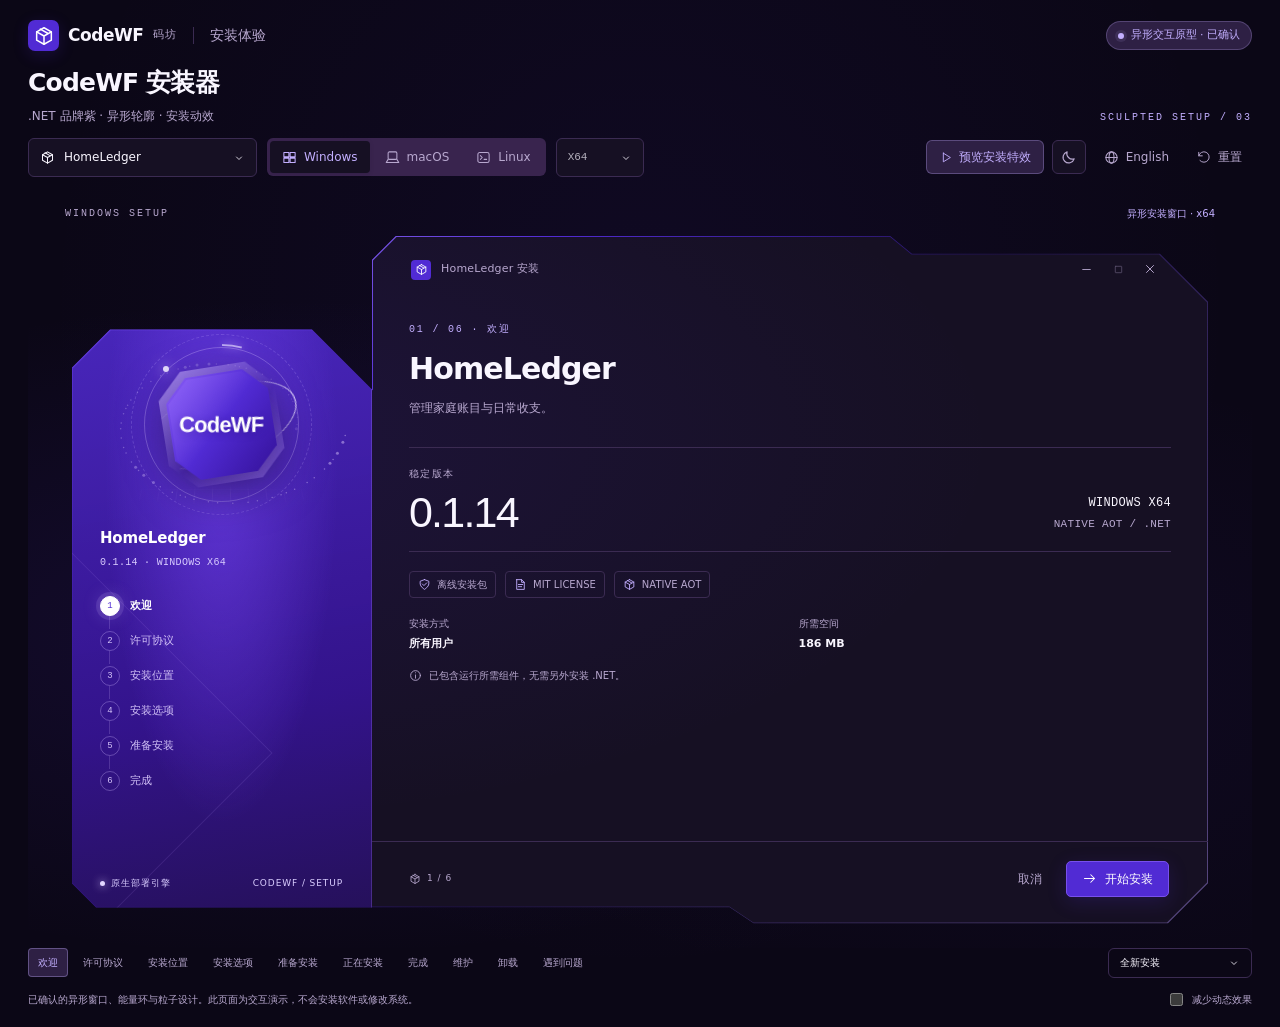
<file: design/CodeWF.安装器原型.html>
﻿<!doctype html>
<html lang="zh-CN" data-theme="dark">
<head>
<meta charset="utf-8">
<meta name="viewport" content="width=device-width,initial-scale=1">
<title>CodeWF 安装器 · 交互原型</title>
<style>
:root{color-scheme:light;--page:#f3f1f8;--surface:#fff;--raised:#f8f7fc;--line:#e5e1ee;--text:#262137;--muted:#706780;--purple:#512bd4;--accent:#512bd4;--soft:#eee9fc;--success:#147537;--error:#b42318;--shadow:0 28px 80px -24px #25104b44;--field:#fff;--track:#e9e4f2}
[data-theme=dark]{color-scheme:dark;--page:#111019;--surface:#1d1a28;--raised:#242030;--line:#3a334b;--text:#f3effb;--muted:#b8adc9;--accent:#bda7ff;--soft:#33264f;--success:#76d998;--error:#ffaaa3;--shadow:0 28px 80px -24px #000b;--field:#221e2d;--track:#3a314b}
*{box-sizing:border-box}body{margin:0;background:var(--page);color:var(--text);font:14px/1.5 "Segoe UI","Microsoft YaHei UI",system-ui,sans-serif;transition:background .2s,color .2s}button,input,select{font:inherit}button,select{cursor:pointer}button{color:inherit}button:disabled{cursor:default;opacity:.46}button:focus-visible,a:focus-visible,input:focus-visible,select:focus-visible,[tabindex]:focus-visible{outline:3px solid var(--accent);outline-offset:3px}button{transition:background .16s,transform .16s,box-shadow .16s}button:active:not(:disabled){transform:translateY(1px)}button svg{pointer-events:none}svg{flex:none;vertical-align:middle}button{border:0}h1,h2,h3,p{margin:0}h1{font-size:27px;letter-spacing:-.7px;font-weight:650}h2{font-size:27px;line-height:1.3;letter-spacing:-.5px;font-weight:650}h3{font-size:15px;font-weight:600}.page{max-width:1256px;margin:auto;padding:25px 28px 20px}.masthead{display:flex;align-items:center;justify-content:space-between;margin-bottom:22px}.identity{display:flex;align-items:center;gap:11px}.brandmark{display:grid;place-items:center;width:31px;height:31px;border-radius:9px;background:var(--purple);color:#fff}.wordmark{font-size:17px;font-weight:700;letter-spacing:-.45px}.mast-divider{width:1px;height:17px;background:var(--line);margin:0 5px}.muted{color:var(--muted)}.preview-pill{display:inline-flex;align-items:center;gap:7px;border:1px solid var(--line);border-radius:20px;background:var(--surface);padding:5px 11px;color:var(--muted);font-size:11px}.preview-dot{width:6px;height:6px;border-radius:50%;background:var(--accent)}.heading{display:flex;align-items:flex-end;justify-content:space-between;gap:20px;margin-bottom:19px}.heading p{color:var(--muted);font-size:12px;margin-top:5px}.heading-code{font:10px/1.5 Consolas,monospace;letter-spacing:1.2px;color:var(--muted)}.toolbar{display:flex;align-items:center;justify-content:space-between;gap:14px;margin-bottom:17px;flex-wrap:wrap}.toolbar-left,.toolbar-right{display:flex;align-items:center;gap:10px}.select-wrap{position:relative;display:flex;align-items:center;gap:9px;min-width:205px;border:1px solid var(--line);background:var(--surface);border-radius:9px;padding:0 11px}.select-wrap select{appearance:none;background:none;color:var(--text);border:0;outline:none;min-height:37px;width:100%;padding-right:18px;font-size:12px;text-align:left}.select-wrap>svg:last-child{position:absolute;right:10px;color:var(--muted);pointer-events:none}.segment{display:flex;gap:3px;background:var(--track);padding:3px;border-radius:10px}.segment button{display:flex;align-items:center;gap:7px;padding:7px 12px;border-radius:7px;background:transparent;color:var(--muted);font-size:12px}.segment button[aria-pressed=true]{background:var(--surface);color:var(--accent);box-shadow:0 1px 4px #180a2820}.icon-button{display:inline-grid;place-items:center;width:34px;height:34px;border:1px solid var(--line);border-radius:8px;background:var(--surface);color:var(--muted)}.icon-button:hover{background:var(--soft);color:var(--accent)}.text-button{display:flex;align-items:center;gap:7px;padding:8px 10px;background:none;font-size:12px;color:var(--muted);border-radius:7px}.text-button:hover{background:var(--soft);color:var(--accent)}.arch{min-width:88px}.arch select{font:11px Consolas,monospace}.stage{position:relative;background:radial-gradient(ellipse at 8% 2%,#8f6ced20,transparent 50%),radial-gradient(ellipse at 100% 100%,#5b32ba15,transparent 45%),var(--raised);padding:27px 31px 30px;border:1px solid var(--line);border-radius:18px;min-height:710px}.stage-meta{display:flex;align-items:center;justify-content:space-between;font-size:10px;color:var(--muted);margin-bottom:14px}.stage-meta span:first-child{letter-spacing:1.2px;font-family:Consolas,monospace}.window{position:relative;width:min(1060px,100%);height:634px;margin:auto;background:var(--surface);border:1px solid var(--line);border-radius:12px;overflow:hidden;box-shadow:var(--shadow);transition:opacity .18s,transform .18s}.window.hidden-window{display:none}.window.minimized{height:42px}.titlebar{height:42px;display:flex;align-items:center;justify-content:space-between;border-bottom:1px solid var(--line);background:var(--surface);user-select:none}.titlebar-label{display:flex;align-items:center;gap:9px;padding-left:16px;font-size:11px;font-weight:500;min-width:0}.titlebar-label span{overflow:hidden;text-overflow:ellipsis;white-space:nowrap}.mini-logo{display:grid;place-items:center;background:var(--purple);color:#fff;width:19px;height:19px;border-radius:5px}.caption-buttons{display:flex;height:100%}.caption-buttons button{display:grid;place-items:center;width:43px;background:none;color:var(--muted);border-radius:0}.caption-buttons button:hover{background:var(--raised)}.caption-buttons .close:hover{background:#c42b1c;color:#fff}.mac-traffic{display:flex;gap:8px;padding:0 16px}.mac-traffic button{width:12px;height:12px;padding:0;border-radius:50%;background:#ff5f57;box-shadow:inset 0 0 0 1px #0002}.mac-traffic button:nth-child(2){background:#febc2e}.mac-traffic button:nth-child(3){background:#28c840}.mac-title{flex:1;text-align:center;font-size:12px;font-weight:600;margin-right:83px}.wizard{height:calc(100% - 42px);display:grid;grid-template-columns:230px 1fr;grid-template-rows:1fr 73px}.sidebar{position:relative;grid-row:1/3;background:linear-gradient(150deg,#512bd4,#3e1caa);color:#fff;padding:30px 27px;overflow:hidden;display:flex;flex-direction:column}.sidebar:after{content:"";position:absolute;width:280px;height:280px;border:1px solid #ffffff13;border-radius:60px;transform:rotate(32deg);left:-160px;bottom:-95px;pointer-events:none}.side-brand{display:flex;align-items:center;gap:10px;font-size:13px;font-weight:600;letter-spacing:.2px}.side-brand svg{opacity:.9}.side-product{margin-top:25px;font-size:18px;font-weight:600;line-height:1.45;overflow-wrap:anywhere}.side-meta{font-size:10px;color:#ddd2ff;margin-top:8px;font-family:Consolas,monospace}.steps{list-style:none;margin:29px 0 0;padding:0;display:grid;gap:0}.steps li{position:relative;display:flex;align-items:center;gap:11px;min-height:43px;font-size:12px;color:#d0c1f5}.steps li:not(:last-child):after{content:"";width:1px;height:16px;background:#ffffff27;position:absolute;top:34px;left:10px}.step-no{width:22px;height:22px;border:1px solid #ffffff49;border-radius:50%;display:grid;place-items:center;font:10px Consolas,monospace}.steps li.active{color:white;font-weight:600}.steps li.active .step-no{background:#fff;color:#512bd4;border-color:#fff;box-shadow:0 0 0 4px #ffffff16}.steps li.done .step-no{background:#ffffff17;border-color:#ffffff50;color:#fff}.side-foot{margin-top:auto;font-size:10px;color:#ddd2ff;display:flex;gap:7px;align-items:center;padding-top:20px}.screen{padding:30px 36px;overflow:auto;min-height:0}.screen-enter{animation:enter .22s ease-out}@keyframes enter{from{transform:translateY(4px)}to{transform:none}}.eyebrow{display:flex;align-items:center;gap:7px;color:var(--accent);font:10px/1.5 Consolas,monospace;letter-spacing:.8px;margin-bottom:9px}.intro{font-size:12px;color:var(--muted);line-height:1.7;margin-top:9px;max-width:530px}.welcome-hero{display:flex;gap:21px;align-items:center;padding:27px 0 21px}.product-icon{position:relative;display:grid;place-items:center;width:79px;height:79px;border-radius:22px;background:linear-gradient(135deg,#6d44ed,#3c1ba5);box-shadow:0 8px 20px -8px #512bd489;color:#fff;flex:none}.product-icon:after{content:"";position:absolute;inset:1px;border:1px solid #ffffff25;border-radius:21px;pointer-events:none}.product-icon.large{width:92px;height:92px;border-radius:25px}.hero-name{font-size:21px;font-weight:600;letter-spacing:-.45px;margin-bottom:3px}.hero-tagline{font-size:12px;color:var(--muted);max-width:365px}.tag{display:inline-flex;align-items:center;gap:5px;border:1px solid var(--line);border-radius:5px;font-size:10px;padding:3px 7px;color:var(--muted);background:var(--surface)}.tags{display:flex;gap:7px;flex-wrap:wrap;margin-top:12px}.facts{display:grid;grid-template-columns:1fr 1fr;border:1px solid var(--line);border-radius:10px;background:var(--raised);margin-top:18px}.fact{padding:13px 15px;min-width:0}.fact+ .fact{border-left:1px solid var(--line)}.fact dt,.summary dt{font-size:11px;color:var(--muted);margin-bottom:5px}.fact dd{margin:0;font-size:12px;font-weight:600}.hint-line{display:flex;gap:7px;align-items:flex-start;font-size:11px;color:var(--muted);margin-top:17px;line-height:1.6}.hint-line svg{margin-top:1px}.footer{grid-column:2;display:flex;align-items:center;justify-content:space-between;border-top:1px solid var(--line);padding:0 27px;background:var(--surface);gap:12px}.footer-info{font-size:10px;color:var(--muted);display:flex;align-items:center;gap:6px}.actions{display:flex;align-items:center;gap:8px}.btn{display:inline-flex;justify-content:center;align-items:center;gap:8px;min-height:34px;padding:7px 14px;border:1px solid var(--line);border-radius:7px;background:var(--surface);font-size:12px;font-weight:500;white-space:nowrap}.btn:hover{background:var(--raised);border-color:var(--accent)}.btn.primary{background:var(--purple);color:#fff;border-color:var(--purple);box-shadow:0 2px 4px #27105014}.btn.primary:hover{background:#4520bd;border-color:#4520bd;box-shadow:0 3px 10px #512bd433}.btn.primary:active{background:#391a9d}.btn.quiet{border-color:transparent;background:transparent;color:var(--muted)}.btn.danger{background:var(--error);border-color:var(--error);color:var(--surface)}.license{height:228px;margin-top:20px;padding:16px 19px;border:1px solid var(--line);border-radius:8px;background:var(--raised);font:11px/1.7 Consolas,monospace;white-space:pre-wrap;overflow:auto;color:var(--text)}.check-row{display:flex;align-items:flex-start;gap:9px;cursor:pointer;margin-top:17px;font-size:12px}.check-row input{accent-color:var(--purple);margin:3px 0 0;width:15px;height:15px;flex:none}.check-row small{display:block;color:var(--muted);font-size:11px;margin-top:3px}.section-label{font-size:12px;font-weight:600;margin-bottom:9px;margin-top:21px}.scope-choices{display:grid;grid-template-columns:1fr 1fr;gap:10px}.choice{position:relative;display:flex;align-items:flex-start;gap:10px;border:1px solid var(--line);border-radius:8px;padding:12px;background:var(--surface);font-size:12px;cursor:pointer;min-width:0}.choice.selected{border-color:var(--accent);background:var(--soft);box-shadow:0 0 0 1px var(--accent)}.choice.disabled{opacity:.48;cursor:default}.choice input{accent-color:var(--purple);margin:3px 0 0;flex:none}.choice small{display:block;font-size:10px;color:var(--muted);margin-top:4px;line-height:1.5}.field-row{display:flex;align-items:center;gap:8px}.field-row input,.input-field{width:100%;min-width:0;background:var(--field);border:1px solid var(--line);border-radius:7px;padding:9px 11px;color:var(--text);font-size:12px}.field-row input{font-family:Consolas,monospace}.field-error{font-size:11px;color:var(--error);min-height:17px;margin-top:5px}.field-row input[aria-invalid=true]{border-color:var(--error)}.space-info{display:flex;gap:20px;font-size:10px;color:var(--muted);margin-top:5px}.option-list{display:grid;gap:11px;margin-top:24px}.option-list .check-row{margin:0;padding:14px;border:1px solid var(--line);border-radius:8px}.option-list .check-row:has(input:checked){border-color:var(--accent);background:var(--soft)}.summary{margin-top:22px;border:1px solid var(--line);border-radius:10px;overflow:hidden}.summary-row{display:grid;grid-template-columns:120px 1fr;padding:12px 15px;border-top:1px solid var(--line);font-size:12px;gap:12px}.summary-row:first-child{border-top:0}.summary-row dt{margin:0}.summary-row dd{margin:0;overflow-wrap:anywhere}.summary-row .path{font:11px/1.6 Consolas,monospace}.progress-heading{display:flex;justify-content:space-between;align-items:center;margin-top:30px}.percent{font-size:46px;font-weight:300;line-height:1;letter-spacing:-2px}.percent small{font-size:18px;letter-spacing:0;margin-left:3px;color:var(--muted)}.progress-title{font-size:13px;font-weight:600}.progress-path{font:10px/1.5 Consolas,monospace;color:var(--muted);margin-top:5px}.progress-track{height:7px;border-radius:5px;background:var(--track);overflow:hidden;margin-top:17px}.progress-fill{position:relative;width:0;height:100%;background:linear-gradient(90deg,#512bd4,#8354ed);border-radius:5px;transition:width .25s;overflow:hidden}.progress-fill:after{content:"";position:absolute;inset:0;background:linear-gradient(90deg,transparent,#ffffff40,transparent);transform:translateX(-100%);animation:sweep 1.6s linear infinite}@keyframes sweep{to{transform:translateX(100%)}}.phases{display:grid;gap:12px;margin-top:27px;font-size:12px}.phase{display:flex;align-items:center;gap:10px;color:var(--muted)}.phase.active{color:var(--accent);font-weight:600}.phase.done{color:var(--text)}.phase-symbol{width:20px;display:grid;place-items:center}.phase.done .phase-symbol{color:var(--success)}.spinner{width:14px;height:14px;border:1.5px solid var(--line);border-top-color:var(--accent);border-radius:50%;animation:spin 1s linear infinite}@keyframes spin{to{transform:rotate(360deg)}}.success-ring{width:68px;height:68px;border-radius:50%;display:grid;place-items:center;background:var(--soft);color:var(--accent);margin:4px 0 21px}.complete-info{font-size:12px;line-height:1.8;color:var(--muted);margin-top:11px}.complete-location{background:var(--raised);border:1px solid var(--line);border-radius:8px;padding:12px 14px;font:11px/1.6 Consolas,monospace;margin-top:22px;overflow-wrap:anywhere}.maintenance-options{display:grid;grid-template-columns:1fr 1fr;gap:13px;margin-top:25px}.maintenance-options button{display:flex;flex-direction:column;text-align:left;align-items:flex-start;gap:10px;padding:18px;border:1px solid var(--line);border-radius:10px;background:var(--surface)}.maintenance-options button.selected{border-color:var(--accent);background:var(--soft)}.maintenance-options button svg{color:var(--accent)}.maintenance-options small{font-size:11px;color:var(--muted);line-height:1.6}.error-ring{background:color-mix(in srgb,var(--error) 10%,transparent);color:var(--error)}.error-detail{padding:13px 15px;background:var(--raised);border:1px solid var(--line);border-left:3px solid var(--error);border-radius:7px;margin-top:23px;font-size:12px}.error-detail small{display:block;margin-top:6px;color:var(--muted);font:10px Consolas,monospace}.preview-controls{display:flex;align-items:center;justify-content:space-between;gap:12px;margin-top:18px;flex-wrap:wrap}.stage-buttons{display:flex;align-items:center;gap:5px;flex-wrap:wrap;min-width:0}.stage-buttons button{padding:5px 9px;border:1px solid transparent;border-radius:6px;background:transparent;font-size:10px;color:var(--muted)}.stage-buttons button:hover{background:var(--soft);color:var(--accent)}.stage-buttons button.active{background:var(--surface);border-color:var(--line);color:var(--accent)}.scenario-select{min-width:144px;flex:none;background:transparent}.scenario-select select{min-height:28px;font-size:10px}.footnote{display:flex;justify-content:space-between;gap:18px;align-items:center;font-size:10px;color:var(--muted);margin-top:16px}.footnote p{max-width:830px}.reduced-control{display:flex;align-items:center;gap:6px;white-space:nowrap;cursor:pointer}.reduced-control input{accent-color:var(--purple)}.restore{display:none;min-height:520px;place-items:center;text-align:center}.restore h3{margin:16px 0 12px}.restore.show{display:grid}.toast{position:fixed;left:50%;bottom:28px;transform:translate(-50%,12px);background:var(--text);color:var(--surface);padding:10px 17px;border-radius:9px;font-size:12px;box-shadow:0 8px 30px #0002;opacity:0;pointer-events:none;transition:opacity .18s,transform .18s;z-index:30}.toast.show{opacity:1;transform:translate(-50%,0)}.modal-backdrop{position:absolute;inset:42px 0 0;display:grid;place-items:center;background:#11101d55;backdrop-filter:blur(3px);z-index:10;padding:22px}.dialog{width:min(438px,100%);background:var(--surface);border:1px solid var(--line);border-radius:12px;box-shadow:0 20px 55px #0004;padding:25px}.dialog h3{font-size:19px;display:flex;align-items:center;gap:10px}.dialog p{font-size:12px;color:var(--muted);margin-top:12px;line-height:1.8}.dialog .actions{justify-content:flex-end;margin-top:24px}.dialog label{display:block;font-size:11px;color:var(--muted);margin-top:15px;margin-bottom:5px}.dialog .input-field{font-size:12px}.dialog-meta{border:1px solid var(--line);background:var(--raised);padding:12px;margin-top:18px;border-radius:7px;font-size:11px;line-height:1.8}.picker-options{display:grid;gap:9px;margin-top:18px}.picker-options button{display:flex;align-items:center;gap:11px;border:1px solid var(--line);background:var(--raised);padding:13px;border-radius:7px;text-align:left;font-size:12px}.picker-options button:hover{border-color:var(--accent)}
/* macOS 与 Linux 保留平台自己的安装模型，不套 Windows 向导。 */
.native-shell{height:calc(100% - 42px);display:flex;flex-direction:column;background:var(--raised)}.finder-toolbar{display:flex;align-items:center;justify-content:space-between;padding:12px 21px;border-bottom:1px solid var(--line);font-size:11px;background:var(--surface)}.finder-content{position:relative;flex:1;display:flex;flex-direction:column;align-items:center;padding:36px 30px;overflow:auto;background:radial-gradient(ellipse at 50% 80%,#875ce524,transparent 65%),var(--surface)}.finder-content .eyebrow{font-family:inherit;letter-spacing:0;font-size:11px}.finder-content h2{font-size:24px;text-align:center;margin-top:4px}.dmg-items{display:flex;align-items:center;justify-content:center;gap:50px;width:100%;margin:40px 0 25px}.dmg-item{display:flex;flex-direction:column;align-items:center;gap:12px;padding:14px 18px;border:1px solid transparent;border-radius:14px;background:transparent;min-width:160px;max-width:220px;font-size:12px;color:var(--text);text-align:center}.dmg-item:hover,.dmg-item.drag-over{background:var(--soft);border-color:var(--accent)}.dmg-item[draggable=true]{cursor:grab}.dmg-item[draggable=true]:active{cursor:grabbing}.applications-folder{color:var(--accent);width:92px;height:92px;display:grid;place-items:center}.drag-arrow{color:var(--muted);opacity:.6}.dmg-sub{font-size:11px;color:var(--muted);text-align:center;max-width:470px;line-height:1.8}.finder-status{display:flex;align-items:center;justify-content:space-between;font-size:10px;color:var(--muted);border-top:1px solid var(--line);padding:9px 20px;background:var(--surface)}.copied-badge{display:inline-flex;align-items:center;gap:7px;color:var(--success);background:var(--raised);border:1px solid var(--line);padding:8px 13px;border-radius:20px;font-size:12px;margin-top:12px}.pkg .sidebar{background:var(--raised);color:var(--text);border-right:1px solid var(--line)}.pkg .side-meta,.pkg .side-foot{color:var(--muted)}.pkg .steps li{color:var(--muted)}.pkg .steps li.active{color:var(--accent)}.pkg .step-no{border-color:var(--line)}.pkg .steps li.active .step-no{background:var(--purple);color:white;border-color:var(--purple);box-shadow:0 0 0 4px var(--soft)}.pkg .steps li.done .step-no{color:var(--success);background:var(--soft);border-color:var(--line)}.pkg .steps li:not(:last-child):after{background:var(--line)}.pkg .side-brand{color:var(--accent)}.pkg .sidebar:after{border-color:var(--line)}.native-volume{margin-top:25px;padding:22px;border:1px solid var(--accent);border-radius:12px;background:var(--soft);display:flex;gap:18px;align-items:center}.native-volume svg{color:var(--accent)}.native-volume small{display:block;color:var(--muted);font-size:11px;margin-top:5px}.linux-content{padding:30px 37px;overflow:auto;flex:1;background:var(--surface)}.linux-head{display:flex;align-items:flex-start;justify-content:space-between;gap:18px}.linux-product{display:flex;align-items:center;gap:19px}.linux-product .hero-name{font-size:24px}.linux-product .tags{margin-top:7px}.linux-action{padding-top:10px}.linux-action .btn{min-width:110px}.linux-info{display:grid;grid-template-columns:repeat(4,1fr);border:1px solid var(--line);border-radius:10px;margin-top:28px;background:var(--raised)}.linux-info>div{padding:15px 14px;border-left:1px solid var(--line);font-size:11px}.linux-info>div:first-child{border-left:0}.linux-info label{display:block;color:var(--muted);font-size:10px;margin-bottom:5px}.linux-description{margin-top:24px;font-size:12px;line-height:1.8;max-width:650px;color:var(--muted)}.linux-permission{margin-top:24px;padding:14px;border:1px solid var(--line);border-radius:9px;display:flex;align-items:center;gap:12px;font-size:12px}.linux-permission svg{color:var(--accent)}.linux-permission small{display:block;color:var(--muted);font-size:10px;margin-top:4px}.linux-bottom{margin-top:22px;display:flex;justify-content:space-between;align-items:center}.linux-source{font-size:10px;color:var(--muted)}.linux-source code{font-family:Consolas,monospace}.linux-progress{margin-top:23px;padding:20px;border:1px solid var(--line);border-radius:9px}.linux-progress .progress-heading{margin-top:0}.linux-progress .percent{font-size:28px}.native-submode{display:flex;gap:2px}.native-submode button{border-radius:5px;font-size:10px;color:var(--muted);background:transparent;padding:4px 8px}.native-submode button[aria-pressed=true]{color:var(--accent);background:var(--soft)}
[data-reduced=true] *,[data-reduced=true] *:before,[data-reduced=true] *:after{animation:none!important;transition:none!important;scroll-behavior:auto!important}@media(prefers-reduced-motion:reduce){*,*:before,*:after{animation:none!important;transition:none!important;scroll-behavior:auto!important}}@media(max-width:1080px){.page{padding:20px}.toolbar{gap:10px}.select-wrap{min-width:180px}.segment button{padding:7px 9px}.stage{padding:22px 17px}.wizard{grid-template-columns:200px 1fr}.sidebar{padding:27px 22px}.screen{padding:27px}.footer{padding:0 20px}.heading-code{display:none}.stage{min-height:700px}.dmg-items{gap:25px}.toolbar-right{gap:7px}}@media(max-width:780px){.page{padding:14px}.masthead{margin-bottom:17px}.masthead .muted{display:none}.heading{margin-bottom:15px}h1{font-size:24px}.toolbar{align-items:stretch}.toolbar-left,.toolbar-right{flex-wrap:wrap;gap:7px}.stage{padding:13px;min-height:650px}.window{height:590px}.wizard{grid-template-columns:150px 1fr}.sidebar{padding:24px 16px}.side-product{font-size:14px}.side-brand{font-size:12px;gap:5px}.side-brand svg{width:17px}.steps li{font-size:10px;gap:7px}.screen{padding:23px}.scope-choices,.maintenance-options{grid-template-columns:1fr;gap:8px}.choice{padding:9px}.choice small{display:none}.fact{padding:12px}h2{font-size:23px}.footer-info{display:none}.footer{justify-content:flex-end;padding:0 13px}.btn{padding:7px 11px;font-size:11px}.hero-name{font-size:18px}.welcome-hero{gap:14px}.product-icon{width:62px;height:62px;border-radius:17px}.product-icon svg{width:35px}.footnote{align-items:flex-start}.heading p{font-size:11px}.linux-content{padding:22px}.linux-product .hero-name{font-size:20px}.linux-info{grid-template-columns:1fr 1fr}.linux-info>div:nth-child(3){border-left:0;border-top:1px solid var(--line)}.linux-info>div:nth-child(4){border-top:1px solid var(--line)}.linux-head{flex-wrap:wrap}.dmg-item{min-width:120px;padding:10px}.dmg-items{gap:9px}.finder-content{padding:30px 16px}.dmg-item .product-icon.large{width:75px;height:75px}.applications-folder{width:75px;height:75px}.applications-folder svg{width:75px}.summary-row{grid-template-columns:90px 1fr;font-size:11px;padding:11px}.summary-row dt{font-size:10px}.side-foot{font-size:9px}}@media(max-width:560px){.sidebar{display:none}.wizard{grid-template-columns:1fr}.footer{grid-column:1}.screen{padding:24px}.window{height:600px}.stage{min-height:660px}.scope-choices{grid-template-columns:1fr 1fr}.mast-divider,.heading p{display:none}.stage-meta{font-size:9px}.footnote{flex-direction:column;gap:10px}.product-select{width:100%}.toolbar-left{width:100%}.segment{flex:1}.segment button{flex:1;justify-content:center}.arch{min-width:70px}.dmg-items{margin:35px 0 20px}.dmg-item{max-width:135px;font-size:10px}.drag-arrow{width:24px}.finder-content h2{font-size:21px}.preview-controls{gap:10px}.linux-product .product-icon{width:55px;height:55px}.linux-product{gap:13px}}
</style>
<style id="sculpted-net-theme">
/* 异形窗口与 CodeWF 品牌视觉；.NET 紫仅作为配色，平台行为由状态机模拟。 */
:root{--page:#f0ecfa;--surface:#fff;--raised:#f7f4fe;--line:#e2d9f2;--text:#24163e;--muted:#79668e;--purple:#512bd4;--accent:#512bd4;--soft:#ede7fc;--field:#fff;--track:#e9e0f7}
[data-theme=dark]{--page:#0b0716;--surface:#161023;--raised:#20172f;--line:#3b2b52;--text:#f9f6ff;--muted:#b8a8cf;--accent:#c3afff;--soft:#2e2044;--field:#1d142c;--track:#39244e}
body{background:radial-gradient(ellipse at 50% 30%,#512bd411,transparent 66%),var(--page);transition:none}
.page{max-width:1312px;padding:20px 28px 18px}.masthead{margin-bottom:13px}.brandmark{background:#512bd4;border-radius:7px;box-shadow:0 4px 16px #512bd433}.heading{margin-bottom:13px}.heading h1{font-size:25px;letter-spacing:-.8px}.heading-code{color:var(--accent);letter-spacing:2px}.heading p{font-size:12px}.toolbar{margin-bottom:10px}.toolbar-right{gap:8px}.select-wrap,.segment,.icon-button{border-radius:6px}.segment button{border-radius:4px}.preview-pill{color:var(--accent);border-color:color-mix(in srgb,var(--accent) 25%,transparent);background:var(--soft)}.preview-dot{box-shadow:0 0 0 3px color-mix(in srgb,var(--accent) 10%,transparent)}
.effects-button{display:flex;align-items:center;gap:7px;min-height:34px;padding:7px 12px;color:var(--accent);background:var(--soft);border:1px solid color-mix(in srgb,var(--accent) 30%,transparent);border-radius:6px;font-size:12px}.effects-button:hover{border-color:var(--accent);box-shadow:0 0 20px #512bd420}
.stage{padding:19px 28px 24px;min-height:754px;background:radial-gradient(ellipse at 22% 58%,#512bd422,transparent 53%),radial-gradient(ellipse at 78% 65%,#512bd410,transparent 45%);border:0;border-radius:0;isolation:isolate}
.stage:before{content:"";position:absolute;inset:10px 0;background-image:radial-gradient(var(--accent) .65px,transparent .65px);background-size:22px 22px;opacity:.09;z-index:-1;mask-image:radial-gradient(ellipse,black 20%,transparent 72%)}
.stage-meta{margin:0 9px 15px;font-size:10px}.stage-meta span:first-child{letter-spacing:2px}.stage-meta span:last-child{color:var(--accent)}
.window[data-installer-platform=windows]{--silhouette:polygon(0 32px,32px 0,72% 0,calc(72% + 22px) 18px,calc(100% - 48px) 18px,100% 66px,100% calc(100% - 40px),calc(100% - 40px) 100%,60% 100%,calc(60% - 24px) calc(100% - 16px),24px calc(100% - 16px),0 calc(100% - 40px));width:min(1136px,100%);height:688px;isolation:isolate;overflow:hidden;border:0;border-radius:0;background:transparent;clip-path:var(--silhouette);box-shadow:none}
.window[data-installer-platform=windows]:before{content:"";position:absolute;inset:0;z-index:-2;clip-path:var(--silhouette);background:linear-gradient(130deg,#b799ff 0%,#512bd4 28%,#512bd444 55%,#b799ff70 100%);pointer-events:none}
.window[data-installer-platform=windows]:after{content:"";position:absolute;inset:1px;z-index:-1;clip-path:var(--silhouette);background:radial-gradient(ellipse at 10% 30%,#512bd422,transparent 56%),var(--surface);pointer-events:none}
.window[data-installer-platform=windows] .titlebar{height:60px;padding:8px 42px 0 16px;background:none;border:0;position:relative}.window[data-installer-platform=windows] .titlebar-label{padding-left:23px;gap:10px;font-size:11px;letter-spacing:.2px;color:var(--muted)}.window[data-installer-platform=windows] .mini-logo{background:#512bd4;border-radius:4px;width:20px;height:20px}.window[data-installer-platform=windows] .caption-buttons{height:31px;align-self:center}.window[data-installer-platform=windows] .caption-buttons button{width:32px;height:30px;border-radius:4px}.window[data-installer-platform=windows] .caption-buttons button:hover{background:var(--soft)}.window[data-installer-platform=windows] .caption-buttons .close:hover{background:#b4233e}
.window[data-installer-platform=windows] .wizard{height:calc(100% - 60px);grid-template-columns:300px minmax(0,1fr);grid-template-rows:minmax(0,1fr) 83px}
.window[data-installer-platform=windows] .sidebar{padding:8px 28px 33px;background:radial-gradient(ellipse at 50% 27%,#7041edaa,transparent 55%),linear-gradient(170deg,#512bd4dd,#34138ff5 65%,#25105af5);border-right:1px solid #b997ff35;overflow:hidden}
.window[data-installer-platform=windows] .sidebar:after{width:310px;height:310px;border-radius:0;transform:rotate(45deg);left:-176px;bottom:15px;border-color:#b799ff22}
.side-brand{font-size:12px;letter-spacing:1px;gap:10px}.side-brand>span:last-child{font:9px Consolas,monospace;letter-spacing:2px;color:#d6c6ff}.side-brand .brand-slash{width:1px;height:13px;background:#ffffff35;margin:0 2px}.side-product{font-size:15px;line-height:1.45;margin-top:0;font-weight:600;letter-spacing:-.2px}.side-meta{margin-top:6px;color:#d9cdff;font-size:10px;letter-spacing:.3px}.side-foot{position:relative;z-index:1;color:#d9cdff;justify-content:space-between;font-size:9px;letter-spacing:.9px;padding-top:13px}.side-foot .signal-indicator{display:flex;align-items:center;gap:6px}.side-foot i{width:5px;height:5px;border-radius:50%;background:#e2d6ff;box-shadow:0 0 8px #decfff}
.reactor{position:relative;height:190px;margin:8px -21px 8px;display:grid;place-items:center;perspective:700px}.reactor canvas{position:absolute;inset:0;width:100%;height:100%;pointer-events:none}.reactor-ring{position:absolute;border:1px solid #cfbaff55;border-radius:50%;width:155px;height:155px;pointer-events:none}.reactor-ring.ring-two{width:181px;height:181px;border-style:dashed;border-color:#c0a4ff40;animation:orbit 38s linear infinite}.reactor-ring.ring-three{width:156px;height:156px;border-left-color:transparent;border-right-color:#e3d7ff;transform:rotateX(62deg) rotateZ(-20deg);animation:orbital-tilt 12s linear infinite}.reactor-ring.ring-one:before{content:"";position:absolute;width:6px;height:6px;left:18px;top:18px;border-radius:50%;background:#e7deff;box-shadow:0 0 13px #d6bfff}
.reactor-progress{position:absolute;width:174px;height:174px;transform:rotate(-90deg);overflow:visible;opacity:.75}.reactor-progress circle{fill:none;stroke:#e1d4ff;stroke-width:1.8;stroke-dasharray:502.655;stroke-dashoffset:calc(502.655 * (1 - var(--install-progress,.04)));transition:stroke-dashoffset .3s ease;filter:drop-shadow(0 0 4px #dfcdff)}
.reactor-core{position:relative;display:grid;place-items:center;width:103px;height:103px;transform:rotate(-9deg);filter:drop-shadow(0 12px 22px #16063ca0);animation:core-float 6s ease-in-out infinite}.reactor-core:before{content:"";position:absolute;inset:-7px;background:linear-gradient(145deg,#d3beff99,#512bd400 55%,#c5a8ff55);clip-path:polygon(22% 0,78% 0,100% 22%,100% 78%,78% 100%,22% 100%,0 78%,0 22%)}.core-face{position:absolute;inset:0;background:linear-gradient(135deg,#895cf7,#512bd4 49%,#341199);clip-path:polygon(22% 0,78% 0,100% 22%,100% 78%,78% 100%,22% 100%,0 78%,0 22%)}.core-face:before{content:"";position:absolute;inset:2px;background:linear-gradient(135deg,#9d75ff55,transparent 50%);clip-path:inherit}.core-word{position:relative;transform:rotate(9deg);font:650 22px/1 "Segoe UI",sans-serif;letter-spacing:-.8px;color:white;text-shadow:0 2px 8px #21096b55}.core-word svg{stroke-width:2.3}.core-grid{position:absolute;width:200px;height:50px;bottom:0;left:calc(50% - 100px);background:repeating-linear-gradient(90deg,#b79afc22 0 1px,transparent 1px 18px),repeating-linear-gradient(0deg,#b79afc22 0 1px,transparent 1px 18px);transform:rotateX(68deg);mask-image:radial-gradient(ellipse,#000,transparent 70%)}
.steps{position:relative;margin-top:19px;gap:1px;z-index:1}.steps li{min-height:34px;font-size:11px;color:#d2c1f7;gap:10px}.steps li:not(:last-child):after{top:27px;left:9px;height:13px;background:#d7bfff30}.step-no{height:20px;width:20px;font-size:9px;border-color:#d0b6ff55}.steps li.active .step-no{box-shadow:0 0 0 4px #dbc5ff20,0 0 18px #b795ff55}.steps li.active{color:#fff}
.window[data-installer-platform=windows] .screen{position:relative;padding:26px 37px 20px;background:none}.window[data-installer-platform=windows] .screen h2{font-size:30px;line-height:1.28;letter-spacing:-.9px;font-weight:650}.window[data-installer-platform=windows] .eyebrow{font-size:10px;letter-spacing:1.8px;margin-bottom:13px}.window[data-installer-platform=windows] .intro{font-size:12px;margin-top:10px;line-height:1.8}.welcome-product{display:flex;align-items:center;gap:13px;margin-top:24px}.welcome-product .product-icon{width:47px;height:47px;border-radius:12px;box-shadow:none;background:#512bd4}.welcome-product .product-icon:after{border-radius:11px}.welcome-product .product-icon svg{width:25px;height:25px}.welcome-product .hero-name{font-size:15px;letter-spacing:-.1px}.welcome-product .hero-tagline{font-size:11px;max-width:100%}.release-spec{display:flex;align-items:flex-end;justify-content:space-between;border-top:1px solid var(--line);border-bottom:1px solid var(--line);margin-top:28px;padding:19px 0 17px;gap:20px}.release-version{font:300 43px/1 "Segoe UI",sans-serif;letter-spacing:-1.8px}.release-caption{display:block;font:10px/1.6 Consolas,monospace;letter-spacing:1.4px;color:var(--muted);margin-bottom:8px}.release-build{text-align:right;font:11px/1.8 Consolas,monospace;color:var(--muted);letter-spacing:.3px}.release-build strong{display:block;font-size:12px;font-weight:500;color:var(--text)}.welcome-capabilities{display:flex;gap:9px;flex-wrap:wrap;margin-top:19px}.welcome-capabilities span{display:flex;gap:6px;align-items:center;font-size:10px;color:var(--muted);border:1px solid var(--line);padding:5px 8px;border-radius:4px}.welcome-capabilities svg{color:var(--accent)}
.window[data-installer-platform=windows] .facts{margin-top:18px;background:transparent;border:0;gap:17px}.window[data-installer-platform=windows] .fact{padding:0}.window[data-installer-platform=windows] .fact+.fact{border:0}.window[data-installer-platform=windows] .fact dt{font-size:10px}.window[data-installer-platform=windows] .fact dd{font-size:11px}.window[data-installer-platform=windows] .hint-line{font-size:10px;margin-top:15px}.window[data-installer-platform=windows] .footer{border-color:var(--line);background:none;padding:0 39px 8px 37px}.window[data-installer-platform=windows] .footer-info{letter-spacing:1px;font-size:9px}.window[data-installer-platform=windows] .btn{border-radius:5px;min-height:36px;font-size:12px;padding:8px 15px}.window[data-installer-platform=windows] .btn.primary{position:relative;overflow:hidden;background:#512bd4;border-color:#7850ed;box-shadow:0 5px 19px #512bd433}.window[data-installer-platform=windows] .btn.primary:after{content:"";position:absolute;width:40px;inset-block:0;left:-60px;background:linear-gradient(90deg,transparent,#ffffff24,transparent);transform:skewX(-22deg);transition:left .5s}.window[data-installer-platform=windows] .btn.primary:hover{background:#6034e3;border-color:#a581ff;box-shadow:0 6px 24px #512bd455}.window[data-installer-platform=windows] .btn.primary:hover:after{left:calc(100% + 30px)}
.window[data-installer-platform=windows] .license{height:228px;font-size:11px;background:var(--raised);border-radius:5px}.window[data-installer-platform=windows] .choice,.window[data-installer-platform=windows] .option-list .check-row,.window[data-installer-platform=windows] .summary,.window[data-installer-platform=windows] .maintenance-options button{border-radius:5px}.window[data-installer-platform=windows] .field-row input{border-radius:5px}.window[data-installer-platform=windows] .option-list{gap:10px}.window[data-installer-platform=windows] .option-list .check-row{padding:13px}.window[data-installer-platform=windows] .summary-row{padding:11px 14px}.window[data-installer-platform=windows] .modal-backdrop{inset:60px 1px 17px;backdrop-filter:blur(8px);background:#0b061977}.window[data-installer-platform=windows] .dialog{border-radius:10px;border-color:color-mix(in srgb,var(--accent) 40%,var(--line));box-shadow:0 25px 100px #08021488}
.window[data-installer-platform=windows] .progress-heading{margin-top:24px;align-items:flex-end}.window[data-installer-platform=windows] .percent{font-size:64px;letter-spacing:-3px;font-weight:250;color:var(--text)}.window[data-installer-platform=windows] .percent small{font-size:20px;margin-left:6px}.window[data-installer-platform=windows] .progress-title{font-size:13px}.window[data-installer-platform=windows] .progress-path{max-width:350px;overflow:hidden;text-overflow:ellipsis;white-space:nowrap;font-size:10px}.window[data-installer-platform=windows] .progress-track{height:9px;margin-top:23px;border-radius:0;background:var(--track);overflow:visible}.window[data-installer-platform=windows] .progress-fill{border-radius:0;background:linear-gradient(90deg,#512bd4,#9d71ff);box-shadow:0 0 24px #512bd444;overflow:hidden;max-width:100%}.window[data-installer-platform=windows] .progress-track:after{content:"";position:absolute;inset:0;background:repeating-linear-gradient(90deg,transparent 0 30px,var(--surface) 30px 33px);pointer-events:none}.window[data-installer-platform=windows] .progress-track{position:relative}.window[data-installer-platform=windows] .phases{grid-template-columns:1fr 1fr;gap:12px;margin-top:25px}.window[data-installer-platform=windows] .phase{padding:12px 10px;border:1px solid var(--line);border-radius:5px;font-size:11px;min-height:45px}.window[data-installer-platform=windows] .phase.active{border-color:color-mix(in srgb,var(--accent) 50%,transparent);background:var(--soft)}.progress-telemetry{display:flex;justify-content:space-between;align-items:center;margin-top:20px;font:9px/1.6 Consolas,monospace;color:var(--muted);letter-spacing:.4px}.telemetry-wave{display:flex;align-items:center;gap:3px;height:21px}.telemetry-wave i{display:block;width:3px;height:5px;transform-origin:center;background:var(--accent);animation:wave 1.1s ease-in-out infinite alternate;animation-delay:calc(var(--i) * -.12s)}.telemetry-caption{margin-left:9px;font-size:9px;letter-spacing:1px}.progress-telemetry .engine-label{display:flex;align-items:center}.installing .reactor-core,.repairing .reactor-core{animation:core-charge 1.8s ease-in-out infinite}.installing .ring-two,.repairing .ring-two{animation-duration:11s}.installing .ring-three,.repairing .ring-three{animation-duration:5s}.complete .reactor-core{animation:core-float 6s ease-in-out infinite}.complete .reactor-ring.ring-one{border-color:#e4d4ff88}.complete .success-ring{animation:completion-mark .5s cubic-bezier(.22,1,.36,1);background:var(--soft);border:1px solid color-mix(in srgb,var(--accent) 35%,transparent);box-shadow:0 0 35px #512bd422;width:72px;height:72px}
.window[data-installer-platform=windows].minimized{height:60px}.window[data-installer-platform=windows].minimized .wizard{display:none}.window[data-installer-platform=windows].minimized{clip-path:polygon(0 16px,16px 0,100% 0,100% 100%,0 100%)}
.preview-controls{margin-top:0}.stage-buttons button{border-radius:4px;padding:6px 9px;font-size:10px}.stage-buttons button.active{background:var(--soft);border-color:color-mix(in srgb,var(--accent) 35%,transparent)}.footnote{font-size:10px;margin-top:12px}.footnote p{max-width:85%}
@keyframes orbit{to{transform:rotate(360deg)}}@keyframes orbital-tilt{from{transform:rotate(-20deg) scaleY(.48)}to{transform:rotate(340deg) scaleY(.48)}}@keyframes core-float{0%,100%{transform:translateY(0) rotate(-9deg)}50%{transform:translateY(-3px) rotate(-9deg)}}@keyframes core-charge{0%,100%{transform:translateY(0) scale(1) rotate(-9deg)}50%{transform:translateY(-1.5px) scale(1.015) rotate(-9deg)}}@keyframes wave{to{transform:scaleY(2.4)}}@keyframes completion-ripple{from{transform:scale(.6);opacity:1}to{transform:scale(1.8);opacity:0}}@keyframes completion-mark{from{transform:translateY(4px) scale(.96)}to{transform:translateY(0) scale(1)}}
@media(max-width:1150px){.page{padding-inline:22px}.stage{padding-inline:0}.window[data-installer-platform=windows] .wizard{grid-template-columns:276px minmax(0,1fr)}.window[data-installer-platform=windows] .screen{padding-inline:28px}.window[data-installer-platform=windows] .footer{padding-inline:28px}.toolbar-left{gap:7px}.toolbar-right{gap:4px}.effects-button{padding-inline:9px}.window[data-installer-platform=windows] .sidebar{padding-inline:25px}.window[data-installer-platform=windows] .screen h2{font-size:28px}}
@media(max-width:900px){.window[data-installer-platform=windows] .wizard{grid-template-columns:226px minmax(0,1fr)}.window[data-installer-platform=windows] .sidebar{padding-inline:19px}.window[data-installer-platform=windows] .screen{padding-inline:22px}.window[data-installer-platform=windows] .screen h2{font-size:25px}.window[data-installer-platform=windows] .footer{padding-inline:22px}.side-product{font-size:13px}.reactor{margin-inline:-15px}.effects-button span{display:none}.heading-code{display:none}.stage{padding-top:12px}.window[data-installer-platform=windows] .phases{grid-template-columns:1fr}}
@media(prefers-reduced-motion:reduce){.window *, .window *:before,.window *:after{animation:none!important;transition:none!important}}
[data-reduced=true] .window *,[data-reduced=true] .window *:before,[data-reduced=true] .window *:after{animation:none!important;transition:none!important}
</style>
<style id="asymmetric-silhouette">
/* 左侧部署舱突出于主窗体，形成真实的非矩形轮廓；右侧保留完整操作区。 */
.window[data-installer-platform=windows]{--silhouette:polygon(324px 0,72% 0,calc(72% + 22px) 18px,calc(100% - 48px) 18px,100% 66px,100% calc(100% - 40px),calc(100% - 40px) 100%,60% 100%,calc(60% - 24px) calc(100% - 16px),24px calc(100% - 16px),0 calc(100% - 40px),0 132px,38px 94px,240px 94px,300px 154px,300px 24px)}
.window[data-installer-platform=windows] .titlebar{padding-left:316px}
.window[data-installer-platform=windows] .side-brand{visibility:hidden}
.effects-button[hidden]{display:none}
.window[data-installer-platform=windows].minimized:before,.window[data-installer-platform=windows].minimized:after{clip-path:none;background:var(--surface)}
@media(max-width:1150px){.window[data-installer-platform=windows]{--silhouette:polygon(300px 0,72% 0,calc(72% + 22px) 18px,calc(100% - 48px) 18px,100% 66px,100% calc(100% - 40px),calc(100% - 40px) 100%,60% 100%,calc(60% - 24px) calc(100% - 16px),24px calc(100% - 16px),0 calc(100% - 40px),0 132px,38px 94px,216px 94px,276px 154px,276px 24px)}.window[data-installer-platform=windows] .titlebar{padding-left:290px}}
@media(max-width:900px){.window[data-installer-platform=windows]{--silhouette:polygon(250px 0,72% 0,calc(72% + 22px) 18px,calc(100% - 48px) 18px,100% 66px,100% calc(100% - 40px),calc(100% - 40px) 100%,60% 100%,calc(60% - 24px) calc(100% - 16px),24px calc(100% - 16px),0 calc(100% - 40px),0 132px,30px 94px,176px 94px,226px 144px,226px 24px)}.window[data-installer-platform=windows] .titlebar{padding-left:226px}}
/* 品牌入口保持低调且可访问；核心中保留 CodeWF，技术栈只出现在辅助信息。 */
.brand-link{color:inherit;text-decoration:none;display:inline-flex;align-items:center;gap:9px}.brand-link:hover .wordmark{color:var(--accent)}.brand-cn{font-size:11px;color:var(--muted);letter-spacing:1px}.reactor-core.brand-link{display:grid;isolation:isolate}.reactor-core:focus-visible{outline:2px solid #fff;outline-offset:10px}.reactor-core .core-word{pointer-events:none}.core-word{font-variant-numeric:tabular-nums}.reactor-ring,.reactor-core{backface-visibility:hidden}.reactor canvas{contain:strict}.screen-enter{animation:enter .18s ease-out}.reactor-ring.ring-three{transform:rotate(-20deg) scaleY(.48)}
</style>
</head>
<body>
<div class="page">
  <header class="masthead"><div class="identity"><a class="brand-link" href="https://codewf.com" target="_blank" rel="noopener noreferrer" data-brand-link><span class="brandmark" id="brandIcon"></span><span class="wordmark">CodeWF</span><span class="brand-cn" data-i18n="brandSupport">码坊</span></a><span class="mast-divider"></span><span class="muted" data-i18n="identity">安装体验</span></div><span class="preview-pill"><i class="preview-dot"></i><span data-i18n="preview">交互原型 · 已确认</span></span></header>
  <div class="heading"><div><h1 data-i18n="pageTitle">CodeWF 安装器</h1><p data-i18n="pageDescription">安装、维护、卸载。统一品牌，保留平台习惯。</p></div><span class="heading-code">SCULPTED SETUP / 03</span></div>
  <div class="toolbar" aria-label="原型控制" id="prototypeToolbar">
    <div class="toolbar-left"><label class="select-wrap product-select"><span id="productIcon"></span><select id="productSelect" aria-label="产品"></select><span id="productChevron"></span></label><div class="segment" id="platforms" role="group" aria-label="平台"></div><label class="select-wrap arch"><select id="archSelect" aria-label="架构"></select><span id="archChevron"></span></label></div>
    <div class="toolbar-right"><button class="icon-button" id="themeButton" type="button"></button><button class="text-button" id="languageButton" type="button"></button><button class="text-button" id="resetButton" type="button"></button></div>
  </div>
  <section class="stage" id="stage"><div class="stage-meta"><span id="platformCaption"></span><span id="formatCaption"></span></div><div class="window" id="installerWindow" aria-label="安装器预览"></div><div class="restore" id="restore"><div><span id="restoreIcon"></span><h3 data-i18n="windowClosed">预览窗口已关闭</h3><button class="btn primary" id="restoreButton" data-i18n="restore">重新打开</button></div></div></section>
  <div class="preview-controls"><nav class="stage-buttons" id="stageButtons" aria-label="步骤预览"></nav><label class="select-wrap scenario-select"><select id="scenarioSelect" aria-label="安装情景"></select><span id="scenarioChevron"></span></label></div>
  <footer class="footnote"><p id="proposalNote"></p><label class="reduced-control"><input type="checkbox" id="reducedMotion"><span data-i18n="reducedMotion">减少动态效果</span></label></footer>
</div>
<div class="toast" id="toast" role="status" aria-live="polite"></div>
<script>
/* 所有资源内嵌。此文件只模拟安装状态，不访问磁盘、注册表或系统安装服务。 */
'use strict';
const icons={cube:'<path d="m12 3 8 4.5v9L12 21l-8-4.5v-9L12 3Z"/><path d="m4 7.5 8 4.5 8-4.5M12 12v9m-4-16.5 8 4.5"/>',windows:'<path d="M3 4h8v7H3zm10 0h8v7h-8zM3 13h8v7H3zm10 0h8v7h-8z"/>',laptop:'<rect x="5" y="3" width="14" height="12" rx="2"/><path d="m5 15-3 5h20l-3-5M9 20h6"/>',terminal:'<rect x="3" y="4" width="18" height="16" rx="3"/><path d="m7 9 3 3-3 3m6 0h4"/>',check:'<path d="m5 12 4 4L19 6"/>',arrow:'<path d="M4 12h16m-6-6 6 6-6 6"/>',chevron:'<path d="m7 10 5 5 5-5"/>',back:'<path d="M20 12H4m6-6-6 6 6 6"/>',close:'<path d="m6 6 12 12M6 18 18 6"/>',minus:'<path d="M5 12h14"/>',square:'<rect x="5" y="5" width="14" height="14" rx="1"/>',sun:'<circle cx="12" cy="12" r="4"/><path d="M12 2v2m0 16v2M2 12h2m16 0h2M5 5l1.5 1.5m11 11L19 19M5 19l1.5-1.5m11-11L19 5"/>',moon:'<path d="M20 14a8 8 0 0 1-10-10 8 8 0 1 0 10 10Z"/>',system:'<rect x="3" y="4" width="18" height="13" rx="2"/><path d="M8 21h8m-4-4v4"/>',globe:'<circle cx="12" cy="12" r="9"/><ellipse cx="12" cy="12" rx="4" ry="9"/><path d="M3 12h18"/>',reset:'<path d="M3 10a9 9 0 1 1 2 8M3 4v6h6"/>',shield:'<path d="M12 3 4 6v5c0 5 8 10 8 10s8-5 8-10V6l-8-3Z"/><path d="m8 11 3 3 5-5"/>',folder:'<path d="M3 7a2 2 0 0 1 2-2h5l2 2h7a2 2 0 0 1 2 2v10H3V7Z"/>',drive:'<path d="m5 4-3 12v4h20v-4L19 4H5Z"/><path d="M2 16h20m-5 2h1"/>',info:'<circle cx="12" cy="12" r="9"/><path d="M12 11v6m0-10v.1"/>',lock:'<rect x="5" y="10" width="14" height="11" rx="2"/><path d="M8 10V7a4 4 0 0 1 8 0v3m-4 4v3"/>',play:'<path d="m8 4 13 8-13 8V4Z"/>',trash:'<path d="M3 6h18M9 6V3h6v3M5 6l1 15h12l1-15M10 10v7m4-7v7"/>',wrench:'<path d="M14 5a5 5 0 0 0-6 6l-5 5a3 3 0 0 0 5 5l5-5a5 5 0 0 0 6-6l-4 3-4-4 3-4Z"/>',alert:'<path d="m12 3 10 18H2L12 3Z"/><path d="M12 9v5m0 3v.1"/>',eject:'<path d="m5 14 7-9 7 9H5Zm0 4h14"/>',file:'<path d="M5 3h9l5 5v13H5V3Z"/><path d="M14 3v5h5M8 12h8m-8 4h6"/>'};
function icon(name,size=18){return `<svg width="${size}" height="${size}" viewBox="0 0 24 24" fill="none" stroke="currentColor" stroke-width="1.65" stroke-linecap="round" stroke-linejoin="round" aria-hidden="true">${icons[name]||icons.cube}</svg>`}
const words={
zh:{identity:'安装体验',preview:'交互原型 · 已确认',pageTitle:'CodeWF 安装器',pageDescription:'安装、维护、卸载。统一品牌，保留平台习惯。',product:'产品',platform:'平台',architecture:'架构',prototypeControls:'原型控制',stepsPreview:'步骤预览',scenarioLabel:'安装情景',reset:'重置',reducedMotion:'减少动态效果',themeLight:'浅色',themeDark:'深色',themeSystem:'跟随系统',windowClosed:'预览窗口已关闭',restore:'重新打开',minimize:'最小化',maximize:'固定窗口尺寸',close:'关闭',newInstall:'全新安装',installed:'已安装 · 维护',failure:'安装中遇到问题',setup:'安装',welcome:'欢迎',license:'许可协议',destination:'安装位置',options:'安装选项',ready:'准备安装',installing:'正在安装',complete:'完成',maintenance:'维护',remove:'卸载',error:'遇到问题',start:'开始安装',next:'下一步',previous:'上一步',cancel:'取消',install:'安装',finish:'完成',continue:'继续',retry:'重试',welcomeTitle:'欢迎安装 {app}',welcomeIntro:'只需几步，让 {app} 准备就绪。',version:'版本',versionValue:'{version}',offline:'离线安装包',publisher:'Dotnet9',installMode:'安装方式',userScope:'仅当前用户',allScope:'所有用户',spaceRequired:'所需空间',spaceValue:'186 MB',spaceFree:'可用空间：42.6 GB',noRuntime:'已包含运行所需组件，无需另外安装 .NET。',licenseTitle:'阅读开源许可',licenseIntro:'{app} 使用 MIT 许可证。安装前请阅读以下原文。',accept:'我已阅读并同意许可条款',licenseBadge:'MIT LICENSE',destinationTitle:'选择安装位置',destinationIntro:'选择谁可以使用此应用，以及应用文件的存放位置。',scope:'安装范围',userScopeDetail:'安装到个人目录，无需管理员权限',allScopeDetail:'此计算机上的所有帐户都可使用',adminOnly:'此应用当前需要为所有用户安装。',userOnly:'此应用当前提供按用户安装。',path:'安装目录',browse:'浏览…',pathError:'请输入有效的绝对路径，例如 C:\\Apps\\CodeWF。',protectedPath:'请选择应用目录，不要使用 Windows 系统目录。',optionsTitle:'按你的习惯设置',optionsIntro:'只添加你需要的入口。稍后也可以通过系统设置调整。',desktop:'创建桌面快捷方式',desktopDetail:'在桌面添加应用入口',startMenu:'添加开始菜单入口',startMenuDetail:'始终添加，可通过开始菜单查找应用',associations:'添加 Markdown 打开方式',associationsDetail:'.md、.markdown、.mdown 的图标、右键与打开方式候选；不改变系统默认应用',readyTitle:'准备好安装了',readyIntro:'确认以下设置，点击安装后开始复制文件。',shortcuts:'快捷方式',startMenuOnly:'开始菜单',desktopAndStart:'开始菜单、桌面',associationLabel:'文件打开方式',registered:'添加 Markdown 候选',notRegistered:'不添加',installTitle:'正在安装 {app}',installIntro:'安装程序正在设置应用，请稍候。',progressLabel:'安装进度',phaseFiles:'复制应用文件',phaseShortcuts:'创建应用入口',phaseRegistration:'登记卸载信息',phaseFinish:'完成最后设置',processingFile:'正在处理应用文件…',completeTitle:'一切准备就绪',completeIntro:'{app} 已安装，可以开始使用了。',launch:'完成后启动 {app}',openLocation:'安装位置',installedVersion:'已安装 {version}',maintenanceTitle:'管理已安装的应用',maintenanceIntro:'选择修复安装，或从此计算机移除 {app}。',repair:'修复',repairDetail:'重新安装应用文件，保留个人数据',uninstall:'卸载',uninstallDetail:'移除应用与快捷方式',repairTitle:'正在修复 {app}',repairComplete:'修复已完成',repairCompleteIntro:'应用文件已恢复，你的个人数据已保留。',removeTitle:'卸载 {app}？',removeIntro:'将移除应用文件和快捷方式。',keepData:'保留个人数据',keepDataDetail:'保留应用设置与用户创建的内容，以便以后重新安装',removeDataWarning:'你选择同时清理个人数据，此操作无法撤销。',uninstallTitle:'正在卸载 {app}',removedTitle:'应用已卸载',removedIntro:'{app} 已从此计算机移除。',dataKept:'你的个人数据已保留。',dataRemoved:'本次演示选择了清理个人数据。',errorTitle:'安装暂时无法继续',errorIntro:'应用文件正被其他进程占用。关闭正在运行的 {app} 后重试。',errorCode:'目标文件被占用',chooseAnother:'更改位置',authTitle:'用户帐户控制',authQuestion:'要允许此应用对你的设备进行更改吗？',unknownPublisher:'未知发布者',authSource:'文件来源：此计算机上的硬盘',allow:'是，允许',deny:'否',cancelTitle:'停止本次安装？',cancelBody:'安装尚未完成。现在取消后，你可以稍后重新运行安装程序。',keepInstalling:'继续安装',stopInstalling:'停止安装',browseTitle:'选择目标目录',browseIntro:'选择一个演示目录，或直接编辑安装路径。',sampleDirectory:'应用目录',picked:'已更新安装位置',stopped:'已停止本次演示',closed:'已关闭预览窗口',restored:'已重新打开预览',launched:'原型：模拟启动 {app}',resetDone:'已重置安装演示',windowsFormat:'Inno Setup · x64',linuxFormat:'DEB · 系统软件安装器',macFormat:'DMG · Finder',pkgFormat:'PKG · 可选提案',proposalNote:'已确认的统一品牌原型。版本、空间与进度为演示数据；不会安装软件或修改系统。可选 PKG 与个人数据清理仍仅供评审。',localPackage:'本地软件包',installFromFile:'从文件安装',linuxDescription:'离线安装 {app}。软件包将由系统包管理器统一管理，包含应用入口与图标。',packageVersion:'软件版本',packageArchitecture:'架构',packageSize:'安装后大小',packageSource:'来源',localFile:'本地文件',systemAuth:'需要系统授权',systemAuthDetail:'由系统包管理器安装到系统目录',systemManaged:'安装位置与依赖由系统包管理器管理',dependencies:'系统依赖',authLinuxTitle:'安装软件需要认证',authLinuxBody:'授权后，系统包管理器将安装 {app}。',password:'密码',authenticate:'认证',authDemo:'演示帐户',linuxInstalled:'已安装',linuxRemove:'移除',copyTitle:'拖入 Applications，即可安装',copyIntro:'将左侧应用图标拖到右侧 Applications 文件夹。',copyKeyboard:'也可聚焦应用图标后按 Enter，演示复制。',copyAction:'将 {app} 复制到 Applications',applications:'Applications',copying:'正在复制 {app}…',copied:'已复制到 Applications',copyDoneIntro:'从“应用程序”打开 {app}，然后推出此磁盘映像。',eject:'推出',dmgItems:'2 项',dmgVolume:'只读磁盘映像',pkg:'Installer · 提案',dmg:'Finder · DMG',pkgTitle:'标准 macOS 安装流程',pkgDestination:'选择目标磁盘',pkgDestinationIntro:'将 {app} 安装到此磁盘的 Applications 文件夹。',macVolume:'Macintosh HD',macVolumeDetail:'系统磁盘 · 42.6 GB 可用',pkgAuthTitle:'安装程序正在尝试安装新软件',pkgAuthBody:'macOS 将请求授权以完成安装。',repairNotice:'维护流程为交互提案',previewLabel:'步骤预览',begin:'开始',preparing:'确认设置',done:'已完成',installError:'错误预览',signatureNote:'签名状态由实际安装包决定',installPackage:'安装此软件包',noOptions:'系统负责安装范围与目标目录',macCopied:'原型：复制演示已完成',openApp:'打开 {app}',restoreState:'恢复预览',ejected:'磁盘映像已推出',maintenanceState:'已安装 · 可管理',stopping:'取消操作',linuxRepair:'重新安装',optional:'可选提案'},
en:{identity:'Setup experience',preview:'Interactive prototype · Approved',pageTitle:'CodeWF Installer',pageDescription:'Install, maintain, remove. One identity, native platform behavior.',product:'Product',platform:'Platform',architecture:'Architecture',prototypeControls:'Prototype controls',stepsPreview:'Step preview',scenarioLabel:'Installation scenario',reset:'Reset',reducedMotion:'Reduce motion',themeLight:'Light',themeDark:'Dark',themeSystem:'System',windowClosed:'Preview window closed',restore:'Open again',minimize:'Minimize',maximize:'Fixed window size',close:'Close',newInstall:'Fresh installation',installed:'Installed · Maintenance',failure:'Installation problem',setup:'Setup',welcome:'Welcome',license:'License',destination:'Location',options:'Options',ready:'Ready to install',installing:'Installing',complete:'Complete',maintenance:'Maintenance',remove:'Uninstall',error:'Problem',start:'Get started',next:'Next',previous:'Back',cancel:'Cancel',install:'Install',finish:'Finish',continue:'Continue',retry:'Try again',welcomeTitle:'Welcome to {app}',welcomeIntro:'A few steps to get {app} ready.',version:'Version',versionValue:'{version}',offline:'Offline package',publisher:'Dotnet9',installMode:'Install for',userScope:'Just me',allScope:'Everyone',spaceRequired:'Space required',spaceValue:'186 MB',spaceFree:'Available: 42.6 GB',noRuntime:'Required components are included. No separate .NET installation.',licenseTitle:'Review the open source license',licenseIntro:'{app} is licensed under MIT. Please read the original terms below.',accept:'I have read and accept the license terms',licenseBadge:'MIT LICENSE',destinationTitle:'Choose an installation location',destinationIntro:'Choose who can use this app and where to keep its files.',scope:'Installation scope',userScopeDetail:'Your personal folder. No administrator permission required.',allScopeDetail:'Available to every account on this computer.',adminOnly:'This app currently requires installation for everyone.',userOnly:'This app currently supports installation for the current user.',path:'Installation folder',browse:'Browse…',pathError:'Enter a valid absolute path, such as C:\\Apps\\CodeWF.',protectedPath:'Choose an application folder, outside the Windows system directory.',optionsTitle:'Set up your shortcuts',optionsIntro:'Add the entry points you need. You can adjust system preferences later.',desktop:'Create a desktop shortcut',desktopDetail:'Add the app to your desktop',startMenu:'Add a Start menu entry',startMenuDetail:'Always included, so you can find the app from Start',associations:'Add Markdown opening options',associationsDetail:'Icons, context menu and Open with for .md, .markdown and .mdown. Does not change your default app.',readyTitle:'Ready when you are',readyIntro:'Review your settings. Installation will start copying files.',shortcuts:'Shortcuts',startMenuOnly:'Start menu',desktopAndStart:'Start menu and desktop',associationLabel:'File opening options',registered:'Add Markdown options',notRegistered:'Do not add',installTitle:'Installing {app}',installIntro:'Setup is preparing your app. This will only take a moment.',progressLabel:'Installation progress',phaseFiles:'Copy application files',phaseShortcuts:'Create application shortcuts',phaseRegistration:'Register uninstallation',phaseFinish:'Finish setting up',processingFile:'Processing application files…',completeTitle:'You’re all set',completeIntro:'{app} is installed and ready to use.',launch:'Launch {app} when setup closes',openLocation:'Installation location',installedVersion:'Version {version} installed',maintenanceTitle:'Manage your installation',maintenanceIntro:'Repair the installation or remove {app} from this computer.',repair:'Repair',repairDetail:'Restore application files and keep personal data',uninstall:'Uninstall',uninstallDetail:'Remove the app and its shortcuts',repairTitle:'Repairing {app}',repairComplete:'Repair complete',repairCompleteIntro:'Application files are restored. Your personal data is unchanged.',removeTitle:'Uninstall {app}?',removeIntro:'Application files and shortcuts will be removed.',keepData:'Keep personal data',keepDataDetail:'Keep settings and your own content for a future installation',removeDataWarning:'You chose to remove personal data. This cannot be undone.',uninstallTitle:'Uninstalling {app}',removedTitle:'App uninstalled',removedIntro:'{app} has been removed from this computer.',dataKept:'Your personal data has been kept.',dataRemoved:'This preview selected personal data removal.',errorTitle:'Setup couldn’t continue',errorIntro:'An application file is in use. Close {app}, then try again.',errorCode:'The destination file is in use',chooseAnother:'Change location',authTitle:'User Account Control',authQuestion:'Do you want to allow this app to make changes to your device?',unknownPublisher:'Unknown publisher',authSource:'File origin: Hard drive on this computer',allow:'Yes, allow',deny:'No',cancelTitle:'Stop this installation?',cancelBody:'Setup is not complete. You can run the installer again later.',keepInstalling:'Continue installing',stopInstalling:'Stop setup',browseTitle:'Choose a destination',browseIntro:'Choose a sample folder, or edit the installation path directly.',sampleDirectory:'Application folder',picked:'Installation folder updated',stopped:'Preview operation stopped',closed:'Preview window closed',restored:'Preview reopened',launched:'Prototype: simulate launching {app}',resetDone:'Installation preview reset',windowsFormat:'Inno Setup · x64',linuxFormat:'DEB · System package installer',macFormat:'DMG · Finder',pkgFormat:'PKG · Optional proposal',proposalNote:'Approved visual design. Version, storage and progress are sample data. Nothing is installed or changed. Maintenance, data retention and PKG are proposed additions.',localPackage:'Local package',installFromFile:'Install from file',linuxDescription:'Install {app} offline. Your system package manager handles the app, launcher and icon.',packageVersion:'Version',packageArchitecture:'Architecture',packageSize:'Installed size',packageSource:'Source',localFile:'Local file',systemAuth:'System authorization required',systemAuthDetail:'Your package manager installs to system directories',systemManaged:'Your package manager manages the destination and dependencies',dependencies:'System dependencies',authLinuxTitle:'Authentication required',authLinuxBody:'Authorize your package manager to install {app}.',password:'Password',authenticate:'Authenticate',authDemo:'Preview account',linuxInstalled:'Installed',linuxRemove:'Remove',copyTitle:'Drag to Applications to install',copyIntro:'Drag the app on the left into the Applications folder.',copyKeyboard:'Or focus the app icon and press Enter to preview copying.',copyAction:'Copy {app} to Applications',applications:'Applications',copying:'Copying {app}…',copied:'Copied to Applications',copyDoneIntro:'Open {app} from Applications, then eject this disk image.',eject:'Eject',dmgItems:'2 items',dmgVolume:'Read-only disk image',pkg:'Installer · Proposal',dmg:'Finder · DMG',pkgTitle:'Standard macOS installation',pkgDestination:'Select a destination',pkgDestinationIntro:'Install {app} into Applications on this disk.',macVolume:'Macintosh HD',macVolumeDetail:'System disk · 42.6 GB available',pkgAuthTitle:'Installer is trying to install new software',pkgAuthBody:'macOS will request authorization to complete installation.',repairNotice:'Maintenance is a proposed interaction',previewLabel:'Step preview',begin:'Start',preparing:'Review',done:'Done',installError:'Error preview',signatureNote:'Signing depends on the actual package',installPackage:'Install this package',noOptions:'The system manages scope and destination',macCopied:'Prototype: copying preview complete',openApp:'Open {app}',restoreState:'Restore preview',ejected:'Disk image ejected',maintenanceState:'Installed · Manage',stopping:'Cancel operation',linuxRepair:'Reinstall',optional:'Optional proposal'}
};
Object.assign(words.zh,{replaceTitle:'已存在同名应用',replaceBody:'Applications 中已有 {app}。你要用此副本替换它吗？',replace:'替换',keepExisting:'保留现有应用'});
Object.assign(words.en,{replaceTitle:'An app with this name already exists',replaceBody:'Applications already contains {app}. Replace it with this copy?',replace:'Replace',keepExisting:'Keep existing app'});
/* 本仓独立维护：修改默认产品和内嵌版本，无需读取其他仓库。 */
const prototypeConfig={repository:'HomeLedger',defaultProduct:'homeledger'};
const products=[
{id:'avalonia',version:'12.1.4.27',name:'CodeWF.Avalonia Demo',policy:'user',desktop:false,zh:'可交互的 Avalonia 控件与主题演示。',en:'Interactive Avalonia controls and themes.',copyright:'Copyright (c) 2026 沙漠尽头的狼(codewf.com)'},
{id:'toolkit',version:'1.0.0.26',name:'CodeWF.Toolkit Demo',policy:'user',desktop:false,zh:'通用帮助类与工具能力演示。',en:'Explore reusable helpers and utilities.',copyright:'Copyright (c) 2026 沙漠尽头的狼(codewf.com)'},
{id:'vex',version:'1.5.9',name:'Vex',policy:'user',desktop:false,zh:'专注阅读与写作的 Markdown 编辑器。',en:'A Markdown editor focused on reading and writing.',copyright:'Copyright (c) 2026 码坊 CodeWF'},
{id:'toolbox',version:'12.0.19',name:'CodeWF.Toolbox',policy:'flex',desktop:true,zh:'常用开发与日常工具，一个工作台。',en:'Everyday and developer tools in one workspace.',copyright:'Copyright (c) 2025 Dotnet9(dotnet9.com)'},
{id:'homeledger',version:'0.1.14',name:'HomeLedger',policy:'admin',desktop:false,zh:'管理家庭账目与日常收支。',en:'Manage household accounts and daily spending.',copyright:'Copyright (c) 2026 Dotnet9(dotnet9.com)'},
{id:'ieditor',version:'0.3.14',name:'IEditor',policy:'flex',desktop:true,zh:'本地证件照处理、批量排版与导出。',en:'Prepare, arrange and export ID photos locally.',copyright:'Copyright (c) 2026 Dotnet9(dotnet9.com)'},
{id:'kidwall',version:'1.0.13',name:'KidWall',policy:'admin',desktop:false,zh:'为孩子的桌面添加静态与动态壁纸。',en:'Static and animated wallpapers for children’s desktops.',copyright:'Copyright (c) 2026 Dotnet9(dotnet9.com)'},
{id:'nexusdash',version:'0.1.16',name:'NexusDash',policy:'flex',desktop:true,zh:'查看本机资源、进程与系统运行状态。',en:'Monitor local resources, processes and system activity.',copyright:'Copyright (c) 2026 Dotnet9(dotnet9.com)'},
{id:'quickapp',version:'0.9.8',name:'QuickApp',policy:'admin',desktop:false,zh:'让桌面应用与常用操作触手可及。',en:'Keep desktop apps and common actions within reach.',copyright:'Copyright (c) 2020 Dotnet9(dotnet9.com)'},
{id:'zhijian',version:'12.1.0.18',name:'Zhijian',policy:'admin',desktop:false,zh:'将 Markdown、大纲与脑图连在一起。',en:'Connect Markdown, outlines and visual mind maps.',copyright:'Copyright (c) 2026 Dotnet9(dotnet9.com)'},
{id:'zitie',version:'0.2.7',name:'Zitie',policy:'admin',desktop:false,zh:'设计与打印书法字帖。',en:'Design and print handwriting practice sheets.',copyright:'Copyright (c) 2026 Dotnet9(dotnet9.com)'},
{id:'clearc',version:'0.2.14',name:'ClearC',policy:'admin',desktop:false,zh:'清理磁盘，让存储空间更清晰。',en:'Clean up disk space with a clear overview.',copyright:'Copyright (c) 2026 Dotnet9(dotnet9.com)'},
{id:'avagithub',version:'0.118.0.20',name:'AvaGithubDesktop',policy:'flex',desktop:true,zh:'可视化管理 Git 仓库与工作区。',en:'Manage Git repositories and workspaces visually.',copyright:'Copyright (c) 2026 Dotnet9(dotnet9.com)'}];
const mit=`Permission is hereby granted, free of charge, to any person obtaining a copy
of this software and associated documentation files (the "Software"), to deal
in the Software without restriction, including without limitation the rights
to use, copy, modify, merge, publish, distribute, sublicense, and/or sell
copies of the Software, and to permit persons to whom the Software is
furnished to do so, subject to the following conditions:

The above copyright notice and this permission notice shall be included in all
copies or substantial portions of the Software.

THE SOFTWARE IS PROVIDED "AS IS", WITHOUT WARRANTY OF ANY KIND, EXPRESS OR
IMPLIED, INCLUDING BUT NOT LIMITED TO THE WARRANTIES OF MERCHANTABILITY,
FITNESS FOR A PARTICULAR PURPOSE AND NONINFRINGEMENT. IN NO EVENT SHALL THE
AUTHORS OR COPYRIGHT HOLDERS BE LIABLE FOR ANY CLAIM, DAMAGES OR OTHER
LIABILITY, WHETHER IN AN ACTION OF CONTRACT, TORT OR OTHERWISE, ARISING FROM,
OUT OF OR IN CONNECTION WITH THE SOFTWARE OR THE USE OR OTHER DEALINGS IN THE
SOFTWARE.`;
Object.assign(words.zh,{brandSupport:'码坊',brandLink:'访问码坊 CodeWF 官网',pageDescription:'.NET 品牌紫 · 异形轮廓 · 安装动效',preview:'异形交互原型 · 已确认',effectsPreview:'预览安装特效',windowsFormat:'异形安装窗口 · x64',stableRelease:'稳定版本',nativeEngine:'原生部署引擎',motionActive:'粒子汇聚 · 资源部署',motionIdle:'等待开始',motionDone:'部署完成',sculptedNote:'已确认的异形窗口、能量环与粒子设计。此页面为交互演示，不会安装软件或修改系统。'});
Object.assign(words.en,{brandSupport:'码坊',brandLink:'Visit the CodeWF website',pageDescription:'.NET purple · Sculpted silhouette · Installation in motion',preview:'Sculpted prototype · Approved',effectsPreview:'Preview install effects',windowsFormat:'Sculpted setup window · x64',stableRelease:'STABLE RELEASE',nativeEngine:'NATIVE DEPLOYMENT ENGINE',motionActive:'PARTICLE STREAM / DEPLOYING',motionIdle:'READY TO DEPLOY',motionDone:'DEPLOYMENT COMPLETE',sculptedNote:'Sculpted windows, energy rings and particles are proposed interactions. This preview does not install software or modify your system.'});
const state={language:'zh',theme:'dark',platform:'windows',macMode:'dmg',product:prototypeConfig.defaultProduct,arch:'x64',step:'welcome',scenario:'new',scope:'user',path:'',accepted:false,desktop:false,association:true,launch:true,keepData:true,operation:'install',maintenance:'repair',progress:0,modal:null,closed:false,minimized:false,failureConsumed:false,reduced:false};
let operationTimer=null,toastTimer=null,lastStep='';
const $=id=>document.getElementById(id),product=()=>products.find(item=>item.id===state.product),text=(key,params={})=>(words[state.language][key]||key).replace(/\{(\w+)\}/g,(_,name)=>params[name]??(name==='app'?product().name:name==='version'?product().version:'')),escape=value=>String(value).replace(/[&<>"']/g,char=>({'&':'&amp;','<':'&lt;','>':'&gt;','"':'&quot;',"'":'&#39;'}[char]));
const isDmg=()=>state.platform==='macos'&&state.macMode==='dmg',isPkg=()=>state.platform==='macos'&&state.macMode==='pkg',busy=()=>['installing','repairing','uninstalling','copying'].includes(state.step);
function defaultPath(){return state.platform==='macos'?'/Applications/'+product().name+'.app':state.platform==='linux'?'/usr/lib/'+product().name.toLowerCase().replaceAll(' ','-'):state.scope==='all'?'C:\\Program Files\\'+product().name:'C:\\Users\\User\\AppData\\Local\\Programs\\'+product().name}
function resetFlow({keepScenario=false}={}){stopTimer();state.step=keepScenario&&state.scenario==='installed'?'maintenance':'welcome';if(!keepScenario)state.scenario='new';state.scope=state.platform!=='windows'||product().policy==='admin'?'all':'user';state.accepted=false;state.desktop=product().desktop;state.association=true;state.launch=true;state.keepData=true;state.operation='install';state.maintenance='repair';state.progress=0;state.modal=null;state.closed=false;state.minimized=false;state.failureConsumed=false;state.path=defaultPath();render()}
function stopTimer(){if(operationTimer){clearInterval(operationTimer);operationTimer=null}}
function toast(key){clearTimeout(toastTimer);$('toast').textContent=text(key);$('toast').classList.add('show');toastTimer=setTimeout(()=>$('toast').classList.remove('show'),2600)}
function currentSteps(){return isPkg()?['welcome','license','destination','ready','complete']:['welcome','license','destination','options','ready','complete']}
function stageIndex(){if(busy()||state.step==='error')return currentSteps().indexOf('ready');if(['removed','maintenance','remove'].includes(state.step))return state.step==='maintenance'?0:currentSteps().length-1;return Math.max(0,currentSteps().indexOf(state.step))}
function button(label,action,{primary=false,quiet=false,disabled=false,id='',symbol='',danger=false}={}){return `<button type="button" ${id?`id="${id}"`:''} class="btn${primary?' primary':''}${quiet?' quiet':''}${danger?' danger':''}" data-action="${action}"${disabled?' disabled':''}>${symbol?icon(symbol,15):''}${escape(text(label))}</button>`}
function productIcon(large=false){return `<div class="product-icon${large?' large':''}">${icon(product().id==='vex'?'file':product().id==='avagithub'?'terminal':product().id==='clearc'?'drive':'cube',large?50:43)}</div>`}
function titlebar(){if(state.platform==='macos')return `<div class="titlebar"><div class="mac-traffic"><button type="button" data-action="window-close" aria-label="${text('close')}"></button><button type="button" data-action="window-minimize" aria-label="${text('minimize')}"></button><button type="button" disabled aria-label="${text('maximize')}"></button></div><div class="mac-title">${escape(product().name)}${isPkg()?' · Installer':''}</div></div>`;return `<div class="titlebar"><div class="titlebar-label"><i class="mini-logo">${icon(state.platform==='windows'?'cube':'terminal',13)}</i><span>${escape(state.platform==='windows'?product().name+' '+text('setup'):text('installFromFile'))}</span></div><div class="caption-buttons"><button data-action="window-minimize" aria-label="${text('minimize')}">${icon('minus',13)}</button><button disabled aria-label="${text('maximize')}">${icon('square',11)}</button><button class="close" data-action="window-close" aria-label="${text('close')}">${icon('close',14)}</button></div></div>`}
function nativeSide(){const index=stageIndex();return `<aside class="sidebar"><a class="side-brand brand-link" href="https://codewf.com" target="_blank" rel="noopener noreferrer" data-brand-link>${icon('cube',25)} CodeWF <span>${text('brandSupport')}</span></a><div class="side-product">${escape(product().name)}</div><div class="side-meta">${escape(product().version)} · ${escape(state.arch.toUpperCase())}</div><ol class="steps">${currentSteps().map((step,i)=>`<li class="${i===index?'active':i<index?'done':''}"${i===index?' aria-current="step"':''}><span class="step-no">${i<index?icon('check',12):i+1}</span><span>${escape(text(step))}</span></li>`).join('')}</ol><div class="side-foot">${icon('cube',13)} BUILT WITH .NET</div></aside>`}
function side(){
 if(state.platform!=='windows')return nativeSide();
 const index=stageIndex();
 return `<aside class="sidebar"><a class="side-brand brand-link" href="https://codewf.com" target="_blank" rel="noopener noreferrer" data-brand-link>CodeWF<span class="brand-slash"></span><span>${text('brandSupport')}</span></a>
 <div class="reactor"><div class="core-grid"></div><canvas id="reactorCanvas" aria-hidden="true"></canvas><span class="reactor-ring ring-one"></span><span class="reactor-ring ring-two"></span><span class="reactor-ring ring-three"></span><svg class="reactor-progress" viewBox="0 0 174 174"><circle cx="87" cy="87" r="80"/></svg><a class="reactor-core brand-link" href="https://codewf.com" target="_blank" rel="noopener noreferrer" data-brand-link><div class="core-face" aria-hidden="true"></div><span class="core-word" id="reactorLabel">CodeWF</span></a></div>
 <div class="side-product">${escape(product().name)}</div><div class="side-meta">${escape(product().version)} · WINDOWS ${escape(state.arch.toUpperCase())}</div>
 <ol class="steps">${currentSteps().map((step,i)=>`<li class="${i===index?'active':i<index?'done':''}"${i===index?' aria-current="step"':''}><span class="step-no">${i<index?icon('check',12):i+1}</span><span>${escape(text(step))}</span></li>`).join('')}</ol>
 <div class="side-foot"><span class="signal-indicator"><i></i> ${text('nativeEngine')}</span><span>CODEWF / SETUP</span></div></aside>`;
}
function screenHeading(title,intro){return `<div class="eyebrow">${String(stageIndex()+1).padStart(2,'0')} / ${String(currentSteps().length).padStart(2,'0')} · ${escape(text(currentSteps()[stageIndex()]).toUpperCase())}</div><h2>${escape(text(title))}</h2>${intro?`<p class="intro">${escape(text(intro))}</p>`:''}`}
function summaryRow(label,value,code=false){return `<div class="summary-row"><dt>${escape(text(label))}</dt><dd${code?' class="path"':''}>${escape(value)}</dd></div>`}
function pathError(){if(state.platform!=='windows')return '';const path=state.path.trim();if(!/^[a-z]:\\[^<>:"|?*\x00-\x1f]+$/i.test(path))return text('pathError');if(/^[a-z]:\\windows(?:\\|$)/i.test(path))return text('protectedPath');return ''}
function nativeWelcome(){return screenHeading('welcomeTitle','welcomeIntro')+`<div class="welcome-hero">${productIcon()}<div><div class="hero-name">${escape(product().name)}</div><p class="hero-tagline">${escape(product()[state.language])}</p><div class="tags"><span class="tag">${escape(product().version)}</span><span class="tag">${escape(text('offline'))}</span><span class="tag">${escape(state.platform==='macos'?'macOS':state.platform==='linux'?'Linux':'Windows')} ${escape(state.arch)}</span></div></div></div><dl class="facts"><div class="fact"><dt>${text('installMode')}</dt><dd>${text(state.scope==='user'?'userScope':'allScope')}</dd></div><div class="fact"><dt>${text('spaceRequired')}</dt><dd>${text('spaceValue')}</dd></div></dl><p class="hint-line">${icon('info',14)}<span>${text('noRuntime')}</span></p>`}
function welcome(){
 if(state.platform!=='windows')return nativeWelcome();
 return `<div class="eyebrow">01 / 06 · ${escape(text('welcome'))}</div><h2>${escape(product().name)}</h2><p class="intro">${escape(product()[state.language])}</p>
 <div class="release-spec"><div><span class="release-caption">${text('stableRelease')}</span><span class="release-version">${escape(product().version)}</span></div><div class="release-build"><strong>WINDOWS ${escape(state.arch.toUpperCase())}</strong>NATIVE AOT / .NET</div></div>
 <div class="welcome-capabilities"><span>${icon('shield',13)}${text('offline')}</span><span>${icon('file',13)}MIT LICENSE</span><span>${icon('cube',13)}NATIVE AOT</span></div>
 <dl class="facts"><div class="fact"><dt>${text('installMode')}</dt><dd>${text(state.scope==='user'?'userScope':'allScope')}</dd></div><div class="fact"><dt>${text('spaceRequired')}</dt><dd>${text('spaceValue')}</dd></div></dl>
 <p class="hint-line">${icon('info',13)}<span>${text('noRuntime')}</span></p>`;
}
function license(){return screenHeading('licenseTitle','licenseIntro')+`<div class="license" tabindex="0" aria-label="MIT License">${escape('MIT License\n\n'+product().copyright+'\n\n'+mit)}</div><label class="check-row"><input id="licenseAccepted" type="checkbox" ${state.accepted?'checked':''}><span>${text('accept')}</span></label>`}
function destination(){if(isPkg())return screenHeading('pkgDestination','pkgDestinationIntro')+`<div class="native-volume">${icon('drive',57)}<div><h3>${text('macVolume')}</h3><small>${text('macVolumeDetail')}</small></div>${icon('check',22)}</div><p class="hint-line">${icon('info',14)}<span>/Applications/${escape(product().name)}.app</span></p>`;const userDisabled=product().policy==='admin',allDisabled=product().policy==='user';return screenHeading('destinationTitle','destinationIntro')+`<div class="section-label">${text('scope')}</div><div class="scope-choices">${['user','all'].map(scope=>{const disabled=scope==='user'?userDisabled:allDisabled;return `<label class="choice${state.scope===scope?' selected':''}${disabled?' disabled':''}"><input type="radio" name="scope" value="${scope}" ${state.scope===scope?'checked':''}${disabled?' disabled':''}><span>${text(scope==='user'?'userScope':'allScope')}<small>${text(scope==='user'?'userScopeDetail':'allScopeDetail')}</small></span></label>`}).join('')}</div>${product().policy==='flex'?'':`<p class="hint-line">${icon('info',13)}<span>${text(userDisabled?'adminOnly':'userOnly')}</span></p>`}<label class="section-label" for="installPath" style="display:block">${text('path')}</label><div class="field-row"><input id="installPath" value="${escape(state.path)}" aria-invalid="${!!pathError()}" aria-describedby="pathError" spellcheck="false">${button('browse','browse')}</div><p class="field-error" id="pathError">${escape(pathError())}</p><div class="space-info"><span>${text('spaceRequired')}：${text('spaceValue')}</span><span>${text('spaceFree')}</span></div>`}
function options(){return screenHeading('optionsTitle','optionsIntro')+`<div class="option-list"><label class="check-row"><input id="desktopShortcut" type="checkbox" ${state.desktop?'checked':''}><span>${text('desktop')}<small>${text('desktopDetail')}</small></span></label><label class="check-row"><input type="checkbox" checked disabled><span>${text('startMenu')}<small>${text('startMenuDetail')}</small></span></label>${product().id==='vex'?`<label class="check-row"><input id="fileAssociations" type="checkbox" ${state.association?'checked':''}><span>${text('associations')}<small>${text('associationsDetail')}</small></span></label>`:''}</div>`}
function ready(){return screenHeading('readyTitle','readyIntro')+`<dl class="summary">${summaryRow('product',product().name)}${summaryRow('openLocation',state.path,true)}${summaryRow('installMode',text(state.scope==='user'?'userScope':'allScope'))}${isPkg()?'':summaryRow('shortcuts',text(state.desktop?'desktopAndStart':'startMenuOnly'))}${product().id==='vex'?summaryRow('associationLabel',text(state.association?'registered':'notRegistered')):''}${summaryRow('spaceRequired',text('spaceValue'))}</dl>${state.scope==='all'||isPkg()?`<p class="hint-line">${icon('shield',15)}<span>${text('systemAuth')}</span></p>`:''}`}
function nativeProgress(){const title=state.operation==='repair'?'repairTitle':state.operation==='uninstall'?'uninstallTitle':'installTitle';return screenHeading(title,'installIntro')+`<div class="progress-heading"><div><div class="progress-title" id="progressPhase">${text('phaseFiles')}</div><div class="progress-path">${escape(state.path)}</div></div><div class="percent"><span id="progressPercent">${state.progress}</span><small>%</small></div></div><div class="progress-track" role="progressbar" aria-label="${text('progressLabel')}" aria-valuemin="0" aria-valuemax="100" aria-valuenow="${state.progress}" id="progressBar"><div class="progress-fill" id="progressFill" style="width:${state.progress}%"></div></div><div class="phases">${['phaseFiles','phaseShortcuts','phaseRegistration','phaseFinish'].map((phase,i)=>`<div class="phase" data-phase="${i}"><span class="phase-symbol"></span><span>${text(phase)}</span></div>`).join('')}</div>`}
function progress(){return nativeProgress()+(state.platform==='windows'?`<div class="progress-telemetry"><span class="engine-label"><span class="telemetry-wave" aria-hidden="true">${Array.from({length:9},(_,i)=>`<i style="--i:${i}"></i>`).join('')}</span><span class="telemetry-caption">${text('motionActive')}</span></span><span>LOCAL / OFFLINE</span></div>`:'')}
function complete(){const removed=state.step==='removed',repaired=state.operation==='repair';return `<div class="success-ring">${icon('check',34)}</div><h2>${text(removed?'removedTitle':repaired?'repairComplete':'completeTitle')}</h2><p class="complete-info">${escape(text(removed?'removedIntro':repaired?'repairCompleteIntro':'completeIntro'))}${removed?'<br>'+text(state.keepData?'dataKept':'dataRemoved'):''}</p>${removed?'':`<div class="complete-location">${escape(state.path)}</div><label class="check-row"><input id="launchApp" type="checkbox" ${state.launch?'checked':''}><span>${text('launch')}</span></label>`}`}
function maintenance(){return screenHeading('maintenanceTitle','maintenanceIntro')+`<div class="tags" style="margin-top:18px"><span class="tag">${text('installedVersion')}</span><span class="tag">${text('repairNotice')}</span></div><div class="maintenance-options"><button data-action="choose-repair" class="${state.maintenance==='repair'?'selected':''}" aria-pressed="${state.maintenance==='repair'}">${icon('wrench',27)}<h3>${text('repair')}</h3><small>${text('repairDetail')}</small></button><button data-action="choose-uninstall" class="${state.maintenance==='uninstall'?'selected':''}" aria-pressed="${state.maintenance==='uninstall'}">${icon('trash',27)}<h3>${text('uninstall')}</h3><small>${text('uninstallDetail')}</small></button></div>`}
function remove(){return `<div class="success-ring error-ring">${icon('trash',30)}</div><h2>${escape(text('removeTitle'))}</h2><p class="intro">${text('removeIntro')}</p><div class="complete-location">${escape(state.path)}</div><label class="check-row"><input id="keepData" type="checkbox" ${state.keepData?'checked':''}><span>${text('keepData')}<small>${text('keepDataDetail')}</small></span></label>${state.keepData?'':`<p class="field-error" style="margin-top:15px">${text('removeDataWarning')}</p>`}`}
function errorScreen(){return `<div class="success-ring error-ring">${icon('alert',31)}</div><h2>${text('errorTitle')}</h2><p class="intro">${escape(text('errorIntro'))}</p><div class="error-detail">${text('errorCode')}<small>ERROR_SHARING_VIOLATION · 32</small></div><p class="hint-line">${icon('info',14)}<span>${escape(state.path)}</span></p>`}
function footer(){let primary='next',action='next',back=true,disabled=false;if(state.step==='welcome'){primary='start';back=false}else if(state.step==='license')disabled=!state.accepted;else if(state.step==='destination')disabled=!!pathError();else if(state.step==='ready')primary='install';else if(busy()){primary='';back=false}else if(['complete','removed'].includes(state.step)){primary='finish';action='finish';back=false}else if(state.step==='maintenance'){primary=state.maintenance==='repair'?'repair':'uninstall';action='maintain';back=false}else if(state.step==='remove'){primary='uninstall';action='uninstall'}else if(state.step==='error'){primary='retry';action='retry';back=false}return `<footer class="footer"><span class="footer-info">${icon('cube',12)} ${busy()?'CodeWF':`${stageIndex()+1} / ${currentSteps().length}`}</span><div class="actions">${state.step==='error'?button('chooseAnother','change-location',{quiet:true}):''}${back?button('previous','back',{quiet:true,symbol:'back'}):''}${['complete','removed'].includes(state.step)?'':button('cancel','cancel',{quiet:true})}${primary?button(primary,action,{primary:true,disabled,id:'primaryAction',symbol:state.step==='ready'&&(state.scope==='all'||isPkg())?'shield':['complete','removed'].includes(state.step)?'check':primary==='next'||primary==='start'?'arrow':''}):''}</div></footer>`}
function renderWizard(){const views={welcome,license,destination,options,ready,maintenance,remove,error:errorScreen,installing:progress,repairing:progress,uninstalling:progress,complete,removed:complete};return `<div class="wizard${isPkg()?' pkg':''}">${side()}<main class="screen${state.step!==lastStep?' screen-enter':''}" id="screen" tabindex="-1" data-step="${state.step}">${(views[state.step]||welcome)()}</main>${footer()}</div>`}
function renderDmg(){const copied=state.step==='complete',copying=state.step==='copying';return `<div class="native-shell"><div class="finder-toolbar"><span>${icon('back',14)} <span style="margin-left:12px">${escape(product().name)}</span></span><div class="native-submode"><button data-action="mode-dmg" aria-pressed="true">${text('dmg')}</button><button data-action="mode-pkg" aria-pressed="false">${text('pkg')}</button></div></div><main class="finder-content" data-step="${state.step}"><div class="eyebrow">CodeWF · macOS</div><h2>${text(copied?'copied':'copyTitle')}</h2><div class="dmg-items"><button class="dmg-item" id="dmgApp" draggable="true" data-action="select-app" aria-label="${escape(text('copyAction'))}">${productIcon(true)}<span>${escape(product().name)}.app</span></button><span class="drag-arrow">${icon(copied?'check':'arrow',32)}</span><button class="dmg-item" id="applicationsTarget" data-action="copy" aria-label="${escape(text('copyAction'))}"><span class="applications-folder">${icon('folder',91)}</span><span>Applications</span></button></div><p class="dmg-sub">${text(copied?'copyDoneIntro':'copyIntro')}</p>${copied?`<span class="copied-badge">${icon('check',15)}${text('copied')}</span>`:`<p class="dmg-sub" style="margin-top:9px;font-size:10px">${text('copyKeyboard')}</p>`}</main><footer class="finder-status"><span>${text('dmgItems')} · ${text('dmgVolume')}</span><button class="text-button" data-action="eject" style="padding:0">${icon('eject',13)}${text('eject')}</button></footer></div>${copying?`<div class="modal-backdrop"><div class="dialog" role="dialog" aria-modal="true" aria-label="${escape(text('copying'))}"><h3>${icon('folder',21)}${escape(text('copying'))}</h3><div class="progress-track" role="progressbar" aria-valuemin="0" aria-valuemax="100" aria-valuenow="${state.progress}" id="progressBar" aria-label="${text('progressLabel')}"><div class="progress-fill" id="progressFill" style="width:${state.progress}%"></div></div><div class="progress-heading" style="margin-top:12px"><span class="muted" style="font-size:11px">Applications</span><span id="progressPercent" class="muted" style="font-size:11px">${state.progress}</span></div><div class="actions">${button('cancel','cancel')}</div></div></div>`:''}`}
function renderLinux(){const installed=['maintenance','complete'].includes(state.step),removed=state.step==='removed',running=busy();return `<div class="native-shell"><div class="finder-toolbar"><span>${icon('back',15)}<span style="margin-left:13px">${text('localPackage')}</span></span><span class="tag">DEB</span></div><main class="linux-content" data-step="${state.step}"><div class="linux-head"><div class="linux-product">${productIcon()}<div><h2 class="hero-name">${escape(product().name)}</h2><p class="hero-tagline">${escape(product()[state.language])}</p><div class="tags"><span class="tag">MIT</span><span class="tag">${escape(state.arch==='arm64'?'arm64':'amd64')}</span>${installed?`<span class="tag" style="color:var(--success)">${icon('check',11)}${text('linuxInstalled')}</span>`:''}</div></div></div><div class="linux-action">${running?button('cancel','cancel'):installed?button('linuxRemove','linux-remove',{symbol:'trash'}):button('install','linux-install',{primary:true,symbol:'cube'})}</div></div><div class="linux-info"><div><label>${text('packageVersion')}</label>${escape(product().version)}</div><div><label>${text('packageArchitecture')}</label>${escape(state.arch==='arm64'?'arm64':'amd64')}</div><div><label>${text('packageSize')}</label>${text('spaceValue')}</div><div><label>${text('packageSource')}</label>${text('localFile')}</div></div>${running?`<div class="linux-progress"><div class="progress-heading"><div class="progress-title">${escape(text(state.operation==='uninstall'?'uninstallTitle':'installTitle'))}</div><span class="percent"><span id="progressPercent">${state.progress}</span><small>%</small></span></div><div class="progress-track" role="progressbar" aria-label="${text('progressLabel')}" aria-valuemin="0" aria-valuemax="100" aria-valuenow="${state.progress}" id="progressBar"><div class="progress-fill" id="progressFill" style="width:${state.progress}%"></div></div></div>`:state.step==='error'?`<div class="error-detail">${text('errorCode')}<div class="actions" style="margin-top:12px">${button('retry','retry',{primary:true})}</div></div>`:removed?`<p class="hint-line" style="color:var(--success)">${icon('check',16)}<span>${escape(text('removedIntro'))}</span></p>`:''}<p class="linux-description">${escape(text('linuxDescription'))}</p><div class="linux-permission">${icon('shield',26)}<div>${text('systemAuth')}<small>${text('systemAuthDetail')}</small></div></div><div class="linux-bottom"><span class="linux-source">${text('dependencies')}<br><code>libc6 · libx11-6 · libfontconfig1 · libfreetype6</code></span><span class="tag">${text('offline')}</span></div><p class="hint-line">${icon('info',14)}<span>${text('systemManaged')}</span></p></main></div>`}
function requestCopy(){if(state.scenario==='installed'&&state.step!=='complete'){state.modal='replace';render()}else startOperation('copy')}
function replaceDialog(){return `<div class="modal-backdrop"><section class="dialog" role="dialog" aria-modal="true" aria-labelledby="dialogTitle"><h3 id="dialogTitle">${icon('folder',23)}${text('replaceTitle')}</h3><p>${escape(text('replaceBody'))}</p><div class="actions">${button('keepExisting','modal-dismiss')}${button('replace','replace',{primary:true})}</div></section></div>`}
function renderModal(){if(!state.modal)return '';if(state.modal==='replace')return replaceDialog();if(state.modal==='browse')return `<div class="modal-backdrop"><section class="dialog" role="dialog" aria-modal="true" aria-labelledby="dialogTitle"><h3 id="dialogTitle">${icon('folder',22)}${text('browseTitle')}</h3><p>${text('browseIntro')}</p><div class="picker-options">${['C:\\Apps\\','D:\\Apps\\'].map(path=>`<button data-action="pick-folder" data-path="${escape(path+product().name)}">${icon('drive',23)}<span>${escape(path+product().name)}</span></button>`).join('')}</div><div class="actions">${button('cancel','modal-dismiss')}</div></section></div>`;if(state.modal==='cancel')return `<div class="modal-backdrop"><section class="dialog" role="dialog" aria-modal="true" aria-labelledby="dialogTitle"><h3 id="dialogTitle">${icon('alert',23)}${text('cancelTitle')}</h3><p>${text('cancelBody')}</p><div class="actions">${button('keepInstalling','modal-dismiss')}${button('stopInstalling','stop',{primary:true})}</div></section></div>`;const windows=state.platform==='windows';return `<div class="modal-backdrop"><section class="dialog" role="dialog" aria-modal="true" aria-labelledby="dialogTitle"><h3 id="dialogTitle">${icon(windows?'shield':'lock',24)}${text(windows?'authTitle':state.platform==='linux'?'authLinuxTitle':'pkgAuthTitle')}</h3><p>${escape(text(windows?'authQuestion':state.platform==='linux'?'authLinuxBody':'pkgAuthBody'))}</p><div class="dialog-meta"><strong>${escape(product().name)}</strong>${windows?`<br>${text('unknownPublisher')}<br>${text('authSource')}`:`<br>${text('authDemo')}`}</div>${windows?'':`<label for="previewPassword">${text('password')}</label><input id="previewPassword" class="input-field" type="password" readonly value="preview" aria-readonly="true">`}<div class="actions">${button(windows?'deny':'cancel','modal-dismiss')}${button(windows?'allow':'authenticate','authorize',{primary:true,id:'authorizeButton'})}</div></section></div>`}
/* 同平台更新只替换变化区域，核心与 Canvas 保持原实例和动画时间轴。 */
function renderWindow(frame,markup){
 const template=document.createElement('template');template.innerHTML=markup;
 if(state.platform!=='windows'||!frame.querySelector('.wizard:not(.pkg)')){frame.replaceChildren(template.content);return}
 const replaceChanged=selector=>{const oldNode=frame.querySelector(selector),newNode=template.content.querySelector(selector);if(oldNode&&newNode&&oldNode.outerHTML!==newNode.outerHTML)oldNode.replaceWith(newNode)};
 for(const selector of ['.titlebar','.side-brand','.side-product','.side-meta','.steps','.side-foot','.footer'])replaceChanged(selector);
 const oldScreen=frame.querySelector('.screen'),newScreen=template.content.querySelector('.screen');
 oldScreen.className=newScreen.className;oldScreen.dataset.step=state.step;
 if(oldScreen.innerHTML!==newScreen.innerHTML)oldScreen.replaceChildren(...newScreen.childNodes);
 const oldModal=frame.querySelector('.modal-backdrop'),newModal=template.content.querySelector('.modal-backdrop');
 if(oldModal&&newModal){if(oldModal.outerHTML!==newModal.outerHTML)oldModal.replaceWith(newModal)}else if(oldModal)oldModal.remove();else if(newModal)frame.append(newModal);
}
function render(){const active=document.activeElement?.id;document.documentElement.lang=state.language==='zh'?'zh-CN':'en';const systemDark=matchMedia('(prefers-color-scheme: dark)').matches;document.documentElement.dataset.theme=state.theme==='system'?(systemDark?'dark':'light'):state.theme;document.documentElement.dataset.reduced=String(state.reduced);document.title=product().name+(state.language==='zh'?' · CodeWF 安装器原型':' · CodeWF Installer prototype');document.querySelectorAll('[data-i18n]').forEach(node=>node.textContent=text(node.dataset.i18n));$('productSelect').innerHTML=products.map(item=>`<option value="${item.id}"${state.product===item.id?' selected':''}>${escape(item.name)}</option>`).join('');$('productSelect').setAttribute('aria-label',text('product'));$('platforms').innerHTML=[['windows','Windows','windows'],['macos','macOS','laptop'],['linux','Linux','terminal']].map(([platform,name,symbol])=>`<button type="button" data-platform="${platform}" aria-pressed="${state.platform===platform}">${icon(symbol,15)}${name}</button>`).join('');$('platforms').setAttribute('aria-label',text('platform'));$('archSelect').innerHTML=(state.platform==='windows'?['x64']:['arm64','x64']).map(arch=>`<option value="${arch}"${state.arch===arch?' selected':''}>${arch==='arm64'&&state.platform==='macos'?'Apple Silicon':arch==='x64'&&state.platform==='macos'?'Intel':arch.toUpperCase()}</option>`).join('');$('archSelect').disabled=state.platform==='windows';$('archSelect').setAttribute('aria-label',text('architecture'));$('themeButton').innerHTML=icon(state.theme==='system'?'system':state.theme==='dark'?'moon':'sun',17);$('themeButton').title=text('theme'+state.theme[0].toUpperCase()+state.theme.slice(1));$('themeButton').setAttribute('aria-label',$('themeButton').title);$('languageButton').innerHTML=icon('globe',15)+(state.language==='zh'?'English':'简体中文');$('languageButton').setAttribute('aria-label',state.language==='zh'?'Switch to English':'切换到简体中文');$('resetButton').innerHTML=icon('reset',14)+text('reset');$('prototypeToolbar').setAttribute('aria-label',text('prototypeControls'));$('stageButtons').setAttribute('aria-label',text('stepsPreview'));$('scenarioSelect').innerHTML=[['new','newInstall'],['installed','installed'],['error','failure']].map(([value,key])=>`<option value="${value}"${state.scenario===value?' selected':''}>${text(key)}</option>`).join('');$('scenarioSelect').setAttribute('aria-label',text('scenarioLabel'));$('platformCaption').textContent=state.platform==='windows'?'WINDOWS SETUP':state.platform==='linux'?'LINUX PACKAGE':isPkg()?'macOS INSTALLER':'macOS DISK IMAGE';$('formatCaption').textContent=text(state.platform==='windows'?'windowsFormat':state.platform==='linux'?'linuxFormat':isPkg()?'pkgFormat':'macFormat');$('proposalNote').textContent=text(state.platform==='windows'?'sculptedNote':'proposalNote');$('reducedMotion').checked=state.reduced;const window=$('installerWindow');window.dataset.installerPlatform=state.platform;window.dataset.step=state.step;for(const phase of ['installing','repairing','uninstalling','complete'])window.classList.toggle(phase,state.step===phase);$('effectsButton').innerHTML=icon('play',13)+'<span>'+text('effectsPreview')+'</span>';$('effectsButton').hidden=state.platform!=='windows';window.classList.toggle('hidden-window',state.closed);window.classList.toggle('minimized',state.minimized);window.setAttribute('aria-label',text('preview'));renderWindow(window,titlebar()+(isDmg()?renderDmg():state.platform==='linux'?renderLinux():renderWizard())+renderModal());document.querySelectorAll('[data-brand-link]').forEach(link=>link.setAttribute('aria-label',text('brandLink')));$('restore').classList.toggle('show',state.closed);$('stageButtons').innerHTML=(isDmg()?['welcome','copying','complete']:state.platform==='linux'?['welcome','installing','complete','removed','error']:['welcome','license','destination',...(isPkg()?[]:['options']),'ready','installing','complete','maintenance','remove','error']).map(step=>`<button type="button" data-jump="${step}" class="${state.step===step?'active':''}"${state.step===step?' aria-current="step"':''}>${escape(text(step==='copying'?'installing':step==='removed'?'remove':step))}</button>`).join('');if(state.platform==='macos'&&isPkg())$('stageButtons').insertAdjacentHTML('beforeend',`<button data-action="mode-dmg">DMG</button>`);lastStep=state.step;updateProgress();if(active&&$(active))$(active).focus({preventScroll:true});if(window.querySelector('.dialog')){const dialog=[...window.querySelectorAll('.dialog')].at(-1);(dialog.querySelector('button:not([disabled])')||dialog).focus({preventScroll:true})}bindDrag();syncEffects()}
function updateProgress(){$('installerWindow').style.setProperty('--install-progress',String(busy()?state.progress/100:['complete','removed'].includes(state.step)?1:.04));if($('reactorLabel'))$('reactorLabel').innerHTML=['complete','removed'].includes(state.step)?icon('check',37):busy()?state.progress+'<small style="font-size:12px;letter-spacing:0">%</small>':'CodeWF';if($('progressPercent'))$('progressPercent').textContent=state.progress;if($('progressFill'))$('progressFill').style.width=state.progress+'%';if($('progressBar'))$('progressBar').setAttribute('aria-valuenow',state.progress);const index=Math.min(3,Math.floor(state.progress/26));if($('progressPhase'))$('progressPhase').textContent=text(['phaseFiles','phaseShortcuts','phaseRegistration','phaseFinish'][index]);document.querySelectorAll('[data-phase]').forEach(node=>{const phase=Number(node.dataset.phase);node.className='phase '+(phase<index?'done':phase===index?'active':'');const symbol=node.querySelector('.phase-symbol'),mode=phase<index?'done':phase===index?'active':'pending';if(symbol.dataset.phaseState!==mode){symbol.dataset.phaseState=mode;symbol.innerHTML=phase<index?icon('check',15):phase===index?'<span class="spinner"></span>':'<span style="width:5px;height:5px;background:var(--line);border-radius:50%"></span>'}})}
function startOperation(operation){stopTimer();state.modal=null;state.operation=operation;state.progress=0;state.step=operation==='copy'?'copying':operation==='repair'?'repairing':operation==='uninstall'?'uninstalling':'installing';render();operationTimer=setInterval(()=>{if(state.modal||state.closed||state.minimized)return;state.progress=Math.min(100,state.progress+5);if(state.scenario==='error'&&!state.failureConsumed&&state.progress>=45){state.failureConsumed=true;stopTimer();state.step='error';render();return}if(state.progress>=100){stopTimer();state.step=operation==='uninstall'?'removed':'complete';render();if(operation==='copy')toast('macCopied')}else updateProgress()},180)}
function requestInstall(operation='install'){state.operation=operation;if(state.platform==='linux'||isPkg()||state.scope==='all'){state.modal='auth';render()}else startOperation(operation)}
function next(){if(state.step==='welcome')state.step='license';else if(state.step==='license'&&state.accepted)state.step='destination';else if(state.step==='destination'&&!pathError())state.step=isPkg()?'ready':'options';else if(state.step==='options')state.step='ready';else if(state.step==='ready'){requestInstall();return}render();$('screen')?.focus({preventScroll:true})}
function back(){if(state.step==='remove'){state.step='maintenance'}else{const index=currentSteps().indexOf(state.step);state.step=currentSteps()[Math.max(0,index-1)]}render();$('screen')?.focus({preventScroll:true})}
function jump(step){stopTimer();state.modal=null;state.closed=false;state.minimized=false;if(step==='copying'){startOperation('copy');return}state.step=step;if(['installing','repairing','uninstalling'].includes(step)){startOperation(step==='repairing'?'repair':step==='uninstalling'?'uninstall':'install');return}if(step==='complete')state.operation='install';render()}
function action(name,target){switch(name){case'next':next();break;case'back':back();break;case'cancel':if(busy()){state.modal='cancel';render()}else{state.closed=true;render();toast('closed')}break;case'window-close':if(busy()){state.modal='cancel';render()}else{state.closed=true;render();toast('closed')}break;case'window-minimize':state.minimized=!state.minimized;render();break;case'finish':state.closed=true;render();toast(state.launch&&state.step!=='removed'?'launched':'closed');break;case'browse':state.modal='browse';render();break;case'pick-folder':state.path=target.dataset.path;state.modal=null;render();toast('picked');break;case'modal-dismiss':state.modal=null;render();break;case'authorize':startOperation(state.operation);break;case'stop':stopTimer();state.modal=null;state.step='welcome';state.progress=0;render();toast('stopped');break;case'choose-repair':state.maintenance='repair';render();break;case'choose-uninstall':state.maintenance='uninstall';render();break;case'maintain':if(state.maintenance==='repair')requestInstall('repair');else{state.step='remove';render()}break;case'uninstall':requestInstall('uninstall');break;case'retry':requestInstall(state.operation);break;case'change-location':state.step='destination';render();break;case'linux-install':requestInstall('install');break;case'linux-remove':requestInstall('uninstall');break;case'copy':if(!busy())requestCopy();break;case'replace':startOperation('copy');break;case'select-app':target.focus();break;case'eject':stopTimer();state.closed=true;render();toast('ejected');break;case'mode-pkg':state.macMode='pkg';resetFlow();break;case'mode-dmg':state.macMode='dmg';resetFlow();break}}
document.addEventListener('click',event=>{const target=event.target.closest('[data-action],[data-platform],[data-jump]');if(!target||target.disabled)return;if(target.dataset.platform){state.platform=target.dataset.platform;state.arch=state.platform==='macos'?'arm64':'x64';resetFlow()}else if(target.dataset.jump)jump(target.dataset.jump);else action(target.dataset.action,target)});
document.addEventListener('change',event=>{const input=event.target;if(input.name==='scope'){state.scope=input.value;state.path=defaultPath();render()}else if(input.id==='productSelect'){state.product=input.value;resetFlow()}else if(input.id==='archSelect'){state.arch=input.value;render()}else if(input.id==='scenarioSelect'){state.scenario=input.value;resetFlow({keepScenario:true})}else if(input.id==='licenseAccepted'){state.accepted=input.checked;$('primaryAction').disabled=!state.accepted}else if(input.id==='desktopShortcut')state.desktop=input.checked;else if(input.id==='fileAssociations')state.association=input.checked;else if(input.id==='launchApp')state.launch=input.checked;else if(input.id==='keepData'){state.keepData=input.checked;render()}else if(input.id==='reducedMotion'){state.reduced=input.checked;document.documentElement.dataset.reduced=String(state.reduced);syncEffects()}});
document.addEventListener('input',event=>{if(event.target.id==='installPath'){state.path=event.target.value;const error=pathError();$('pathError').textContent=error;event.target.setAttribute('aria-invalid',String(!!error));$('primaryAction').disabled=!!error}});
document.addEventListener('keydown',event=>{if(event.key==='Escape'){if(state.modal){state.modal=null;render()}else if(busy()){state.modal='cancel';render()}else{state.closed=true;render()}event.preventDefault();return}const dialog=[...document.querySelectorAll('.dialog')].at(-1);if(event.key==='Tab'&&dialog){const controls=[...dialog.querySelectorAll('button:not([disabled]),input:not([readonly]),[tabindex="0"]')];if(controls.length){const first=controls[0],last=controls.at(-1);if(event.shiftKey&&document.activeElement===first){last.focus();event.preventDefault()}else if(!event.shiftKey&&document.activeElement===last){first.focus();event.preventDefault()}}}if(event.key==='Enter'&&event.target.id==='dmgApp'){event.preventDefault();requestCopy()}else if(event.altKey&&event.key==='ArrowLeft'){event.preventDefault();if(!busy()&&!state.modal)back()}else if(event.key==='Enter'&&event.target.id==='installPath'&&!pathError()){event.preventDefault();next()}});
function bindDrag(){const app=$('dmgApp'),folder=$('applicationsTarget');if(!app||!folder)return;app.addEventListener('dragstart',event=>{event.dataTransfer.setData('text/plain','codewf-app');event.dataTransfer.effectAllowed='copy'});folder.addEventListener('dragover',event=>{event.preventDefault();event.dataTransfer.dropEffect='copy';folder.classList.add('drag-over')});folder.addEventListener('dragleave',()=>folder.classList.remove('drag-over'));folder.addEventListener('drop',event=>{event.preventDefault();folder.classList.remove('drag-over');if(event.dataTransfer.getData('text/plain')==='codewf-app')requestCopy()})}

/* 单个绘制循环；减少动态效果、隐藏页面和关闭窗口时停止，避免后台持续占用。 */
let effectFrame=0,effectCanvas=null,effectContext=null,effectLastTime=0,particleTime=0,activityLevel=0;
const motionPreference=matchMedia('(prefers-reduced-motion: reduce)');
function drawReactor(now,animated){
 const canvas=$('reactorCanvas');if(!canvas)return;
 if(canvas!==effectCanvas){effectCanvas=canvas;effectContext=canvas.getContext('2d');const ratio=Math.min(devicePixelRatio||1,2);canvas.width=Math.round(canvas.clientWidth*ratio);canvas.height=Math.round(canvas.clientHeight*ratio);effectContext.setTransform(ratio,0,0,ratio,0,0)}
 const context=effectContext;if(!context)return;
 const width=canvas.clientWidth,height=canvas.clientHeight,cx=width/2,cy=height/2;
 context.clearRect(0,0,width,height);
 const active=busy(),done=['complete','removed'].includes(state.step),delta=animated&&effectLastTime?Math.min(Math.max((now-effectLastTime)/1000,0),.05):0;
 effectLastTime=animated?now:0;if(animated){activityLevel+=(Number(active)-activityLevel)*(1-Math.exp(-delta*5));particleTime+=delta*(.045+activityLevel*.195)}
 const time=animated?particleTime:0,energy=animated?activityLevel:Number(active);
 const glow=context.createRadialGradient(cx,cy,8,cx,cy,94);glow.addColorStop(0,active?'#d3b7ff36':'#a78bfa22');glow.addColorStop(1,'#512bd400');context.fillStyle=glow;context.fillRect(0,0,width,height);
 for(let i=0;i<64;i++){
  const seed=(i*.61803398875)%1,phase=(time+seed)%1,angle=i*2.39996+time*1.5,radius=(75+seed*50)*(1-energy)+(110-phase*80)*energy;
  const x=cx+Math.cos(angle)*radius,y=cy+Math.sin(angle)*radius*.69;
  const alpha=(.16+seed*.3)*(1-energy)+Math.sin(phase*Math.PI)*.65*energy;
  context.fillStyle=`rgba(225,207,255,${alpha})`;context.beginPath();context.arc(x,y,i%7===0?1.5:.75,0,Math.PI*2);context.fill();
  if(energy>.01){context.strokeStyle=`rgba(196,163,255,${alpha*.42})`;context.lineWidth=.7;context.beginPath();context.moveTo(x,y);context.lineTo(x+Math.cos(angle)*7,y+Math.sin(angle)*4);context.stroke()}
 }
 if(done){context.strokeStyle='#e4d4ff66';context.lineWidth=.8;context.beginPath();context.arc(cx,cy,83,0,Math.PI*2);context.stroke()}
}
function syncEffects(){
 const visible=state.platform==='windows'&&!state.closed&&!state.minimized&&!document.hidden;
 const animated=visible&&!state.reduced&&!motionPreference.matches;
 if(!animated){if(effectFrame)cancelAnimationFrame(effectFrame);effectFrame=0;effectLastTime=0;if(visible)drawReactor(0,false);return}
 if(!effectFrame){const frame=now=>{drawReactor(now,true);effectFrame=requestAnimationFrame(frame)};effectLastTime=0;effectFrame=requestAnimationFrame(frame)}
}
document.addEventListener('visibilitychange',syncEffects);
motionPreference.addEventListener('change',syncEffects);
window.addEventListener('resize',()=>{effectCanvas=null;syncEffects()});
const effectsPreviewButton=document.createElement('button');effectsPreviewButton.id='effectsButton';effectsPreviewButton.type='button';effectsPreviewButton.className='effects-button';document.querySelector('.toolbar-right').prepend(effectsPreviewButton);effectsPreviewButton.addEventListener('click',()=>jump('installing'));

$('themeButton').addEventListener('click',()=>{state.theme=['light','dark','system'][(['light','dark','system'].indexOf(state.theme)+1)%3];render()});$('languageButton').addEventListener('click',()=>{state.language=state.language==='zh'?'en':'zh';render()});$('resetButton').addEventListener('click',()=>{resetFlow();toast('resetDone')});$('restoreButton').addEventListener('click',()=>{state.closed=false;state.minimized=false;render();toast('restored')});matchMedia('(prefers-color-scheme: dark)').addEventListener('change',()=>{if(state.theme==='system')render()});$('brandIcon').innerHTML=icon('cube',22);$('productIcon').innerHTML=icon('cube',15);for(const id of ['productChevron','archChevron','scenarioChevron'])$(id).innerHTML=icon('chevron',12);$('restoreIcon').innerHTML=icon('cube',42);
/* 自动审计只操作这份可观察状态，不调用系统安装接口。 */
window.CodeWFInstallerPrototype={get state(){return {...state}},get products(){return products.map(({id,name,version,policy})=>({id,name,version,policy}))},get config(){return {...prototypeConfig}},set(options){stopTimer();for(const key of ['language','theme','platform','macMode','product','arch','scenario','reduced'])if(options[key]!==undefined)state[key]=options[key];resetFlow({keepScenario:true});if(options.step)jump(options.step)},jump,reset:resetFlow};
resetFlow();
</script>
</body>
</html>
</file>
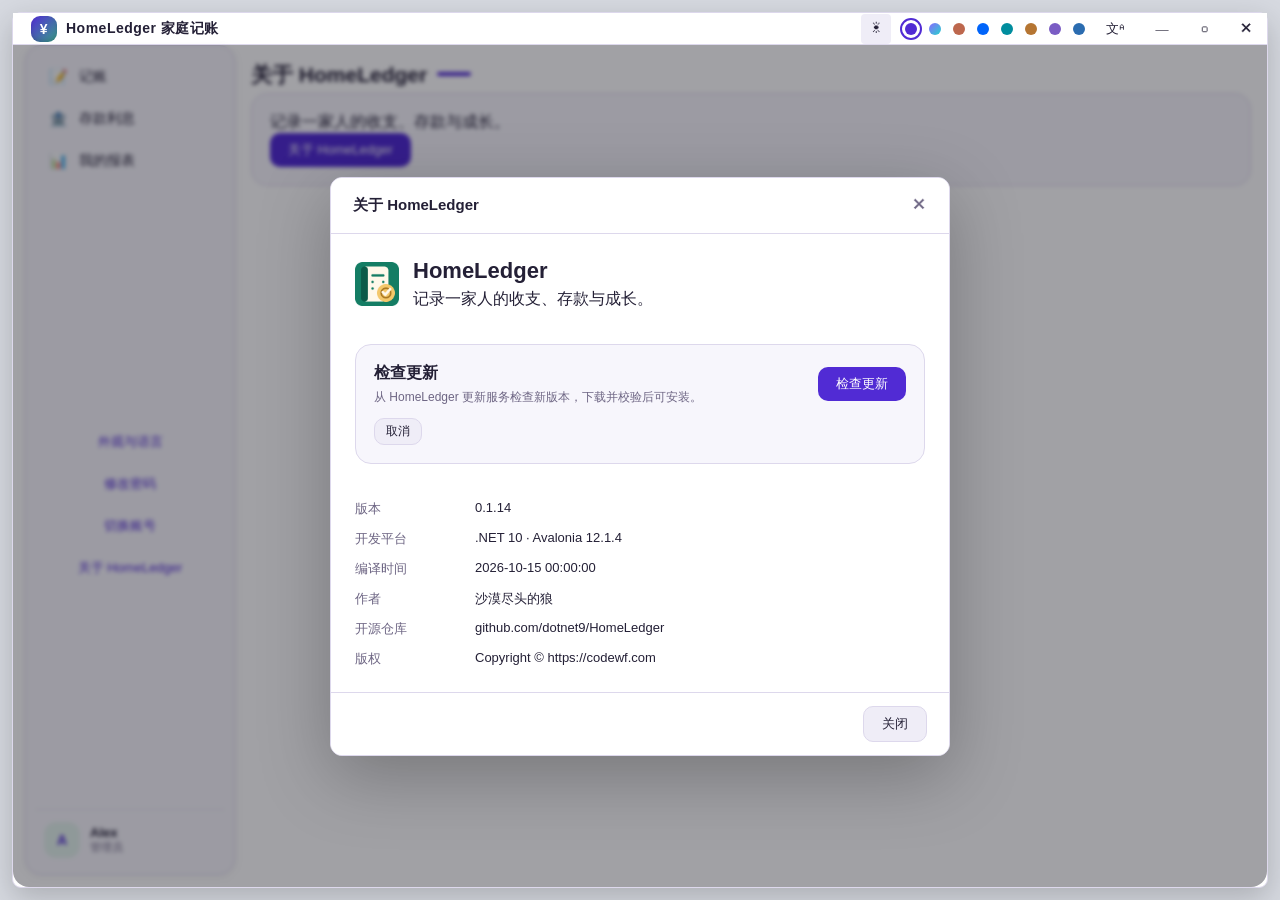
<file: design/mockups/about.html>
<!DOCTYPE html>
<html lang="zh-CN"><head><meta charset="UTF-8"><title>HomeLedger · 关于 HomeLedger</title><link rel="stylesheet" href="shared.css"><link rel="stylesheet" href="product.css">
</head><body><div class="titlebar"><div class="logo"><div class="icon">¥</div>HomeLedger 家庭记账</div><div class="spacer"></div><div class="wbtn">—</div><div class="wbtn">▢</div><div class="wbtn close">✕</div></div><div class="body"><aside class="sidebar"><a class="nav-item" href="member-ledger.html"><span class="ico">📝</span>记账</a><a class="nav-item" href="member-deposits.html"><span class="ico">🏦</span>存款利息</a><a class="nav-item" href="member-report.html"><span class="ico">📊</span>我的报表</a><div class="user"><div class="avatar">A</div><div><div class="name">Alex</div><div class="role">管理员</div></div></div></aside><main class="main"><div class="page-title">关于 HomeLedger</div><div class="card"><p data-key="AboutDescription"></p><button class="btn primary" data-action="about" data-key="AboutTitle"></button></div></main></div><script src="product-resources.js"></script><script src="product.js"></script>
</body></html>
</file>
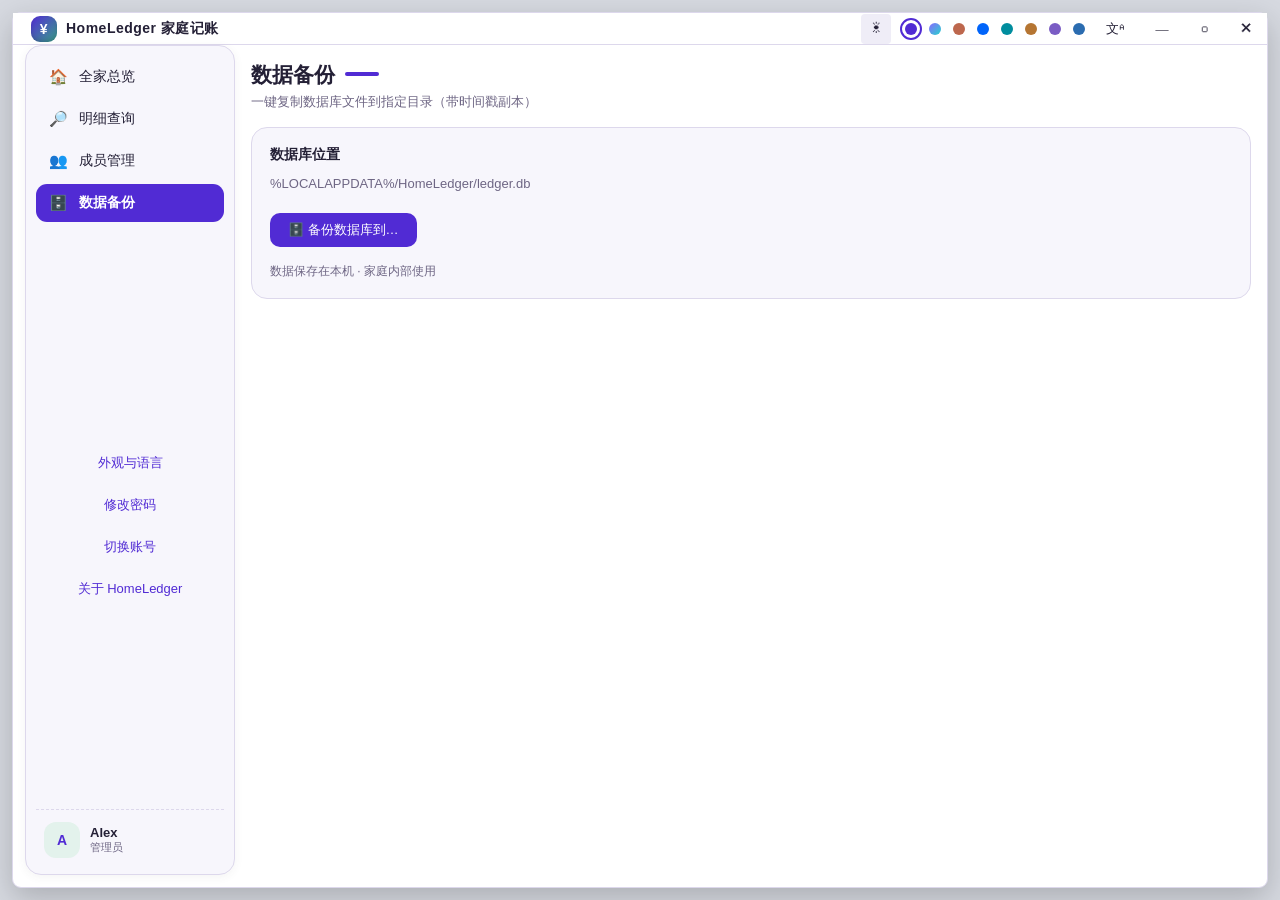
<file: design/mockups/admin-backup.html>
<!DOCTYPE html>
<html lang="zh-CN"><head><meta charset="UTF-8"><title>HomeLedger · 数据备份</title><link rel="stylesheet" href="shared.css"><link rel="stylesheet" href="product.css">
</head><body><div class="titlebar"><div class="logo"><div class="icon">¥</div>HomeLedger 家庭记账</div><div class="spacer"></div><div class="wbtn">—</div><div class="wbtn">▢</div><div class="wbtn close">✕</div></div><div class="body"><aside class="sidebar"><a class="nav-item" href="admin-overview.html"><span class="ico">🏠</span>全家总览</a><a class="nav-item" href="admin-details.html"><span class="ico">🔎</span>明细查询</a><a class="nav-item" href="admin-members.html"><span class="ico">👥</span>成员管理</a><a class="nav-item active" href="admin-backup.html"><span class="ico">🗄️</span>数据备份</a><div class="user"><div class="avatar">A</div><div><div class="name">Alex</div><div class="role">管理员</div></div></div></aside><main class="main"><div class="page-title">数据备份</div><div class="page-sub">一键复制数据库文件到指定目录（带时间戳副本）</div><div class="card"><h3>数据库位置</h3><p style="color:var(--text-3);font-size:13px;margin-bottom:22px">%LOCALAPPDATA%/HomeLedger/ledger.db</p><button class="btn primary">🗄️ 备份数据库到…</button><p style="margin-top:16px;color:var(--text-3);font-size:12px" data-key="LocalDataHint"></p></div></main></div><script src="product-resources.js"></script><script src="product.js"></script>
</body></html>
</file>
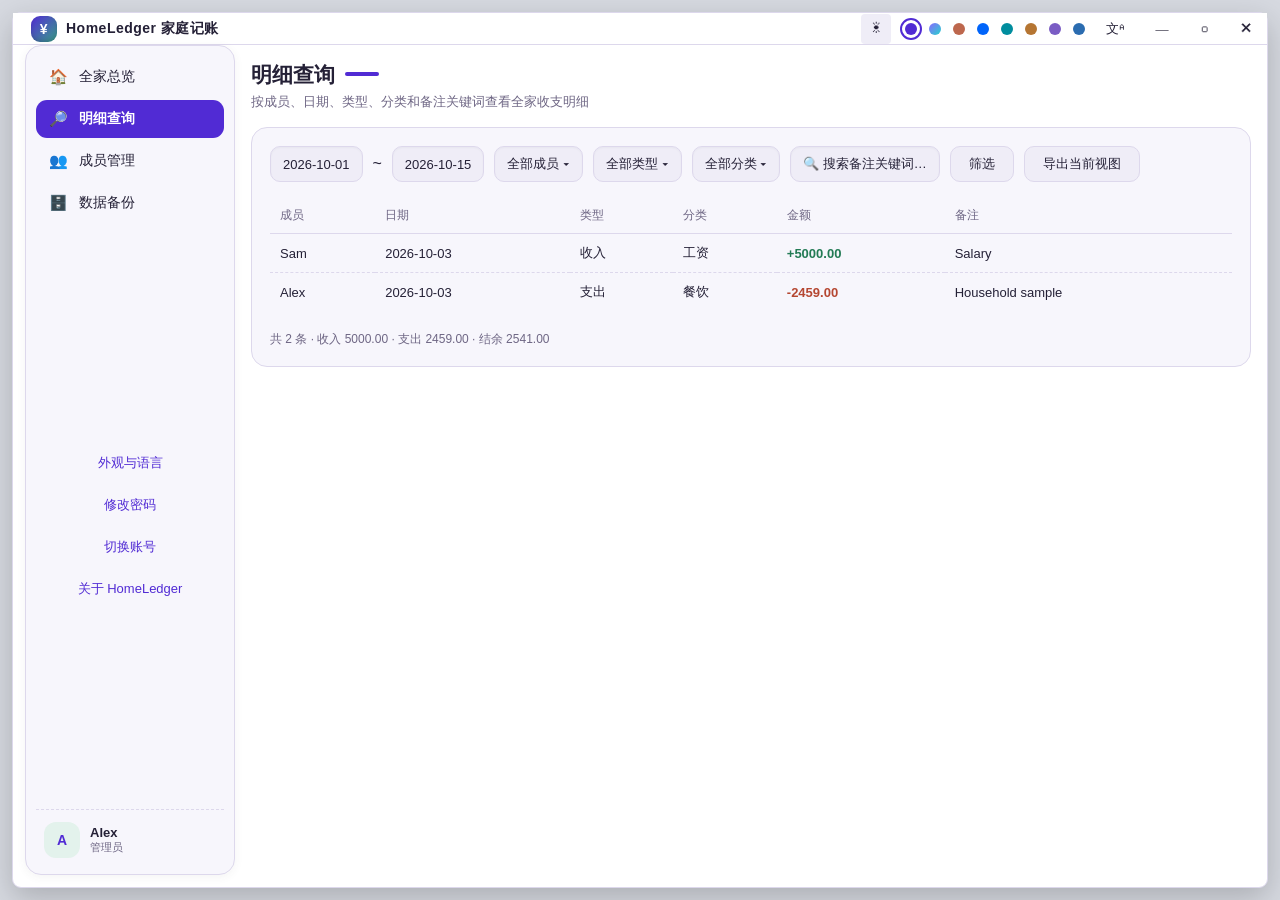
<file: design/mockups/admin-details.html>
<!DOCTYPE html>
<html lang="zh-CN"><head><meta charset="UTF-8"><title>HomeLedger · 明细查询</title><link rel="stylesheet" href="shared.css"><link rel="stylesheet" href="product.css">
</head><body><div class="titlebar"><div class="logo"><div class="icon">¥</div>HomeLedger 家庭记账</div><div class="spacer"></div><div class="wbtn">—</div><div class="wbtn">▢</div><div class="wbtn close">✕</div></div><div class="body"><aside class="sidebar"><a class="nav-item" href="admin-overview.html"><span class="ico">🏠</span>全家总览</a><a class="nav-item active" href="admin-details.html"><span class="ico">🔎</span>明细查询</a><a class="nav-item" href="admin-members.html"><span class="ico">👥</span>成员管理</a><a class="nav-item" href="admin-backup.html"><span class="ico">🗄️</span>数据备份</a><div class="user"><div class="avatar">A</div><div><div class="name">Alex</div><div class="role">管理员</div></div></div></aside><main class="main"><div class="page-title">明细查询</div><div class="page-sub">按成员、日期、类型、分类和备注关键词查看全家收支明细</div><div class="card"><div class="toolbar"><div class="input">2026-10-01</div>~<div class="input">2026-10-15</div><div class="select">全部成员 ▾</div><div class="select">全部类型 ▾</div><div class="select">全部分类 ▾</div><div class="input">🔍 搜索备注关键词…</div><button class="btn">筛选</button><button class="btn">导出当前视图</button></div><table style="margin-top:16px"><thead><tr><th>成员</th><th>日期</th><th>类型</th><th>分类</th><th>金额</th><th>备注</th></tr></thead><tbody><tr><td>Sam</td><td>2026-10-03</td><td>收入</td><td>工资</td><td class="amount-in">+5000.00</td><td>Salary</td></tr><tr><td>Alex</td><td>2026-10-03</td><td>支出</td><td>餐饮</td><td class="amount-out">-2459.00</td><td>Household sample</td></tr></tbody></table><p style="margin-top:20px;color:var(--text-3);font-size:12px">共 2 条 · 收入 5000.00 · 支出 2459.00 · 结余 2541.00</p></div></main></div><script src="product-resources.js"></script><script src="product.js"></script>
</body></html>
</file>
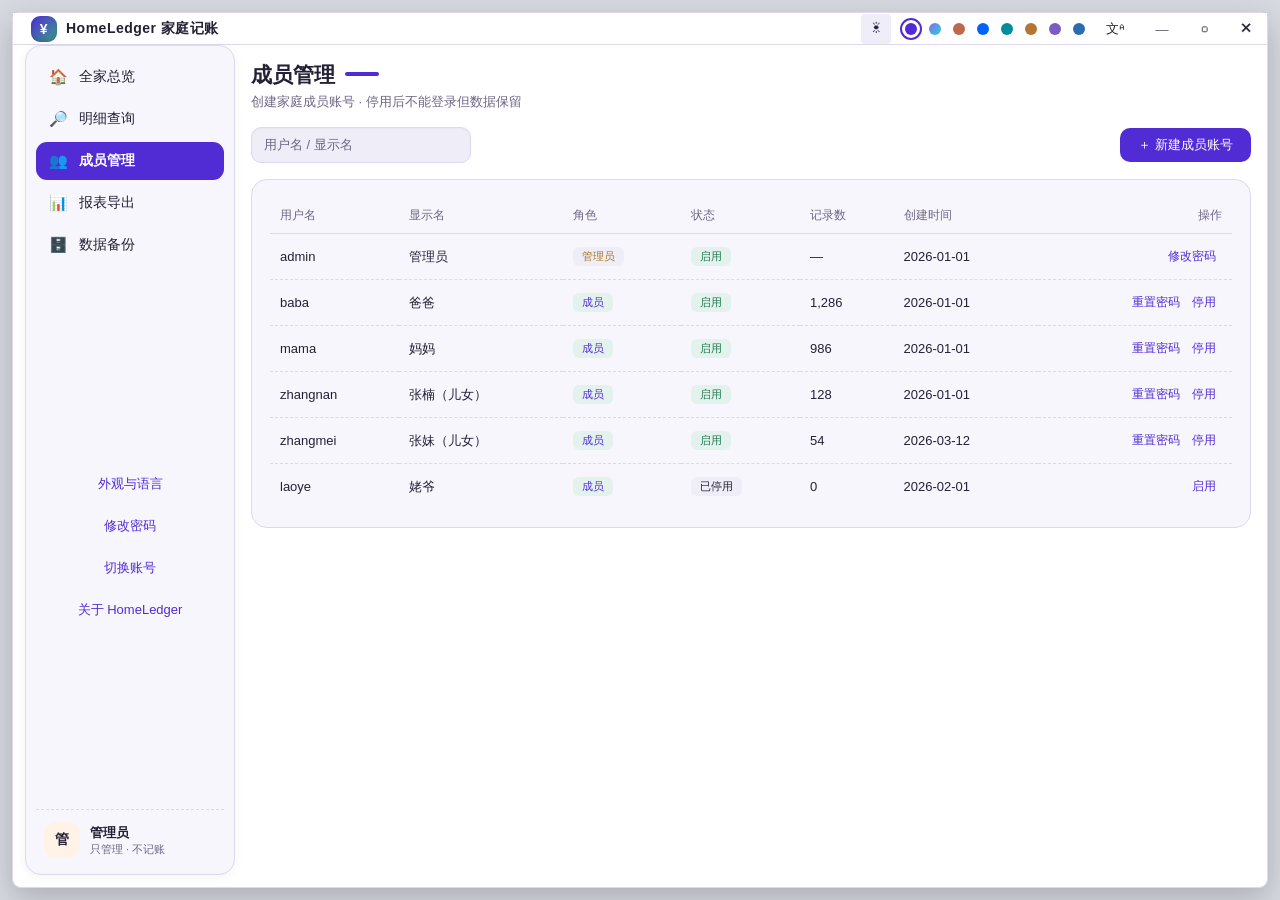
<file: design/mockups/admin-members.html>
<!DOCTYPE html>
<html lang="zh-CN">
<head>
<meta charset="UTF-8">
<title>HomeLedger · 成员管理（管理员）</title>
<link rel="stylesheet" href="shared.css">
<link rel="stylesheet" href="product.css">
</head>
<body>
  <div class="titlebar">
    <div class="logo"><div class="icon">¥</div> HomeLedger 家庭记账</div>
    <div class="spacer"></div>
    <div class="wbtn">—</div><div class="wbtn">▢</div><div class="wbtn close">✕</div>
  </div>
  <div class="body">
    <div class="sidebar">
      <div class="nav-item"><span class="ico">🏠</span> 全家总览</div>
      <div class="nav-item"><span class="ico">🔎</span> 明细查询</div>
      <div class="nav-item active"><span class="ico">👥</span> 成员管理</div>
      <div class="nav-item"><span class="ico">📊</span> 报表导出</div>
      <div class="nav-item"><span class="ico">🗄️</span> 数据备份</div>
      <div class="user">
        <div class="avatar" style="background:#fff3e8;color:var(--warning);">管</div>
        <div><div class="name">管理员</div><div class="role">只管理 · 不记账</div></div>
      </div>
    </div>

    <div class="main" style="position:relative;">
      <div class="page-title">成员管理</div>
      <div class="page-sub">创建家庭成员账号 · 停用后不能登录但数据保留</div>

      <div class="toolbar" style="margin-bottom:16px;">
        <div class="input" style="color:var(--text-3); width:220px;">🔍 搜索用户名/显示名…</div>
        <div class="grow"></div>
        <div class="btn primary">＋ 新建成员账号</div>
      </div>

      <div class="card">
        <table>
          <thead><tr>
            <th>用户名</th><th>显示名</th><th>角色</th><th>状态</th><th>记录数</th><th>创建时间</th><th style="text-align:right;">操作</th>
          </tr></thead>
          <tbody>
            <tr>
              <td>admin</td><td>管理员</td><td><span class="tag orange">管理员</span></td>
              <td><span class="tag green">启用</span></td><td>—</td><td>2026-01-01</td>
              <td style="text-align:right;"><span class="btn link sm">修改密码</span></td>
            </tr>
            <tr>
              <td>baba</td><td>爸爸</td><td><span class="tag blue">成员</span></td>
              <td><span class="tag green">启用</span></td><td>1,286</td><td>2026-01-01</td>
              <td style="text-align:right;"><span class="btn link sm">重置密码</span><span class="btn link sm">停用</span></td>
            </tr>
            <tr>
              <td>mama</td><td>妈妈</td><td><span class="tag blue">成员</span></td>
              <td><span class="tag green">启用</span></td><td>986</td><td>2026-01-01</td>
              <td style="text-align:right;"><span class="btn link sm">重置密码</span><span class="btn link sm">停用</span></td>
            </tr>
            <tr>
              <td>zhangnan</td><td>张楠（儿女）</td><td><span class="tag blue">成员</span></td>
              <td><span class="tag green">启用</span></td><td>128</td><td>2026-01-01</td>
              <td style="text-align:right;"><span class="btn link sm">重置密码</span><span class="btn link sm">停用</span></td>
            </tr>
            <tr>
              <td>zhangmei</td><td>张妹（儿女）</td><td><span class="tag blue">成员</span></td>
              <td><span class="tag green">启用</span></td><td>54</td><td>2026-03-12</td>
              <td style="text-align:right;"><span class="btn link sm">重置密码</span><span class="btn link sm">停用</span></td>
            </tr>
            <tr>
              <td>laoye</td><td>姥爷</td><td><span class="tag blue">成员</span></td>
              <td><span class="tag gray">已停用</span></td><td>0</td><td>2026-02-01</td>
              <td style="text-align:right;"><span class="btn link sm">启用</span></td>
            </tr>
          </tbody>
        </table>
      </div>

      <!-- 新建账号弹窗 -->
      <div class="overlay">
        <div class="modal">
          <div class="m-head">新建成员账号<span class="x">✕</span></div>
          <div class="m-body">
            <div class="field"><label>用户名（登录用，字母数字）</label><div class="input" style="width:100%;">zhangsan</div></div>
            <div class="field"><label>显示名（如：爸爸、大女儿）</label><div class="input" style="width:100%;color:var(--text-3);">请输入显示名…</div></div>
            <div class="field"><label>初始密码</label><div class="input" style="width:100%;">••••••</div></div>
            <p class="tip">成员首次登录时将被要求修改密码。成员只能查看和记录自己的账目。</p>
          </div>
          <div class="m-foot"><div class="btn">取消</div><div class="btn primary">创建</div></div>
        </div>
      </div>
    </div>
  </div>
<script src="product-resources.js"></script><script src="product.js"></script>
</body>
</html>
</file>
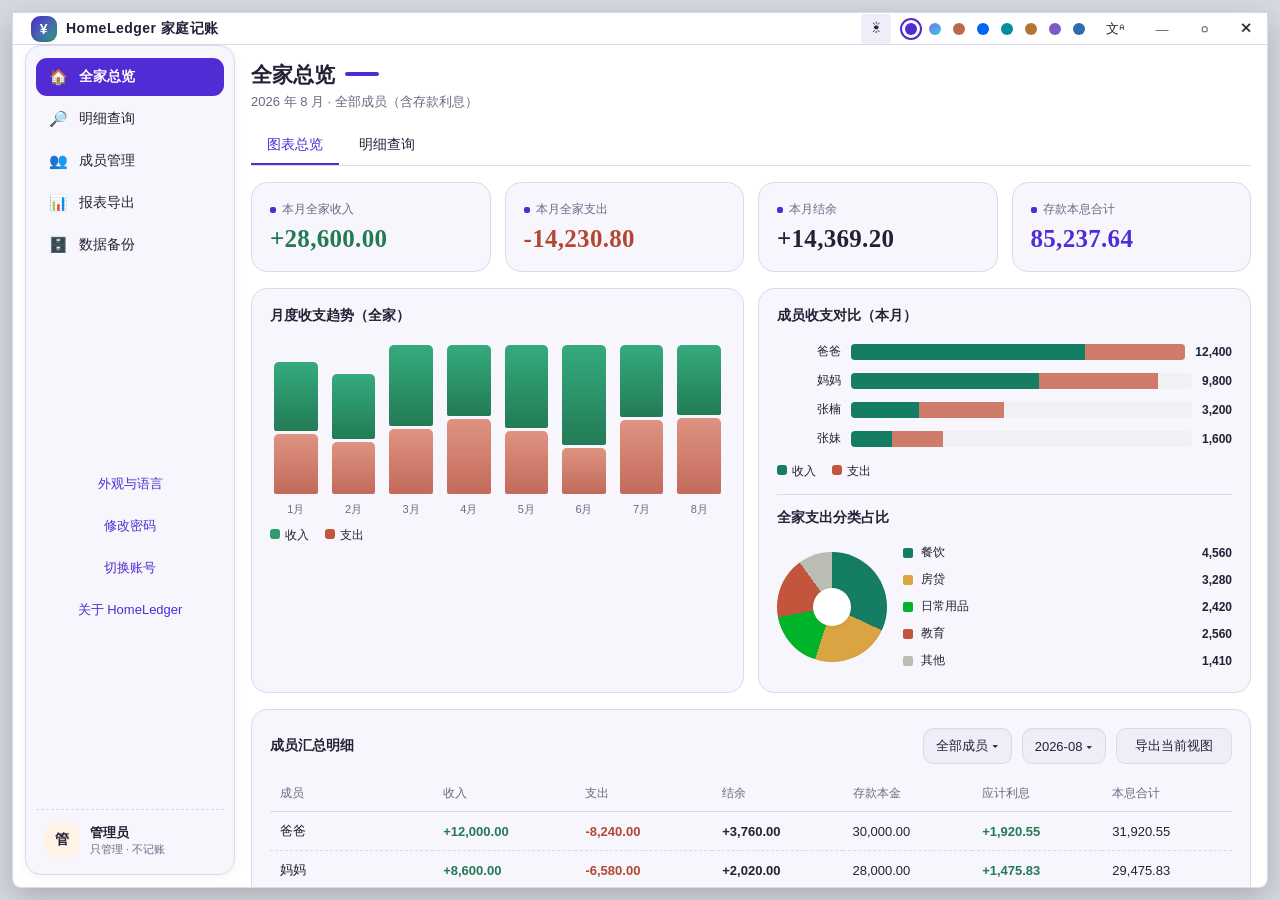
<file: design/mockups/admin-overview.html>
<!DOCTYPE html>
<html lang="zh-CN">
<head>
<meta charset="UTF-8">
<title>HomeLedger · 全家总览（管理员）</title>
<link rel="stylesheet" href="shared.css">
<style>
  .tabs { display: flex; gap: 4px; border-bottom: 1px solid var(--border); margin-bottom: 16px; }
  .tabs span { padding: 9px 16px; font-size: 14px; color: var(--text-2); border-bottom: 2px solid transparent; }
  .tabs span.on { color: var(--primary); border-bottom-color: var(--primary); font-weight: 500; }
  .hbar { display: flex; align-items: center; gap: 10px; font-size: 12px; color: var(--text-2); padding: 6px 0; }
  .hbar .name { width: 64px; text-align: right; }
  .hbar .track { flex: 1; background: #f0f1f3; border-radius: 4px; height: 16px; overflow: hidden; display: flex; }
  .hbar .track i { height: 100%; }
</style>
<link rel="stylesheet" href="product.css">
</head>
<body>
  <div class="titlebar">
    <div class="logo"><div class="icon">¥</div> HomeLedger 家庭记账</div>
    <div class="spacer"></div>
    <div class="wbtn">—</div><div class="wbtn">▢</div><div class="wbtn close">✕</div>
  </div>
  <div class="body">
    <div class="sidebar">
      <div class="nav-item active"><span class="ico">🏠</span> 全家总览</div>
      <div class="nav-item"><span class="ico">🔎</span> 明细查询</div>
      <div class="nav-item"><span class="ico">👥</span> 成员管理</div>
      <div class="nav-item"><span class="ico">📊</span> 报表导出</div>
      <div class="nav-item"><span class="ico">🗄️</span> 数据备份</div>
      <div class="user">
        <div class="avatar" style="background:#fff3e8;color:var(--warning);">管</div>
        <div><div class="name">管理员</div><div class="role">只管理 · 不记账</div></div>
      </div>
    </div>

    <div class="main">
      <div class="page-title">全家总览</div>
      <div class="page-sub">2026 年 8 月 · 全部成员（含存款利息）</div>

      <div class="tabs"><span class="on">图表总览</span><span>明细查询</span></div>

      <div class="grid cols-4">
        <div class="card stat"><div class="label">本月全家收入</div><div class="value income">+28,600.00</div></div>
        <div class="card stat"><div class="label">本月全家支出</div><div class="value expense">-14,230.80</div></div>
        <div class="card stat"><div class="label">本月结余</div><div class="value">+14,369.20</div></div>
        <div class="card stat"><div class="label">存款本息合计</div><div class="value rate">85,237.64</div></div>
      </div>

      <div class="grid cols-2" style="margin-top:16px;">
        <div class="card">
          <h3>月度收支趋势（全家）</h3>
          <div class="chart-bars">
            <div class="bar-g"><div class="bar in" style="height:40%"></div><div class="bar out" style="height:35%"></div><div class="m">1月</div></div>
            <div class="bar-g"><div class="bar in" style="height:38%"></div><div class="bar out" style="height:30%"></div><div class="m">2月</div></div>
            <div class="bar-g"><div class="bar in" style="height:52%"></div><div class="bar out" style="height:42%"></div><div class="m">3月</div></div>
            <div class="bar-g"><div class="bar in" style="height:46%"></div><div class="bar out" style="height:48%"></div><div class="m">4月</div></div>
            <div class="bar-g"><div class="bar in" style="height:58%"></div><div class="bar out" style="height:44%"></div><div class="m">5月</div></div>
            <div class="bar-g"><div class="bar in" style="height:100%"></div><div class="bar out" style="height:46%"></div><div class="m">6月</div></div>
            <div class="bar-g"><div class="bar in" style="height:50%"></div><div class="bar out" style="height:52%"></div><div class="m">7月</div></div>
            <div class="bar-g"><div class="bar in" style="height:55%"></div><div class="bar out" style="height:60%"></div><div class="m">8月</div></div>
          </div>
          <div class="chart-legend"><span><i style="background:#2f9e6e"></i>收入</span><span><i style="background:#c4553d"></i>支出</span></div>
        </div>
        <div class="card">
          <h3>成员收支对比（本月）</h3>
          <div class="hbar"><span class="name">爸爸</span><div class="track"><i style="width:70%;background:#147d64;"></i><i style="width:30%;background:#c4553d;opacity:.75;"></i></div><b>12,400</b></div>
          <div class="hbar"><span class="name">妈妈</span><div class="track"><i style="width:55%;background:#147d64;"></i><i style="width:35%;background:#c4553d;opacity:.75;"></i></div><b>9,800</b></div>
          <div class="hbar"><span class="name">张楠</span><div class="track"><i style="width:20%;background:#147d64;"></i><i style="width:25%;background:#c4553d;opacity:.75;"></i></div><b>3,200</b></div>
          <div class="hbar"><span class="name">张妹</span><div class="track"><i style="width:12%;background:#147d64;"></i><i style="width:15%;background:#c4553d;opacity:.75;"></i></div><b>1,600</b></div>
          <div class="chart-legend"><span><i style="background:#147d64"></i>收入</span><span><i style="background:#c4553d"></i>支出</span></div>
          <div class="divider"></div>
          <h3>全家支出分类占比</h3>
          <div style="display:flex;align-items:center;gap:16px;">
            <div class="donut" style="width:110px;height:110px;background:conic-gradient(#147d64 0 32%, #d9a441 32% 55%, #00b42a 55% 72%, #c4553d 72% 90%, #b9bdb4 90% 100%);"></div>
            <ul class="legend-list" style="flex:1;">
              <li><i style="background:#147d64;width:10px;height:10px;border-radius:2px;"></i>餐饮 <b>4,560</b></li>
              <li><i style="background:#d9a441;width:10px;height:10px;border-radius:2px;"></i>房贷 <b>3,280</b></li>
              <li><i style="background:#00b42a;width:10px;height:10px;border-radius:2px;"></i>日常用品 <b>2,420</b></li>
              <li><i style="background:#c4553d;width:10px;height:10px;border-radius:2px;"></i>教育 <b>2,560</b></li>
              <li><i style="background:#b9bdb4;width:10px;height:10px;border-radius:2px;"></i>其他 <b>1,410</b></li>
            </ul>
          </div>
        </div>
      </div>

      <div class="card" style="margin-top:16px;">
        <div class="toolbar" style="margin-bottom:12px;">
          <h3 style="margin:0;">成员汇总明细</h3>
          <div class="grow"></div>
          <div class="select">全部成员 ▾</div>
          <div class="select">2026-08 ▾</div>
          <div class="btn">导出当前视图</div>
        </div>
        <table>
          <thead><tr><th>成员</th><th>收入</th><th>支出</th><th>结余</th><th>存款本金</th><th>应计利息</th><th>本息合计</th></tr></thead>
          <tbody>
            <tr><td>爸爸</td><td class="amount-in">+12,000.00</td><td class="amount-out">-8,240.00</td><td><b>+3,760.00</b></td><td>30,000.00</td><td class="amount-in">+1,920.55</td><td>31,920.55</td></tr>
            <tr><td>妈妈</td><td class="amount-in">+8,600.00</td><td class="amount-out">-6,580.00</td><td><b>+2,020.00</b></td><td>28,000.00</td><td class="amount-in">+1,475.83</td><td>29,475.83</td></tr>
            <tr><td>张楠（儿女）</td><td class="amount-in">+3,200.00</td><td class="amount-out">-2,845.50</td><td><b>+354.50</b></td><td>25,000.00</td><td class="amount-in">+842.31</td><td>25,842.31</td></tr>
            <tr><td>张妹（儿女）</td><td class="amount-in">+1,600.00</td><td class="amount-out">-980.00</td><td><b>+620.00</b></td><td>—</td><td>—</td><td>—</td></tr>
            <tr><td><b>合计</b></td><td class="amount-in"><b>+25,400.00</b></td><td class="amount-out"><b>-18,645.50</b></td><td><b>+6,754.50</b></td><td><b>83,000.00</b></td><td class="amount-in"><b>+4,238.69</b></td><td><b>87,238.69</b></td></tr>
          </tbody>
        </table>
      </div>
    </div>
  </div>
<script src="product-resources.js"></script><script src="product.js"></script>
</body>
</html>
</file>
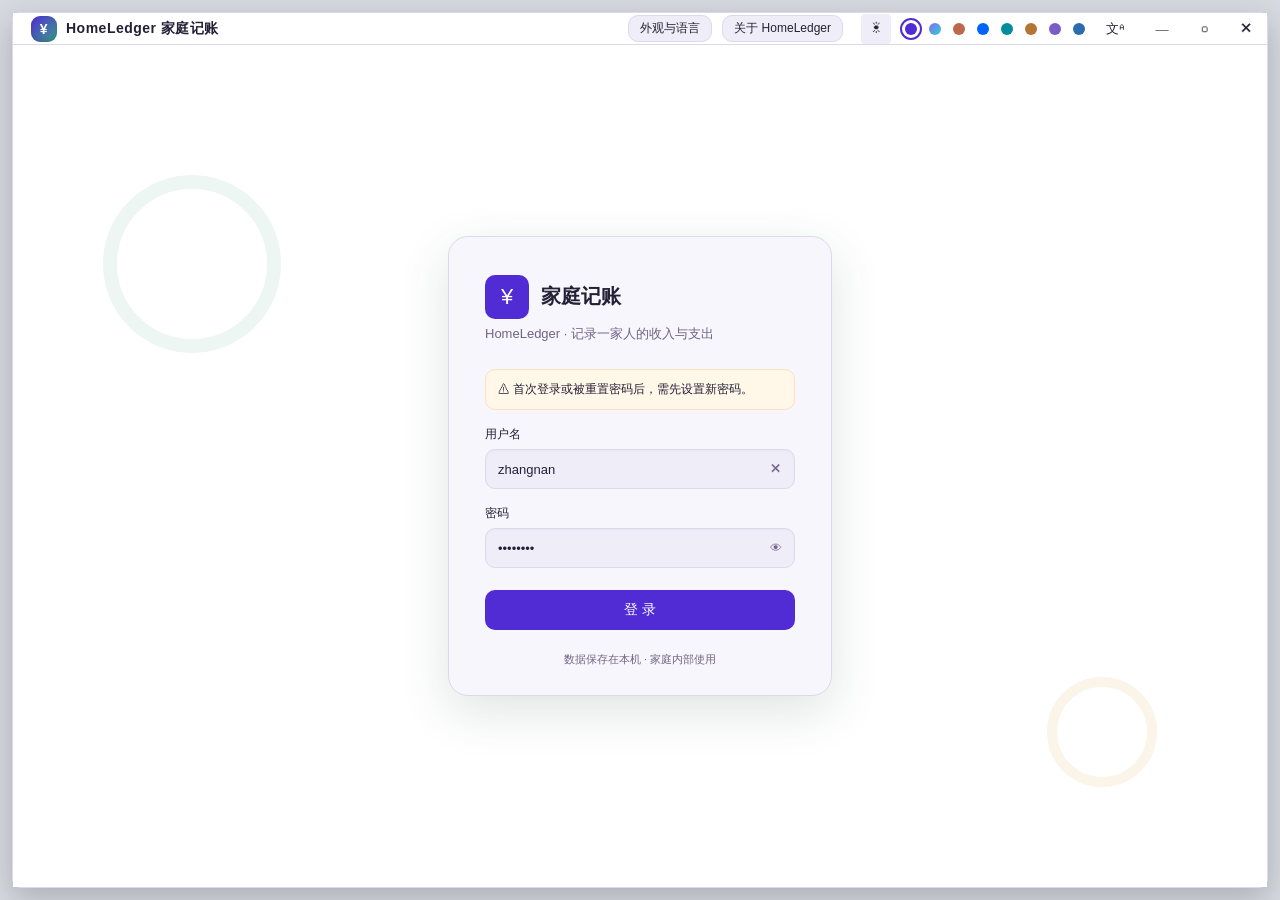
<file: design/mockups/login.html>
<!DOCTYPE html>
<html lang="zh-CN">
<head>
<meta charset="UTF-8">
<title>HomeLedger · 登录</title>
<link rel="stylesheet" href="shared.css">
<style>
  .login-wrap {
    flex: 1; display: flex; align-items: center; justify-content: center;
    background:
      radial-gradient(560px 300px at 18% 12%, rgba(20,125,100,.10), transparent 65%),
      radial-gradient(480px 280px at 85% 90%, rgba(217,164,65,.12), transparent 65%);
    position: relative;
  }
  /* 玉璧装饰环 */
  .login-wrap::before {
    content: ""; position: absolute; left: 90px; top: 130px;
    width: 150px; height: 150px; border-radius: 50%;
    border: 14px solid rgba(20,125,100,.07);
  }
  .login-wrap::after {
    content: ""; position: absolute; right: 110px; bottom: 100px;
    width: 90px; height: 90px; border-radius: 50%;
    border: 10px solid rgba(217,164,65,.12);
  }
  .login-card {
    width: 384px; background: #fff; border: 1px solid var(--border);
    border-radius: 20px; padding: 38px 36px 28px;
    box-shadow: 0 16px 50px rgba(30,70,55,.14);
    position: relative; z-index: 1;
  }
  .login-card .logo { display: flex; align-items: center; gap: 12px; margin-bottom: 6px; }
  .login-card .logo .icon {
    width: 44px; height: 44px; border-radius: 10px;
    background: linear-gradient(135deg, #147d64, #3aa08a);
    color: #fff; display: flex; align-items: center; justify-content: center; font-size: 22px;
  }
  .login-card h1 { font-size: 20px; }
  .login-card .sub { font-size: 13px; color: var(--text-3); margin: 4px 0 26px; }
  .login-card .field { margin-bottom: 16px; }
  .login-card .input { width: 100%; height: 40px; }
  .login-card .btn.primary { width: 100%; height: 40px; font-size: 14px; margin-top: 6px; }
  .alert {
    display: flex; gap: 8px; align-items: flex-start;
    background: #fff7e8; border: 1px solid #ffe1ba; color: var(--warning);
    border-radius: 10px; padding: 10px 12px; font-size: 12px; line-height: 1.6;
    margin-bottom: 16px;
  }
  .foot { text-align: center; font-size: 11px; color: var(--text-3); margin-top: 22px; }
  /* 强制改密弹窗 */
  .overlay { position: fixed; }
</style>
<link rel="stylesheet" href="product.css">
</head>
<body>
  <div class="titlebar">
    <div class="logo"><div class="icon">¥</div> HomeLedger 家庭记账</div>
    <div class="spacer"></div>
    <div class="wbtn">—</div><div class="wbtn">▢</div><div class="wbtn close">✕</div>
  </div>

  <div class="login-wrap">
    <div class="login-card">
      <div class="logo"><div class="icon">¥</div><h1>家庭记账</h1></div>
      <div class="sub">HomeLedger · 记录一家人的收入与支出</div>

      <div class="alert">⚠ 首次登录或被重置密码后，需先设置新密码。</div>

      <div class="field">
        <label>用户名</label>
        <div class="input" style="justify-content:space-between;">zhangnan<span class="muted">✕</span></div>
      </div>
      <div class="field">
        <label>密码</label>
        <div class="input" style="justify-content:space-between;">••••••••<span class="muted">👁</span></div>
      </div>
      <button type="button" class="btn primary">登 录</button>
      <div class="foot">数据保存在本机 · 家庭内部使用</div>
    </div>
  </div>

  <!-- 场景：首次登录强制改密 -->
  <div class="overlay">
    <div class="modal">
      <div class="m-head">首次登录请修改密码<span class="x">✕</span></div>
      <div class="m-body">
        <div class="field"><label>新密码</label><div class="input" style="width:100%;">••••••••</div></div>
        <div class="field"><label>确认新密码</label><div class="input" style="width:100%;">••••••••</div></div>
      </div>
      <div class="m-foot"><div class="btn primary">确认修改</div></div>
    </div>
  </div>
<script src="product-resources.js"></script><script src="product.js"></script>
</body>
</html>
</file>
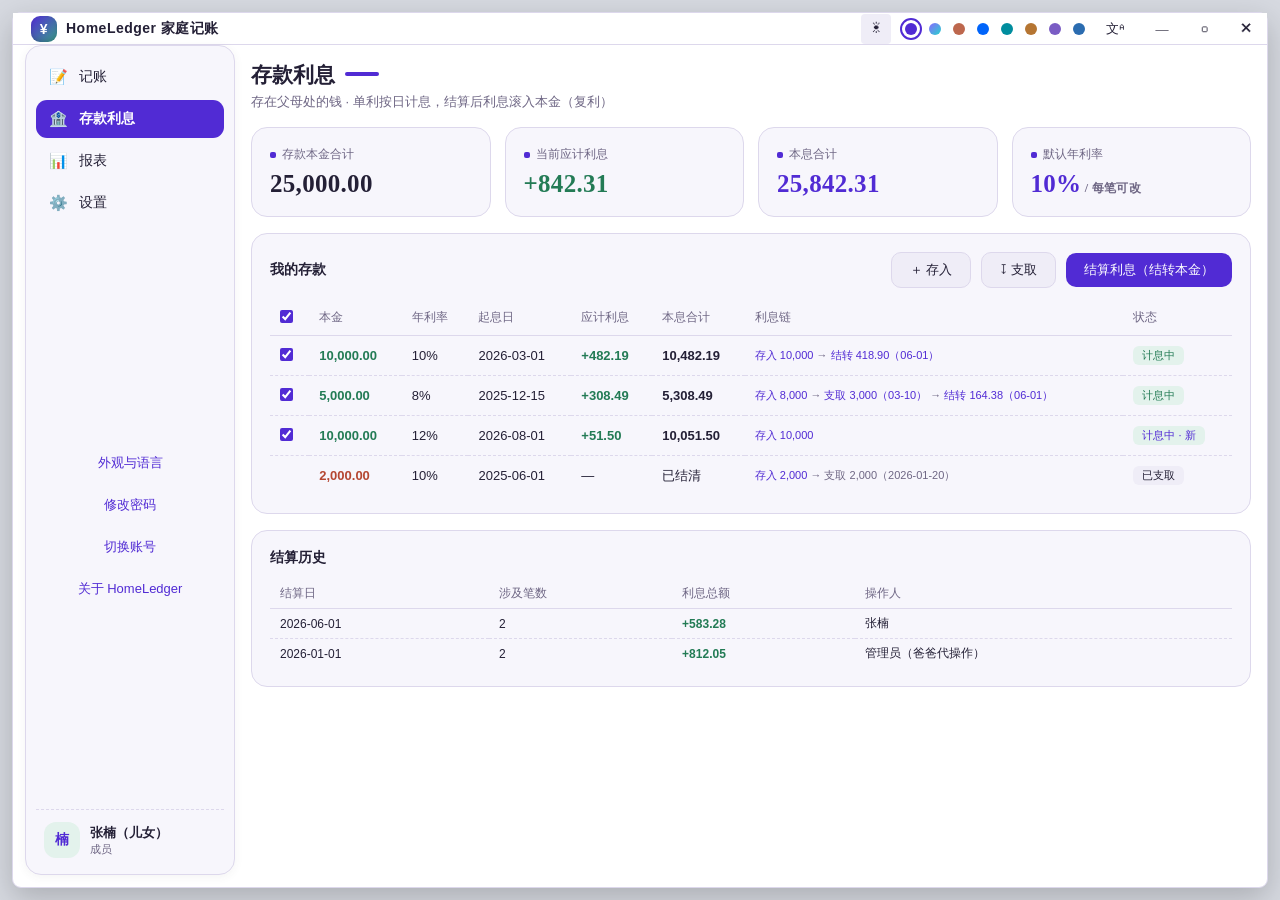
<file: design/mockups/member-deposits.html>
<!DOCTYPE html>
<html lang="zh-CN">
<head>
<meta charset="UTF-8">
<title>HomeLedger · 存款利息</title>
<link rel="stylesheet" href="shared.css">
<style>
  .chain { font-size: 11px; color: var(--text-3); }
  .chain .link { color: var(--primary); }
  .sub-table td { padding: 6px 10px; font-size: 12px; }
  .sub-table th { padding: 6px 10px; }
</style>
<link rel="stylesheet" href="product.css">
</head>
<body>
  <div class="titlebar">
    <div class="logo"><div class="icon">¥</div> HomeLedger 家庭记账</div>
    <div class="spacer"></div>
    <div class="wbtn">—</div><div class="wbtn">▢</div><div class="wbtn close">✕</div>
  </div>
  <div class="body">
    <div class="sidebar">
      <div class="nav-item"><span class="ico">📝</span> 记账</div>
      <div class="nav-item active"><span class="ico">🏦</span> 存款利息</div>
      <div class="nav-item"><span class="ico">📊</span> 报表</div>
      <div class="nav-item"><span class="ico">⚙️</span> 设置</div>
      <div class="user">
        <div class="avatar">楠</div>
        <div><div class="name">张楠（儿女）</div><div class="role">成员</div></div>
      </div>
    </div>

    <div class="main" style="position:relative;">
      <div class="page-title">存款利息</div>
      <div class="page-sub">存在父母处的钱 · 单利按日计息，结算后利息滚入本金（复利）</div>

      <div class="grid cols-4">
        <div class="card stat"><div class="label">存款本金合计</div><div class="value">25,000.00</div></div>
        <div class="card stat"><div class="label">当前应计利息</div><div class="value income">+842.31</div></div>
        <div class="card stat"><div class="label">本息合计</div><div class="value rate">25,842.31</div></div>
        <div class="card stat"><div class="label">默认年利率</div><div class="value rate">10%<span style="font-size:12px;color:var(--text-3);"> / 每笔可改</span></div></div>
      </div>

      <div class="card" style="margin-top:16px;">
        <div class="toolbar" style="margin-bottom:12px;">
          <h3 style="margin:0;">我的存款</h3>
          <div class="grow"></div>
          <div class="btn">＋ 存入</div>
          <div class="btn">↧ 支取</div>
          <div class="btn primary">结算利息（结转本金）</div>
        </div>
        <table>
          <thead><tr>
            <th><input type="checkbox" checked></th>
            <th>本金</th><th>年利率</th><th>起息日</th><th>应计利息</th><th>本息合计</th><th>利息链</th><th>状态</th>
          </tr></thead>
          <tbody>
            <tr>
              <td><input type="checkbox" checked></td>
              <td class="amount-in">10,000.00</td><td>10%</td><td>2026-03-01</td>
              <td class="amount-in">+482.19</td><td><b>10,482.19</b></td>
              <td class="chain"><span class="link">存入 10,000</span> → <span class="link">结转 418.90（06-01）</span></td>
              <td><span class="tag green">计息中</span></td>
            </tr>
            <tr>
              <td><input type="checkbox" checked></td>
              <td class="amount-in">5,000.00</td><td>8%</td><td>2025-12-15</td>
              <td class="amount-in">+308.49</td><td><b>5,308.49</b></td>
              <td class="chain"><span class="link">存入 8,000</span> → <span class="link">支取 3,000（03-10）</span> → <span class="link">结转 164.38（06-01）</span></td>
              <td><span class="tag green">计息中</span></td>
            </tr>
            <tr>
              <td><input type="checkbox" checked></td>
              <td class="amount-in">10,000.00</td><td>12%</td><td>2026-08-01</td>
              <td class="amount-in">+51.50</td><td><b>10,051.50</b></td>
              <td class="chain"><span class="link">存入 10,000</span></td>
              <td><span class="tag blue">计息中 · 新</span></td>
            </tr>
            <tr>
              <td></td>
              <td class="amount-out">2,000.00</td><td>10%</td><td>2025-06-01</td>
              <td>—</td><td>已结清</td>
              <td class="chain"><span class="link">存入 2,000</span> → 支取 2,000（2026-01-20）</td>
              <td><span class="tag gray">已支取</span></td>
            </tr>
          </tbody>
        </table>
      </div>

      <div class="card" style="margin-top:16px;">
        <h3>结算历史</h3>
        <table class="sub-table">
          <thead><tr><th>结算日</th><th>涉及笔数</th><th>利息总额</th><th>操作人</th></tr></thead>
          <tbody>
            <tr><td>2026-06-01</td><td>2</td><td class="amount-in">+583.28</td><td>张楠</td></tr>
            <tr><td>2026-01-01</td><td>2</td><td class="amount-in">+812.05</td><td>管理员（爸爸代操作）</td></tr>
          </tbody>
        </table>
      </div>

      <!-- 结算确认弹窗 -->
      <div class="overlay">
        <div class="modal">
          <div class="m-head">确认结算利息（结转本金）<span class="x">✕</span></div>
          <div class="m-body">
            <p class="tip">以下 <b>3</b> 笔计息中的存款，应计利息将于 <b>2026-08-21</b> 结转为本金，生成新的存款记录并重新起息（复利）。</p>
            <div>
              <div class="kv"><span>存入 10,000 · 10% · 起息 2026-03-01</span><b>+482.19</b></div>
              <div class="kv"><span>存入 5,000 · 8% · 起息 2025-12-15</span><b>+308.49</b></div>
              <div class="kv"><span>存入 10,000 · 12% · 起息 2026-08-01</span><b>+51.50</b></div>
            </div>
            <div class="divider" style="margin:4px 0;"></div>
            <div class="kv"><span style="font-weight:600;">合计结转利息</span><b style="color:var(--success);font-size:16px;">+842.18</b></div>
          </div>
          <div class="m-foot"><div class="btn">取消</div><div class="btn primary">确认结算</div></div>
        </div>
      </div>
    </div>
  </div>
<script src="product-resources.js"></script><script src="product.js"></script>
</body>
</html>
</file>
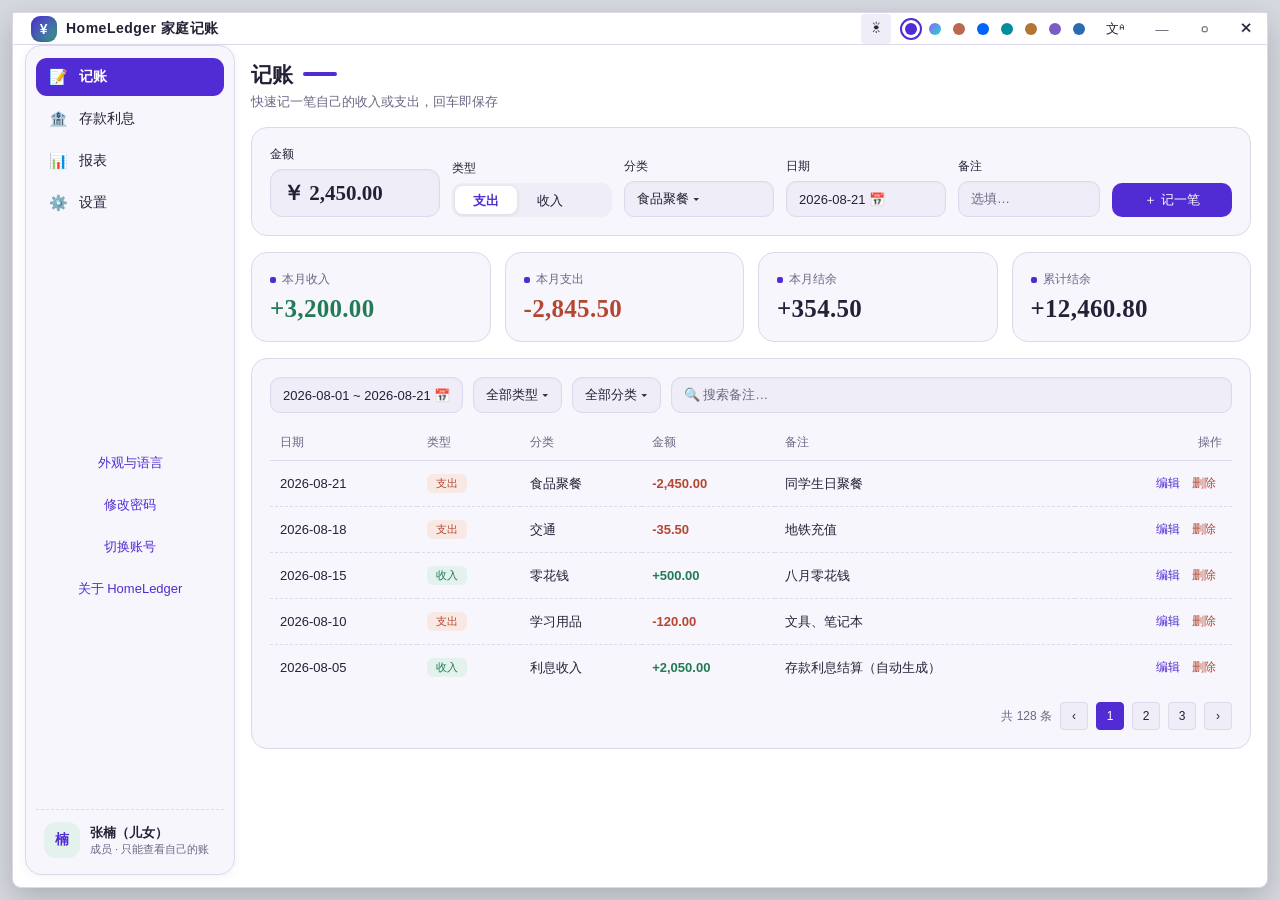
<file: design/mockups/member-ledger.html>
<!DOCTYPE html>
<html lang="zh-CN">
<head>
<meta charset="UTF-8">
<title>HomeLedger · 记账</title>
<link rel="stylesheet" href="shared.css">
<style>
  .quick { display: grid; grid-template-columns: 200px 1fr 150px 170px 1fr 110px; gap: 12px; align-items: end; }
  .records { margin-top: 16px; }
  .pager { display: flex; align-items: center; gap: 8px; justify-content: flex-end; padding-top: 12px; font-size: 12px; color: var(--text-3); }
  .pager .pg { width: 28px; height: 28px; display: flex; align-items: center; justify-content: center; border: 1px solid var(--border); border-radius: 4px; }
  .pager .pg.on { background: var(--primary); color: #fff; border-color: var(--primary); }
</style>
<link rel="stylesheet" href="product.css">
</head>
<body>
  <div class="titlebar">
    <div class="logo"><div class="icon">¥</div> HomeLedger 家庭记账</div>
    <div class="spacer"></div>
    <div class="wbtn">—</div><div class="wbtn">▢</div><div class="wbtn close">✕</div>
  </div>
  <div class="body">
    <div class="sidebar">
      <div class="nav-item active"><span class="ico">📝</span> 记账</div>
      <div class="nav-item"><span class="ico">🏦</span> 存款利息</div>
      <div class="nav-item"><span class="ico">📊</span> 报表</div>
      <div class="nav-item"><span class="ico">⚙️</span> 设置</div>
      <div class="user">
        <div class="avatar">楠</div>
        <div><div class="name">张楠（儿女）</div><div class="role">成员 · 只能查看自己的账</div></div>
      </div>
    </div>

    <div class="main">
      <div class="page-title">记账</div>
      <div class="page-sub">快速记一笔自己的收入或支出，回车即保存</div>

      <!-- 快速记账 -->
      <div class="card">
        <div class="quick">
          <div class="field">
            <label>金额</label>
            <div class="input big">￥ 2,450.00</div>
          </div>
          <div class="field">
            <label>类型</label>
            <div class="seg" style="height:34px;"><span class="on">支出</span><span>收入</span></div>
          </div>
          <div class="field">
            <label>分类</label>
            <div class="select" style="width:100%; justify-content:space-between;">食品聚餐 ▾</div>
          </div>
          <div class="field">
            <label>日期</label>
            <div class="input" style="width:100%;">2026-08-21 📅</div>
          </div>
          <div class="field">
            <label>备注</label>
            <div class="input" style="width:100%; color:var(--text-3);">选填…</div>
          </div>
          <div class="field">
            <label>&nbsp;</label>
            <div class="btn primary" style="height:34px;">＋ 记一笔</div>
          </div>
        </div>
      </div>

      <!-- 汇总卡片 -->
      <div class="grid cols-4" style="margin-top:16px;">
        <div class="card stat"><div class="label">本月收入</div><div class="value income">+3,200.00</div></div>
        <div class="card stat"><div class="label">本月支出</div><div class="value expense">-2,845.50</div></div>
        <div class="card stat"><div class="label">本月结余</div><div class="value">+354.50</div></div>
        <div class="card stat"><div class="label">累计结余</div><div class="value">+12,460.80</div></div>
      </div>

      <!-- 筛选 + 记录列表 -->
      <div class="card records">
        <div class="toolbar" style="margin-bottom:12px;">
          <div class="select">2026-08-01 ~ 2026-08-21 📅</div>
          <div class="select">全部类型 ▾</div>
          <div class="select">全部分类 ▾</div>
          <div class="input grow" style="color:var(--text-3);">🔍 搜索备注关键词…</div>
        </div>
        <table>
          <thead><tr>
            <th>日期</th><th>类型</th><th>分类</th><th>金额</th><th>备注</th><th style="text-align:right;">操作</th>
          </tr></thead>
          <tbody>
            <tr><td>2026-08-21</td><td><span class="tag red">支出</span></td><td>食品聚餐</td><td class="amount-out">-2,450.00</td><td>同学生日聚餐</td><td style="text-align:right;"><span class="btn link sm">编辑</span><span class="btn link sm" style="color:var(--danger);">删除</span></td></tr>
            <tr><td>2026-08-18</td><td><span class="tag red">支出</span></td><td>交通</td><td class="amount-out">-35.50</td><td>地铁充值</td><td style="text-align:right;"><span class="btn link sm">编辑</span><span class="btn link sm" style="color:var(--danger);">删除</span></td></tr>
            <tr><td>2026-08-15</td><td><span class="tag green">收入</span></td><td>零花钱</td><td class="amount-in">+500.00</td><td>八月零花钱</td><td style="text-align:right;"><span class="btn link sm">编辑</span><span class="btn link sm" style="color:var(--danger);">删除</span></td></tr>
            <tr><td>2026-08-10</td><td><span class="tag red">支出</span></td><td>学习用品</td><td class="amount-out">-120.00</td><td>文具、笔记本</td><td style="text-align:right;"><span class="btn link sm">编辑</span><span class="btn link sm" style="color:var(--danger);">删除</span></td></tr>
            <tr><td>2026-08-05</td><td><span class="tag green">收入</span></td><td>利息收入</td><td class="amount-in">+2,050.00</td><td>存款利息结算（自动生成）</td><td style="text-align:right;"><span class="btn link sm">编辑</span><span class="btn link sm" style="color:var(--danger);">删除</span></td></tr>
          </tbody>
        </table>
        <div class="pager">
          共 128 条 <div class="pg">‹</div><div class="pg on">1</div><div class="pg">2</div><div class="pg">3</div><div class="pg">›</div>
        </div>
      </div>
    </div>
  </div>
<script src="product-resources.js"></script><script src="product.js"></script>
</body>
</html>
</file>
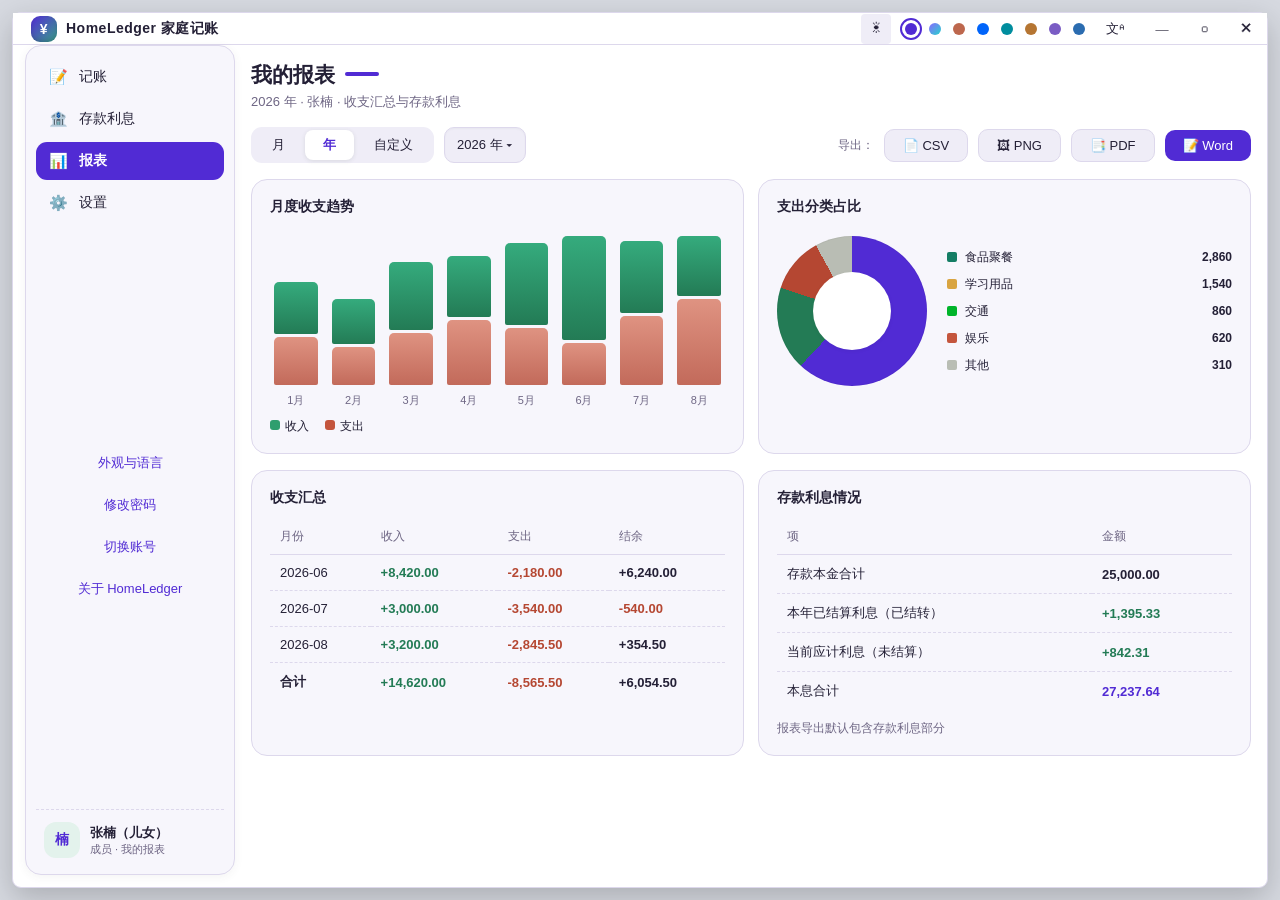
<file: design/mockups/member-report.html>
<!DOCTYPE html>
<html lang="zh-CN">
<head>
<meta charset="UTF-8">
<title>HomeLedger · 报表</title>
<link rel="stylesheet" href="shared.css">
<link rel="stylesheet" href="product.css">
</head>
<body>
  <div class="titlebar">
    <div class="logo"><div class="icon">¥</div> HomeLedger 家庭记账</div>
    <div class="spacer"></div>
    <div class="wbtn">—</div><div class="wbtn">▢</div><div class="wbtn close">✕</div>
  </div>
  <div class="body">
    <div class="sidebar">
      <div class="nav-item"><span class="ico">📝</span> 记账</div>
      <div class="nav-item"><span class="ico">🏦</span> 存款利息</div>
      <div class="nav-item active"><span class="ico">📊</span> 报表</div>
      <div class="nav-item"><span class="ico">⚙️</span> 设置</div>
      <div class="user">
        <div class="avatar">楠</div>
        <div><div class="name">张楠（儿女）</div><div class="role">成员 · 我的报表</div></div>
      </div>
    </div>

    <div class="main">
      <div class="page-title">我的报表</div>
      <div class="page-sub">2026 年 · 张楠 · 收支汇总与存款利息</div>

      <div class="toolbar" style="margin-bottom:16px;">
        <div class="seg"><span>月</span><span class="on">年</span><span>自定义</span></div>
        <div class="select">2026 年 ▾</div>
        <div class="grow"></div>
        <span class="muted">导出：</span>
        <div class="btn">📄 CSV</div>
        <div class="btn">🖼 PNG</div>
        <div class="btn">📑 PDF</div>
        <div class="btn primary">📝 Word</div>
      </div>

      <div class="grid cols-2">
        <div class="card">
          <h3>月度收支趋势</h3>
          <div class="chart-bars">
            <div class="bar-g"><div class="bar in" style="height:30%"></div><div class="bar out" style="height:28%"></div><div class="m">1月</div></div>
            <div class="bar-g"><div class="bar in" style="height:26%"></div><div class="bar out" style="height:22%"></div><div class="m">2月</div></div>
            <div class="bar-g"><div class="bar in" style="height:40%"></div><div class="bar out" style="height:30%"></div><div class="m">3月</div></div>
            <div class="bar-g"><div class="bar in" style="height:35%"></div><div class="bar out" style="height:38%"></div><div class="m">4月</div></div>
            <div class="bar-g"><div class="bar in" style="height:48%"></div><div class="bar out" style="height:33%"></div><div class="m">5月</div></div>
            <div class="bar-g"><div class="bar in" style="height:90%"></div><div class="bar out" style="height:36%"></div><div class="m">6月</div></div>
            <div class="bar-g"><div class="bar in" style="height:42%"></div><div class="bar out" style="height:40%"></div><div class="m">7月</div></div>
            <div class="bar-g"><div class="bar in" style="height:38%"></div><div class="bar out" style="height:55%"></div><div class="m">8月</div></div>
          </div>
          <div class="chart-legend"><span><i style="background:#2f9e6e"></i>收入</span><span><i style="background:#c4553d"></i>支出</span></div>
        </div>
        <div class="card">
          <h3>支出分类占比</h3>
          <div style="display:flex;align-items:center;gap:20px;">
            <div class="donut"></div>
            <ul class="legend-list" style="flex:1;">
              <li><i style="background:#147d64;width:10px;height:10px;border-radius:2px;"></i>食品聚餐 <b>2,860</b></li>
              <li><i style="background:#d9a441;width:10px;height:10px;border-radius:2px;"></i>学习用品 <b>1,540</b></li>
              <li><i style="background:#00b42a;width:10px;height:10px;border-radius:2px;"></i>交通 <b>860</b></li>
              <li><i style="background:#c4553d;width:10px;height:10px;border-radius:2px;"></i>娱乐 <b>620</b></li>
              <li><i style="background:#b9bdb4;width:10px;height:10px;border-radius:2px;"></i>其他 <b>310</b></li>
            </ul>
          </div>
        </div>
      </div>

      <div class="grid cols-2" style="margin-top:16px;">
        <div class="card">
          <h3>收支汇总</h3>
          <table>
            <thead><tr><th>月份</th><th>收入</th><th>支出</th><th>结余</th></tr></thead>
            <tbody>
              <tr><td>2026-06</td><td class="amount-in">+8,420.00</td><td class="amount-out">-2,180.00</td><td><b>+6,240.00</b></td></tr>
              <tr><td>2026-07</td><td class="amount-in">+3,000.00</td><td class="amount-out">-3,540.00</td><td class="amount-out"><b>-540.00</b></td></tr>
              <tr><td>2026-08</td><td class="amount-in">+3,200.00</td><td class="amount-out">-2,845.50</td><td><b>+354.50</b></td></tr>
              <tr><td><b>合计</b></td><td class="amount-in"><b>+14,620.00</b></td><td class="amount-out"><b>-8,565.50</b></td><td><b>+6,054.50</b></td></tr>
            </tbody>
          </table>
        </div>
        <div class="card">
          <h3>存款利息情况</h3>
          <table>
            <thead><tr><th>项</th><th>金额</th></tr></thead>
            <tbody>
              <tr><td>存款本金合计</td><td><b>25,000.00</b></td></tr>
              <tr><td>本年已结算利息（已结转）</td><td class="amount-in">+1,395.33</td></tr>
              <tr><td>当前应计利息（未结算）</td><td class="amount-in">+842.31</td></tr>
              <tr><td>本息合计</td><td><b style="color:var(--primary);">27,237.64</b></td></tr>
            </tbody>
          </table>
          <div class="muted" style="margin-top:10px;">报表导出默认包含存款利息部分</div>
        </div>
      </div>
    </div>
  </div>
<script src="product-resources.js"></script><script src="product.js"></script>
</body>
</html>
</file>
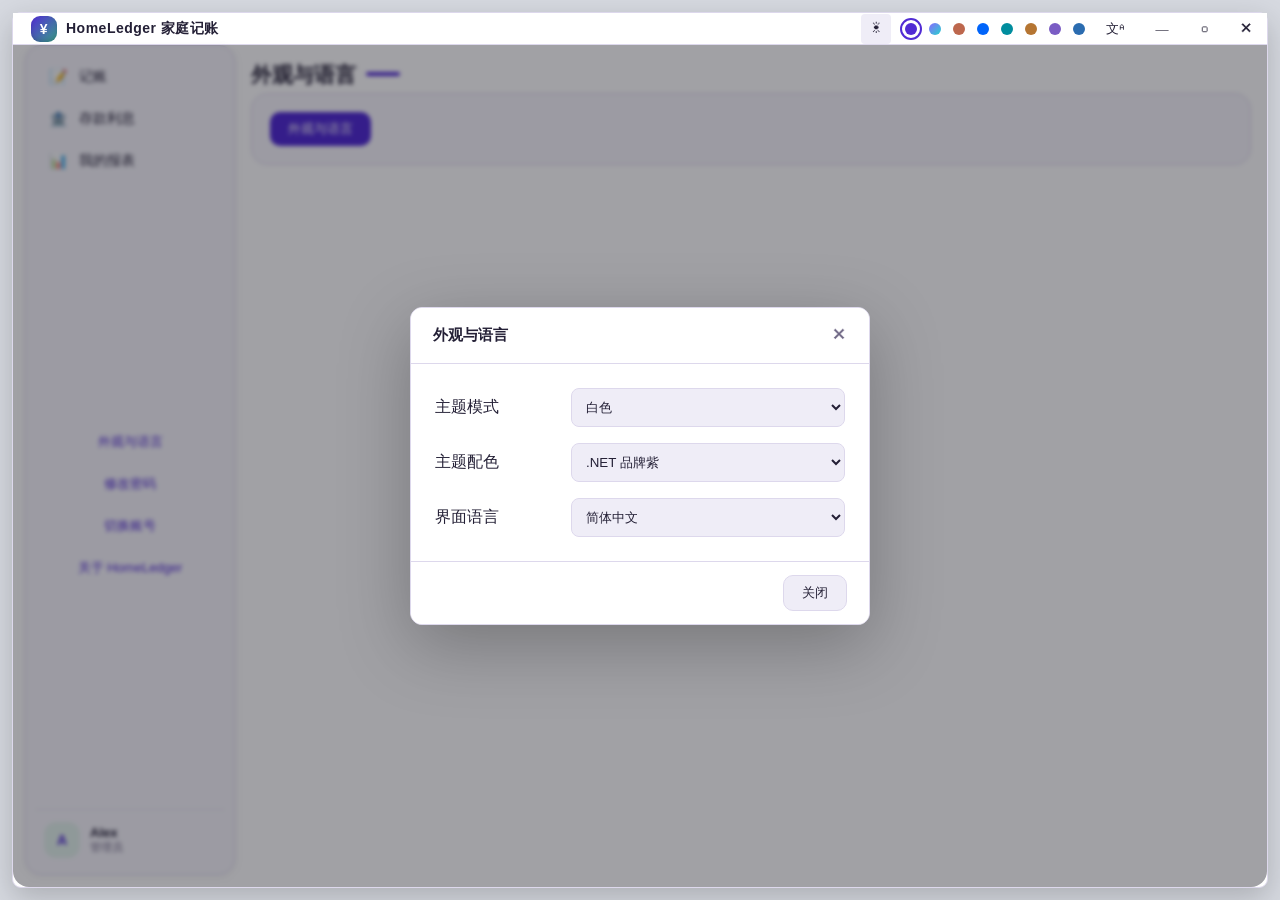
<file: design/mockups/settings.html>
<!DOCTYPE html>
<html lang="zh-CN"><head><meta charset="UTF-8"><title>HomeLedger · 外观与语言</title><link rel="stylesheet" href="shared.css"><link rel="stylesheet" href="product.css">
</head><body><div class="titlebar"><div class="logo"><div class="icon">¥</div>HomeLedger 家庭记账</div><div class="spacer"></div><div class="wbtn">—</div><div class="wbtn">▢</div><div class="wbtn close">✕</div></div><div class="body"><aside class="sidebar"><a class="nav-item" href="member-ledger.html"><span class="ico">📝</span>记账</a><a class="nav-item" href="member-deposits.html"><span class="ico">🏦</span>存款利息</a><a class="nav-item" href="member-report.html"><span class="ico">📊</span>我的报表</a><div class="user"><div class="avatar">A</div><div><div class="name">Alex</div><div class="role">管理员</div></div></div></aside><main class="main"><div class="page-title">外观与语言</div><div class="card"><button class="btn primary" data-action="appearance" data-key="AppearanceTitle"></button></div></main></div><script src="product-resources.js"></script><script src="product.js"></script>
</body></html>
</file>
<file: design/mockups/shared.css>
/* HomeLedger「玉账」原型共享样式 — 玉绿 × 暖金 × 米白纸感 */
* { margin: 0; padding: 0; box-sizing: border-box; }

:root {
  --jade: #147d64;          /* 玉绿主色 */
  --jade-deep: #0c5a48;
  --jade-soft: #e3f2ec;
  --gold: #d9a441;          /* 暖金点缀 */
  --gold-soft: #f9efdb;
  --bg: #f7f5f0;            /* 米白纸感 */
  --card: #ffffff;
  --border: #e9e5dc;
  --text: #2b2f2c;
  --text-2: #5a6058;
  --text-3: #99a096;
  --ink-red: #c4553d;       /* 赭红 · 支出 */
  --ink-green: #2f9e6e;     /* 竹绿 · 收入 */
  --sidebar-w: 208px;
  --radius-win: 16px;
  --radius-card: 16px;
  --shadow-card: 0 2px 10px rgba(60, 72, 60, .06);
  --shadow-win: 0 24px 80px rgba(40, 60, 50, .25);
  --num-font: Georgia, "Times New Roman", "Microsoft YaHei", serif;
}

body {
  font-family: "Segoe UI", "Microsoft YaHei", sans-serif;
  background: linear-gradient(150deg, #eef2ea 0%, #f7f5f0 40%, #f3efe6 100%);
  color: var(--text);
  width: 1280px; height: 840px;
  overflow: hidden;
  display: flex; flex-direction: column;
  margin: 24px auto;
  border-radius: var(--radius-win);
  box-shadow: var(--shadow-win), 0 0 0 1px rgba(40,60,50,.08);
}

/* ── 窗体：圆角 + 细描边，标题栏融入 ── */
.titlebar {
  height: 46px;
  background: linear-gradient(90deg, rgba(20,125,100,.06), rgba(217,164,65,.05));
  display: flex; align-items: center;
  padding: 0 16px; gap: 10px;
  font-size: 13px; color: var(--text-2);
}
.titlebar .logo { display: flex; align-items: center; gap: 9px; font-weight: 600; color: var(--text); font-size: 14px; letter-spacing: .5px; }
.titlebar .logo .icon {
  width: 26px; height: 26px; border-radius: 9px;
  background: linear-gradient(135deg, var(--jade), #3aa08a);
  color: #fff; display: flex; align-items: center; justify-content: center;
  font-size: 14px; box-shadow: inset 0 -2px 4px rgba(0,0,0,.15);
}
.titlebar .spacer { flex: 1; }
.titlebar .wbtn {
  width: 30px; height: 26px; border-radius: 7px;
  display: flex; align-items: center; justify-content: center;
  font-size: 11px; color: var(--text-3);
}
.titlebar .wbtn:hover { background: rgba(0,0,0,.06); color: var(--text-2); }
.titlebar .wbtn.close:hover { background: var(--ink-red); color: #fff; }

.body { flex: 1; display: flex; min-height: 0; }

/* ── 侧边导航：纸面浮层，胶囊项 ── */
.sidebar {
  width: var(--sidebar-w);
  margin: 0 10px 12px 12px;
  background: var(--card);
  border: 1px solid var(--border);
  border-radius: var(--radius-card);
  box-shadow: var(--shadow-card);
  padding: 14px 10px 10px;
  display: flex; flex-direction: column; gap: 4px;
}
.nav-item {
  display: flex; align-items: center; gap: 11px;
  padding: 10px 13px; border-radius: 11px;
  font-size: 14px; color: var(--text-2); cursor: default;
  transition: all .15s;
}
.nav-item .ico { width: 19px; text-align: center; font-size: 15px; }
.nav-item:hover { background: #f3f1ea; }
.nav-item.active {
  background: linear-gradient(135deg, var(--jade), #1d9379);
  color: #fff; font-weight: 600;
  box-shadow: 0 4px 12px rgba(20,125,100,.3);
}
.sidebar .user {
  margin-top: auto;
  border-top: 1px dashed var(--border);
  padding: 12px 8px 4px;
  display: flex; align-items: center; gap: 10px;
}
.avatar {
  width: 36px; height: 36px; border-radius: 12px;
  background: var(--jade-soft); color: var(--jade-deep);
  display: flex; align-items: center; justify-content: center;
  font-weight: 700; font-size: 14px;
}
.user .name { font-size: 13px; font-weight: 600; }
.user .role { font-size: 11px; color: var(--text-3); }

/* ── 主区域 ── */
.main { flex: 1; padding: 18px 24px 20px 8px; overflow: auto; min-width: 0; }
.page-title { font-size: 21px; font-weight: 700; margin-bottom: 4px; }
.page-title::after {
  content: ""; display: inline-block; width: 34px; height: 4px;
  border-radius: 2px; margin-left: 10px; vertical-align: 6px;
  background: linear-gradient(90deg, var(--gold), transparent);
}
.page-sub { font-size: 13px; color: var(--text-3); margin-bottom: 16px; }

/* ── 卡片 ── */
.card {
  background: var(--card); border: 1px solid var(--border);
  border-radius: var(--radius-card);
  box-shadow: var(--shadow-card);
  padding: 18px;
}
.card h3 { font-size: 14px; font-weight: 600; margin-bottom: 12px; }
.grid { display: grid; gap: 14px; }
.cols-4 { grid-template-columns: repeat(4, 1fr); }
.cols-3 { grid-template-columns: repeat(3, 1fr); }
.cols-2 { grid-template-columns: 1fr 1fr; }

.stat .label { font-size: 12px; color: var(--text-3); margin-bottom: 7px; display: flex; align-items: center; gap: 6px; }
.stat .label::before { content: ""; width: 6px; height: 6px; border-radius: 2px; background: var(--gold); }
.stat .value { font-size: 25px; font-weight: 700; font-family: var(--num-font); font-variant-numeric: tabular-nums; letter-spacing: .3px; }
.stat .value.income { color: var(--ink-green); }
.stat .value.expense { color: var(--ink-red); }
.stat .value.rate { color: var(--jade); }

/* ── 表单控件 ── */
.btn {
  display: inline-flex; align-items: center; justify-content: center; gap: 6px;
  padding: 8px 18px; border-radius: 10px; border: 1px solid var(--border);
  background: #fff; color: var(--text-2); font-size: 13px; cursor: default;
}
.btn:hover { border-color: var(--jade); color: var(--jade); }
.btn.primary {
  background: linear-gradient(135deg, var(--jade), #1d9379);
  border: none; color: #fff; font-weight: 500;
  box-shadow: 0 4px 12px rgba(20,125,100,.28);
}
.btn.danger { color: var(--ink-red); }
.btn.danger:hover { border-color: var(--ink-red); }
.btn.sm { padding: 4px 11px; font-size: 12px; }
.btn.link { border: none; background: none; color: var(--jade); padding: 4px 6px; }

.input, .select {
  height: 36px; padding: 0 12px; border: 1px solid var(--border);
  border-radius: 10px; background: #fff; font-size: 13px; color: var(--text);
  display: inline-flex; align-items: center; min-width: 120px;
  box-shadow: inset 0 1px 2px rgba(60,72,60,.04);
}
.input:focus, .select:focus { outline: none; border-color: var(--jade); box-shadow: 0 0 0 3px rgba(20,125,100,.15); }
.field { display: flex; flex-direction: column; gap: 6px; }
.field > label { font-size: 12px; color: var(--text-2); }
.input.big {
  height: 48px; font-size: 21px; font-weight: 700;
  font-family: var(--num-font);
  border-radius: 12px;
}

.seg { display: inline-flex; background: #efede6; border-radius: 11px; padding: 3px; gap: 2px; }
.seg span { padding: 6px 18px; font-size: 13px; color: var(--text-2); border-radius: 8px; }
.seg span.on { background: #fff; color: var(--jade-deep); font-weight: 600; box-shadow: 0 1px 4px rgba(60,72,60,.12); }

/* ── 表格 ── */
table { width: 100%; border-collapse: collapse; font-size: 13px; }
th {
  text-align: left; padding: 9px 10px; color: var(--text-3);
  font-weight: 500; font-size: 12px; border-bottom: 1px solid var(--border);
}
td { padding: 10px 10px; border-bottom: 1px dashed #eeeadf; font-variant-numeric: tabular-nums; }
tr:last-child td { border-bottom: none; }
tr:hover td { background: #f8f7f2; }
td.amount-in { color: var(--ink-green); font-weight: 600; }
td.amount-out { color: var(--ink-red); font-weight: 600; }

.tag {
  display: inline-flex; align-items: center;
  padding: 2px 9px; border-radius: 6px; font-size: 11px; font-weight: 500;
}
.tag.green { background: var(--jade-soft); color: var(--ink-green); }
.tag.red { background: #f9e9e4; color: var(--ink-red); }
.tag.blue { background: var(--jade-soft); color: var(--jade-deep); }
.tag.gray { background: #f0eee8; color: var(--text-3); }
.tag.orange { background: var(--gold-soft); color: #a97822; }

/* ── 图表（纯 CSS 示意） ── */
.chart-bars { display: flex; align-items: flex-end; gap: 14px; height: 180px; padding: 8px 4px 0; }
.chart-bars .bar-g { flex: 1; display: flex; flex-direction: column; justify-content: flex-end; gap: 3px; height: 100%; }
.chart-bars .m { text-align: center; font-size: 11px; color: var(--text-3); padding-top: 5px; }
.bar { border-radius: 5px 5px 2px 2px; }
.bar.in { background: linear-gradient(180deg, #35ab7d, var(--ink-green)); }
.bar.out { background: linear-gradient(180deg, #d97a63, var(--ink-red)); opacity: .8; }

.chart-legend { display: flex; gap: 16px; font-size: 12px; color: var(--text-2); margin-top: 10px; }
.chart-legend i { display: inline-block; width: 10px; height: 10px; border-radius: 3px; margin-right: 5px; }

.donut {
  width: 150px; height: 150px; border-radius: 50%;
  background: conic-gradient(var(--jade) 0 40%, var(--gold) 40% 62%, var(--ink-green) 62% 80%, var(--ink-red) 80% 92%, #b9bdb4 92% 100%);
  position: relative; margin: 8px auto;
  box-shadow: inset 0 0 0 1px rgba(0,0,0,.04);
}
.donut::after { content: ""; position: absolute; inset: 36px; background: #fff; border-radius: 50%; box-shadow: 0 1px 4px rgba(0,0,0,.06); }
.legend-list { font-size: 12px; color: var(--text-2); }
.legend-list li { display: flex; align-items: center; gap: 8px; padding: 5px 0; list-style: none; }
.legend-list b { margin-left: auto; font-variant-numeric: tabular-nums; font-weight: 600; }

/* ── 弹窗 ── */
.overlay {
  position: absolute; inset: 0; background: rgba(43,47,44,.4);
  backdrop-filter: blur(2px);
  display: flex; align-items: center; justify-content: center; z-index: 10;
  border-radius: 0 0 var(--radius-win) var(--radius-win);
}
.modal {
  background: #fff; border-radius: 18px; width: 460px;
  box-shadow: 0 20px 60px rgba(20,50,40,.3); overflow: hidden;
  border: 1px solid var(--border);
}
.modal .m-head { padding: 18px 22px; font-size: 15px; font-weight: 700; border-bottom: 1px solid var(--border); display: flex; }
.modal .m-head .x { margin-left: auto; color: var(--text-3); font-weight: 400; }
.modal .m-body { padding: 20px 22px; display: flex; flex-direction: column; gap: 14px; }
.modal .m-foot { padding: 13px 22px; border-top: 1px solid var(--border); display: flex; justify-content: flex-end; gap: 10px; }
.modal p.tip { font-size: 13px; color: var(--text-2); line-height: 1.7; }
.modal .kv { display: flex; justify-content: space-between; font-size: 13px; padding: 4px 0; }
.modal .kv b { font-variant-numeric: tabular-nums; }

/* ── 其他 ── */
.chip-row { display: flex; gap: 8px; flex-wrap: wrap; align-items: center; }
.chip {
  padding: 5px 14px; border-radius: 18px; font-size: 12px;
  background: #fff; border: 1px solid var(--border); color: var(--text-2);
}
.chip.on { background: var(--jade-soft); border-color: var(--jade); color: var(--jade-deep); font-weight: 500; }
.toolbar { display: flex; gap: 10px; align-items: center; flex-wrap: wrap; }
.toolbar .grow { flex: 1; }
.divider { height: 1px; background: var(--border); margin: 14px 0; }
.muted { color: var(--text-3); font-size: 12px; }
</file>
<file: design/mockups/product.css>
/* 产品原型与共享 Studio 八色三态对齐，保留原卡片和表格结构。 */
body { margin:0; border-radius:0; box-shadow:none; background:var(--bg); border:1px solid var(--border); }
.titlebar { height:32px; min-height:32px; background:var(--bg); }
.titlebar .logo { color:var(--text); font-size:14px; }
.sidebar { width:210px; min-width:210px; margin:0 0 12px 12px; background:var(--card); padding:12px 10px; }
.main { padding:16px; }
.card { background:var(--card); border-color:var(--border); box-shadow:none; }
.page-title { font-size:21px; }
.page-title::after { background:var(--jade); }
.page-sub { margin-bottom:16px; }
.nav-item.active,.nav-item.active:hover { background:var(--primary); color:var(--on-primary); box-shadow:none; }
.btn.primary { background:var(--primary); border-color:var(--primary); color:var(--on-primary); box-shadow:none; }
.btn.primary:hover { background:var(--primary-hover); border-color:var(--primary-hover); color:var(--on-primary); }
.btn.primary:active { background:var(--primary-pressed); border-color:var(--primary-pressed); color:var(--on-primary); }
.btn.primary:disabled { background:var(--primary); border-color:var(--primary); color:var(--on-primary); opacity:.4; cursor:default; }
.nav-item:hover { background:var(--raised); }
.nav-item { text-decoration:none; color:var(--text); }
.input,.select,.btn,.seg,.tag.gray,.pager .pg { background:var(--raised); border-color:var(--border); color:var(--text); }
.input,.select { min-width:0; }
.seg .on { background:var(--card); color:var(--jade); }
.quick { display:flex; flex-wrap:wrap; gap:12px; align-items:flex-end; }
.quick > .field { flex:0 0 160px; }
.quick > .field:first-child { flex-basis:170px; }
.quick > .field:nth-child(3) { flex-basis:150px; }
.quick > .field:nth-child(5) { flex:1 0 130px; }
.quick > .field:last-child { flex-basis:120px; }
.toolbar { flex-wrap:wrap; gap:10px; }
.user { margin-top:auto; }
.user .role { white-space:normal; }
.product-actions { margin-top:auto; display:flex; flex-direction:column; gap:8px; padding-top:20px; }
.product-actions .btn { border:none; background:transparent; color:var(--jade); text-align:center; justify-content:center; }
.overlay { display:none; position:absolute; inset:32px 0 0; z-index:20; background:rgba(10,10,20,.38); align-items:center; justify-content:center; }
.overlay.open { display:flex; }
.modal { width:620px; max-height:760px; overflow:auto; background:var(--bg); color:var(--text); border:1px solid var(--border); border-radius:12px; box-shadow:0 20px 70px #0004; }
.modal .m-head,.modal .m-foot { background:var(--bg); border-color:var(--border); }
.modal .m-body { padding:24px; }
.m-head .x { cursor:pointer; }
.about-heading { display:flex; align-items:center; gap:14px; margin-bottom:20px; }
.about-heading img { width:44px; height:44px; }
.about-heading h2 { font-size:22px; margin-bottom:5px; }
.about-info { display:grid; grid-template-columns:100px 1fr; gap:12px 20px; font-size:13px; }
.about-info dt { color:var(--text-3); }
.about-info dd { margin:0; overflow-wrap:anywhere; }
.update-row { display:flex; align-items:center; gap:16px; justify-content:space-between; }
.update-row p { font-size:12px; color:var(--text-3); margin-top:5px; }
.update-status { margin-top:12px; font-size:13px; }
.update-progress { width:100%; accent-color:var(--jade); margin-top:10px; }
.settings-grid { display:grid; grid-template-columns:120px 1fr; align-items:center; gap:16px; }
.settings-grid select { padding:10px; color:var(--text); background:var(--raised); border:1px solid var(--border); border-radius:8px; }
.btn { cursor:pointer; }
.input[contenteditable] { cursor:text; }
.input[data-placeholder]:empty::before { content:attr(data-placeholder);color:var(--text-3);pointer-events:none; }
.prototype-field { display:flex;flex-direction:column;gap:6px;margin-bottom:16px;font-size:13px; }
.prototype-field input { width:100%;padding:10px;border:1px solid var(--border);border-radius:8px;background:var(--raised);color:var(--text); }
.prototype-toast { position:absolute; bottom:20px; right:20px; padding:12px 18px; background:var(--card); border:1px solid var(--border); border-radius:10px; font-size:13px; z-index:50; }
.login-wrap { background:var(--bg) !important; }
.login-card { background:var(--card) !important; border-color:var(--border) !important; }
.login-card .logo .icon { background:var(--primary); color:var(--on-primary); }
input { accent-color:var(--jade); }
th,td { border-color:var(--border); }
tr:hover td { background:var(--raised); }

/* 单独复制的每一页都保留可见桌面外框。 */
html{background:#d6d9e0}
body{width:calc(100vw - 24px);height:calc(100vh - 24px);margin:12px;border-radius:9px;box-shadow:0 10px 30px #0003;position:relative}
body.maximized{width:100vw;height:100vh;margin:0;border-radius:0}
body[data-window-state]>:not(#prototype-window-state){display:none!important}
body[data-window-state]{border:0;box-shadow:none}
#prototype-window-state{position:fixed;inset:0;display:flex;flex-direction:column;align-items:center;justify-content:center;gap:12px;background:var(--bg);color:var(--text)}
#prototype-window-state[hidden]{display:none}
#restore-window{padding:8px 18px;border:1px solid var(--border);border-radius:6px;background:var(--raised);color:var(--text);cursor:pointer}
.titlebar{padding-right:0;border-bottom:1px solid var(--border);gap:0;flex:none}
.titlebar .logo{margin-left:2px}.titlebar .wbtn{width:42px;height:31px;border:none;border-radius:0;padding:0;background:transparent;font:13px Segoe UI;color:var(--text-2);cursor:pointer}
.titlebar .wbtn:focus-visible{outline:2px solid var(--jade);outline-offset:-2px}
.titlebar>.btn{margin-right:10px}

.studio-title-controls{display:flex;align-items:center;gap:8px;height:31px;margin:0 8px;flex:none}.studio-title-controls button{height:30px;min-width:0;padding:0;background:transparent;border:0;border-radius:4px;cursor:pointer;color:var(--text);font:15px Segoe UI}#title-mode{width:30px;background:var(--raised)}.title-palettes{display:flex}.title-palettes button{width:24px;display:flex;align-items:center;justify-content:center}.title-palettes i{width:12px;height:12px;border-radius:50%}.title-palettes [aria-pressed=true] i{outline:2px solid var(--jade);outline-offset:3px}#title-language{position:relative}#title-language summary{list-style:none;height:30px;width:34px;cursor:pointer;display:flex;align-items:center;justify-content:center;font-size:13px}#title-language>div{position:absolute;right:0;top:32px;background:var(--bg);border:1px solid var(--border);border-radius:6px;padding:5px;min-width:150px;z-index:30;box-shadow:0 8px 22px #0003}#title-language>div button{display:block;width:100%;text-align:left;padding:5px 10px;font-size:12px}#title-language [aria-checked=true]{background:var(--raised);color:var(--jade)}
</file>
